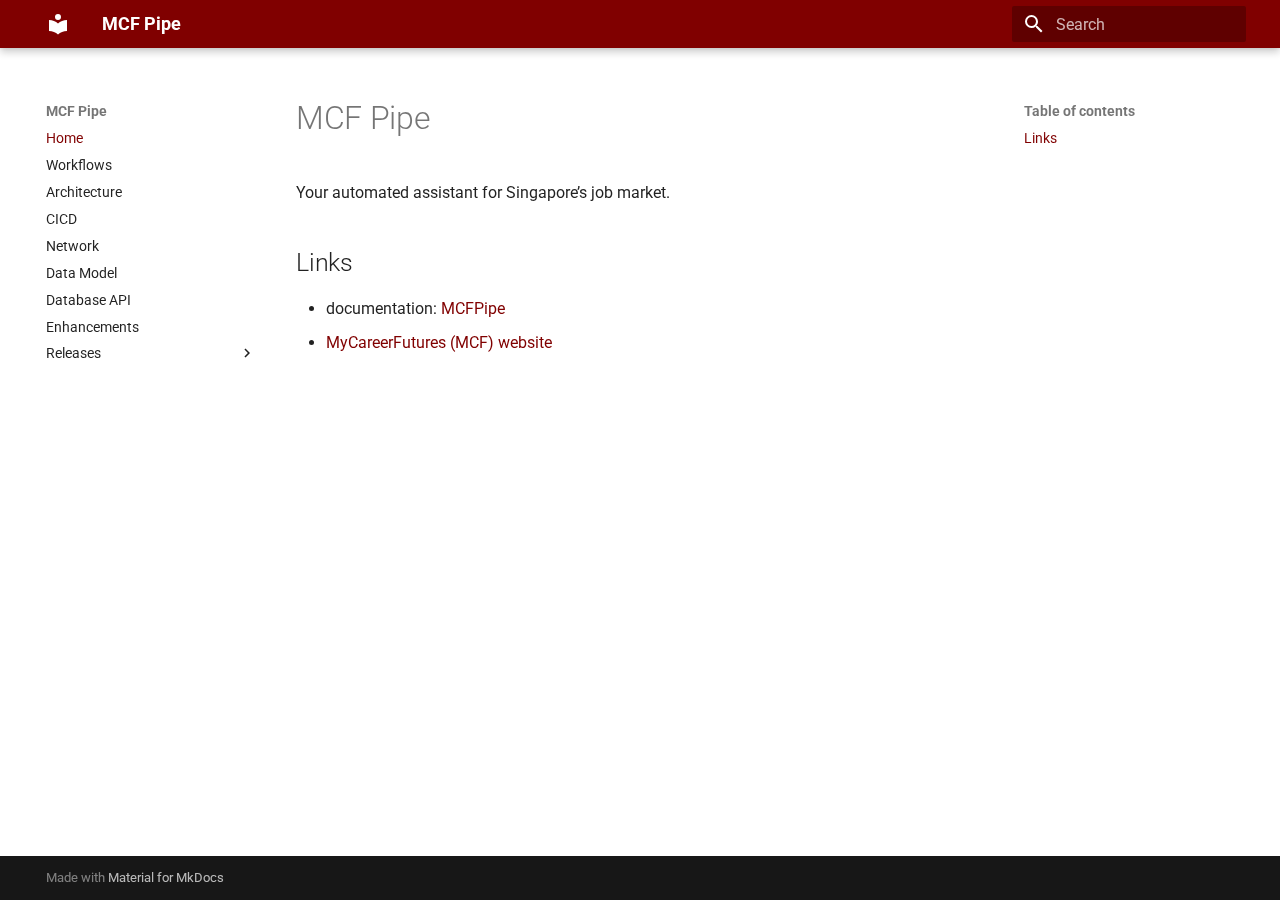
<file: index.html>
<!doctype html>
<html lang="en" class="no-js">
  <head>
    
      <meta charset="utf-8">
      <meta name="viewport" content="width=device-width,initial-scale=1">
      
      
      
      
      
        <link rel="next" href="workflows/">
      
      
      <link rel="icon" href="assets/images/favicon.png">
      <meta name="generator" content="mkdocs-1.6.1, mkdocs-material-9.6.16">
    
    
      
        <title>MCF Pipe</title>
      
    
    
      <link rel="stylesheet" href="assets/stylesheets/main.7e37652d.min.css">
      
        
        <link rel="stylesheet" href="assets/stylesheets/palette.06af60db.min.css">
      
      


    
    
      
    
    
      
        
        
        <link rel="preconnect" href="https://fonts.gstatic.com" crossorigin>
        <link rel="stylesheet" href="https://fonts.googleapis.com/css?family=Roboto:300,300i,400,400i,700,700i%7CRoboto+Mono:400,400i,700,700i&display=fallback">
        <style>:root{--md-text-font:"Roboto";--md-code-font:"Roboto Mono"}</style>
      
    
    
      <link rel="stylesheet" href="stylesheets/overrides.css">
    
    <script>__md_scope=new URL(".",location),__md_hash=e=>[...e].reduce(((e,_)=>(e<<5)-e+_.charCodeAt(0)),0),__md_get=(e,_=localStorage,t=__md_scope)=>JSON.parse(_.getItem(t.pathname+"."+e)),__md_set=(e,_,t=localStorage,a=__md_scope)=>{try{t.setItem(a.pathname+"."+e,JSON.stringify(_))}catch(e){}}</script>
    
      

    
    
    
  </head>
  
  
    
    
    
    
    
    <body dir="ltr" data-md-color-scheme="default" data-md-color-primary="custom" data-md-color-accent="custom">
  
    
    <input class="md-toggle" data-md-toggle="drawer" type="checkbox" id="__drawer" autocomplete="off">
    <input class="md-toggle" data-md-toggle="search" type="checkbox" id="__search" autocomplete="off">
    <label class="md-overlay" for="__drawer"></label>
    <div data-md-component="skip">
      
        
        <a href="#mcf-pipe" class="md-skip">
          Skip to content
        </a>
      
    </div>
    <div data-md-component="announce">
      
    </div>
    
    
      

  

<header class="md-header md-header--shadow" data-md-component="header">
  <nav class="md-header__inner md-grid" aria-label="Header">
    <a href="." title="MCF Pipe" class="md-header__button md-logo" aria-label="MCF Pipe" data-md-component="logo">
      
  
  <svg xmlns="http://www.w3.org/2000/svg" viewBox="0 0 24 24"><path d="M12 8a3 3 0 0 0 3-3 3 3 0 0 0-3-3 3 3 0 0 0-3 3 3 3 0 0 0 3 3m0 3.54C9.64 9.35 6.5 8 3 8v11c3.5 0 6.64 1.35 9 3.54 2.36-2.19 5.5-3.54 9-3.54V8c-3.5 0-6.64 1.35-9 3.54"/></svg>

    </a>
    <label class="md-header__button md-icon" for="__drawer">
      
      <svg xmlns="http://www.w3.org/2000/svg" viewBox="0 0 24 24"><path d="M3 6h18v2H3zm0 5h18v2H3zm0 5h18v2H3z"/></svg>
    </label>
    <div class="md-header__title" data-md-component="header-title">
      <div class="md-header__ellipsis">
        <div class="md-header__topic">
          <span class="md-ellipsis">
            MCF Pipe
          </span>
        </div>
        <div class="md-header__topic" data-md-component="header-topic">
          <span class="md-ellipsis">
            
              Home
            
          </span>
        </div>
      </div>
    </div>
    
      
    
    
    
    
      
      
        <label class="md-header__button md-icon" for="__search">
          
          <svg xmlns="http://www.w3.org/2000/svg" viewBox="0 0 24 24"><path d="M9.5 3A6.5 6.5 0 0 1 16 9.5c0 1.61-.59 3.09-1.56 4.23l.27.27h.79l5 5-1.5 1.5-5-5v-.79l-.27-.27A6.52 6.52 0 0 1 9.5 16 6.5 6.5 0 0 1 3 9.5 6.5 6.5 0 0 1 9.5 3m0 2C7 5 5 7 5 9.5S7 14 9.5 14 14 12 14 9.5 12 5 9.5 5"/></svg>
        </label>
        <div class="md-search" data-md-component="search" role="dialog">
  <label class="md-search__overlay" for="__search"></label>
  <div class="md-search__inner" role="search">
    <form class="md-search__form" name="search">
      <input type="text" class="md-search__input" name="query" aria-label="Search" placeholder="Search" autocapitalize="off" autocorrect="off" autocomplete="off" spellcheck="false" data-md-component="search-query" required>
      <label class="md-search__icon md-icon" for="__search">
        
        <svg xmlns="http://www.w3.org/2000/svg" viewBox="0 0 24 24"><path d="M9.5 3A6.5 6.5 0 0 1 16 9.5c0 1.61-.59 3.09-1.56 4.23l.27.27h.79l5 5-1.5 1.5-5-5v-.79l-.27-.27A6.52 6.52 0 0 1 9.5 16 6.5 6.5 0 0 1 3 9.5 6.5 6.5 0 0 1 9.5 3m0 2C7 5 5 7 5 9.5S7 14 9.5 14 14 12 14 9.5 12 5 9.5 5"/></svg>
        
        <svg xmlns="http://www.w3.org/2000/svg" viewBox="0 0 24 24"><path d="M20 11v2H8l5.5 5.5-1.42 1.42L4.16 12l7.92-7.92L13.5 5.5 8 11z"/></svg>
      </label>
      <nav class="md-search__options" aria-label="Search">
        
        <button type="reset" class="md-search__icon md-icon" title="Clear" aria-label="Clear" tabindex="-1">
          
          <svg xmlns="http://www.w3.org/2000/svg" viewBox="0 0 24 24"><path d="M19 6.41 17.59 5 12 10.59 6.41 5 5 6.41 10.59 12 5 17.59 6.41 19 12 13.41 17.59 19 19 17.59 13.41 12z"/></svg>
        </button>
      </nav>
      
    </form>
    <div class="md-search__output">
      <div class="md-search__scrollwrap" tabindex="0" data-md-scrollfix>
        <div class="md-search-result" data-md-component="search-result">
          <div class="md-search-result__meta">
            Initializing search
          </div>
          <ol class="md-search-result__list" role="presentation"></ol>
        </div>
      </div>
    </div>
  </div>
</div>
      
    
    
  </nav>
  
</header>
    
    <div class="md-container" data-md-component="container">
      
      
        
          
        
      
      <main class="md-main" data-md-component="main">
        <div class="md-main__inner md-grid">
          
            
              
              <div class="md-sidebar md-sidebar--primary" data-md-component="sidebar" data-md-type="navigation" >
                <div class="md-sidebar__scrollwrap">
                  <div class="md-sidebar__inner">
                    



<nav class="md-nav md-nav--primary" aria-label="Navigation" data-md-level="0">
  <label class="md-nav__title" for="__drawer">
    <a href="." title="MCF Pipe" class="md-nav__button md-logo" aria-label="MCF Pipe" data-md-component="logo">
      
  
  <svg xmlns="http://www.w3.org/2000/svg" viewBox="0 0 24 24"><path d="M12 8a3 3 0 0 0 3-3 3 3 0 0 0-3-3 3 3 0 0 0-3 3 3 3 0 0 0 3 3m0 3.54C9.64 9.35 6.5 8 3 8v11c3.5 0 6.64 1.35 9 3.54 2.36-2.19 5.5-3.54 9-3.54V8c-3.5 0-6.64 1.35-9 3.54"/></svg>

    </a>
    MCF Pipe
  </label>
  
  <ul class="md-nav__list" data-md-scrollfix>
    
      
      
  
  
    
  
  
  
    <li class="md-nav__item md-nav__item--active">
      
      <input class="md-nav__toggle md-toggle" type="checkbox" id="__toc">
      
      
        
      
      
        <label class="md-nav__link md-nav__link--active" for="__toc">
          
  
  
  <span class="md-ellipsis">
    Home
    
  </span>
  

          <span class="md-nav__icon md-icon"></span>
        </label>
      
      <a href="." class="md-nav__link md-nav__link--active">
        
  
  
  <span class="md-ellipsis">
    Home
    
  </span>
  

      </a>
      
        

<nav class="md-nav md-nav--secondary" aria-label="Table of contents">
  
  
  
    
  
  
    <label class="md-nav__title" for="__toc">
      <span class="md-nav__icon md-icon"></span>
      Table of contents
    </label>
    <ul class="md-nav__list" data-md-component="toc" data-md-scrollfix>
      
        <li class="md-nav__item">
  <a href="#links" class="md-nav__link">
    <span class="md-ellipsis">
      Links
    </span>
  </a>
  
</li>
      
    </ul>
  
</nav>
      
    </li>
  

    
      
      
  
  
  
  
    <li class="md-nav__item">
      <a href="workflows/" class="md-nav__link">
        
  
  
  <span class="md-ellipsis">
    Workflows
    
  </span>
  

      </a>
    </li>
  

    
      
      
  
  
  
  
    <li class="md-nav__item">
      <a href="architecture/" class="md-nav__link">
        
  
  
  <span class="md-ellipsis">
    Architecture
    
  </span>
  

      </a>
    </li>
  

    
      
      
  
  
  
  
    <li class="md-nav__item">
      <a href="cicd/" class="md-nav__link">
        
  
  
  <span class="md-ellipsis">
    CICD
    
  </span>
  

      </a>
    </li>
  

    
      
      
  
  
  
  
    <li class="md-nav__item">
      <a href="network/" class="md-nav__link">
        
  
  
  <span class="md-ellipsis">
    Network
    
  </span>
  

      </a>
    </li>
  

    
      
      
  
  
  
  
    <li class="md-nav__item">
      <a href="data_model/" class="md-nav__link">
        
  
  
  <span class="md-ellipsis">
    Data Model
    
  </span>
  

      </a>
    </li>
  

    
      
      
  
  
  
  
    <li class="md-nav__item">
      <a href="database_api/" class="md-nav__link">
        
  
  
  <span class="md-ellipsis">
    Database API
    
  </span>
  

      </a>
    </li>
  

    
      
      
  
  
  
  
    <li class="md-nav__item">
      <a href="enhancements/" class="md-nav__link">
        
  
  
  <span class="md-ellipsis">
    Enhancements
    
  </span>
  

      </a>
    </li>
  

    
      
      
  
  
  
  
    
    
    
    
    
    <li class="md-nav__item md-nav__item--nested">
      
        
        
        <input class="md-nav__toggle md-toggle " type="checkbox" id="__nav_9" >
        
          
          <label class="md-nav__link" for="__nav_9" id="__nav_9_label" tabindex="0">
            
  
  
  <span class="md-ellipsis">
    Releases
    
  </span>
  

            <span class="md-nav__icon md-icon"></span>
          </label>
        
        <nav class="md-nav" data-md-level="1" aria-labelledby="__nav_9_label" aria-expanded="false">
          <label class="md-nav__title" for="__nav_9">
            <span class="md-nav__icon md-icon"></span>
            Releases
          </label>
          <ul class="md-nav__list" data-md-scrollfix>
            
              
                
  
  
  
  
    <li class="md-nav__item">
      <a href="releases/010_cloud_infra/" class="md-nav__link">
        
  
  
  <span class="md-ellipsis">
    0.1.0
    
  </span>
  

      </a>
    </li>
  

              
            
          </ul>
        </nav>
      
    </li>
  

    
  </ul>
</nav>
                  </div>
                </div>
              </div>
            
            
              
              <div class="md-sidebar md-sidebar--secondary" data-md-component="sidebar" data-md-type="toc" >
                <div class="md-sidebar__scrollwrap">
                  <div class="md-sidebar__inner">
                    

<nav class="md-nav md-nav--secondary" aria-label="Table of contents">
  
  
  
    
  
  
    <label class="md-nav__title" for="__toc">
      <span class="md-nav__icon md-icon"></span>
      Table of contents
    </label>
    <ul class="md-nav__list" data-md-component="toc" data-md-scrollfix>
      
        <li class="md-nav__item">
  <a href="#links" class="md-nav__link">
    <span class="md-ellipsis">
      Links
    </span>
  </a>
  
</li>
      
    </ul>
  
</nav>
                  </div>
                </div>
              </div>
            
          
          
            <div class="md-content" data-md-component="content">
              <article class="md-content__inner md-typeset">
                
                  



<h1 id="mcf-pipe">MCF Pipe</h1>
<p>Your automated assistant for Singapore’s job market.</p>
<h2 id="links">Links</h2>
<ul>
<li>documentation: <a href="https://yayfalafels.github.io/mcfpipe/">MCFPipe</a></li>
<li><a href="https://www.mycareersfuture.gov.sg/">MyCareerFutures (MCF) website</a></li>
</ul>












                
              </article>
            </div>
          
          
<script>var target=document.getElementById(location.hash.slice(1));target&&target.name&&(target.checked=target.name.startsWith("__tabbed_"))</script>
        </div>
        
      </main>
      
        <footer class="md-footer">
  
  <div class="md-footer-meta md-typeset">
    <div class="md-footer-meta__inner md-grid">
      <div class="md-copyright">
  
  
    Made with
    <a href="https://squidfunk.github.io/mkdocs-material/" target="_blank" rel="noopener">
      Material for MkDocs
    </a>
  
</div>
      
    </div>
  </div>
</footer>
      
    </div>
    <div class="md-dialog" data-md-component="dialog">
      <div class="md-dialog__inner md-typeset"></div>
    </div>
    
    
    
      
      <script id="__config" type="application/json">{"base": ".", "features": [], "search": "assets/javascripts/workers/search.d50fe291.min.js", "tags": null, "translations": {"clipboard.copied": "Copied to clipboard", "clipboard.copy": "Copy to clipboard", "search.result.more.one": "1 more on this page", "search.result.more.other": "# more on this page", "search.result.none": "No matching documents", "search.result.one": "1 matching document", "search.result.other": "# matching documents", "search.result.placeholder": "Type to start searching", "search.result.term.missing": "Missing", "select.version": "Select version"}, "version": null}</script>
    
    
      <script src="assets/javascripts/bundle.50899def.min.js"></script>
      
    
  </body>
</html>
</file>
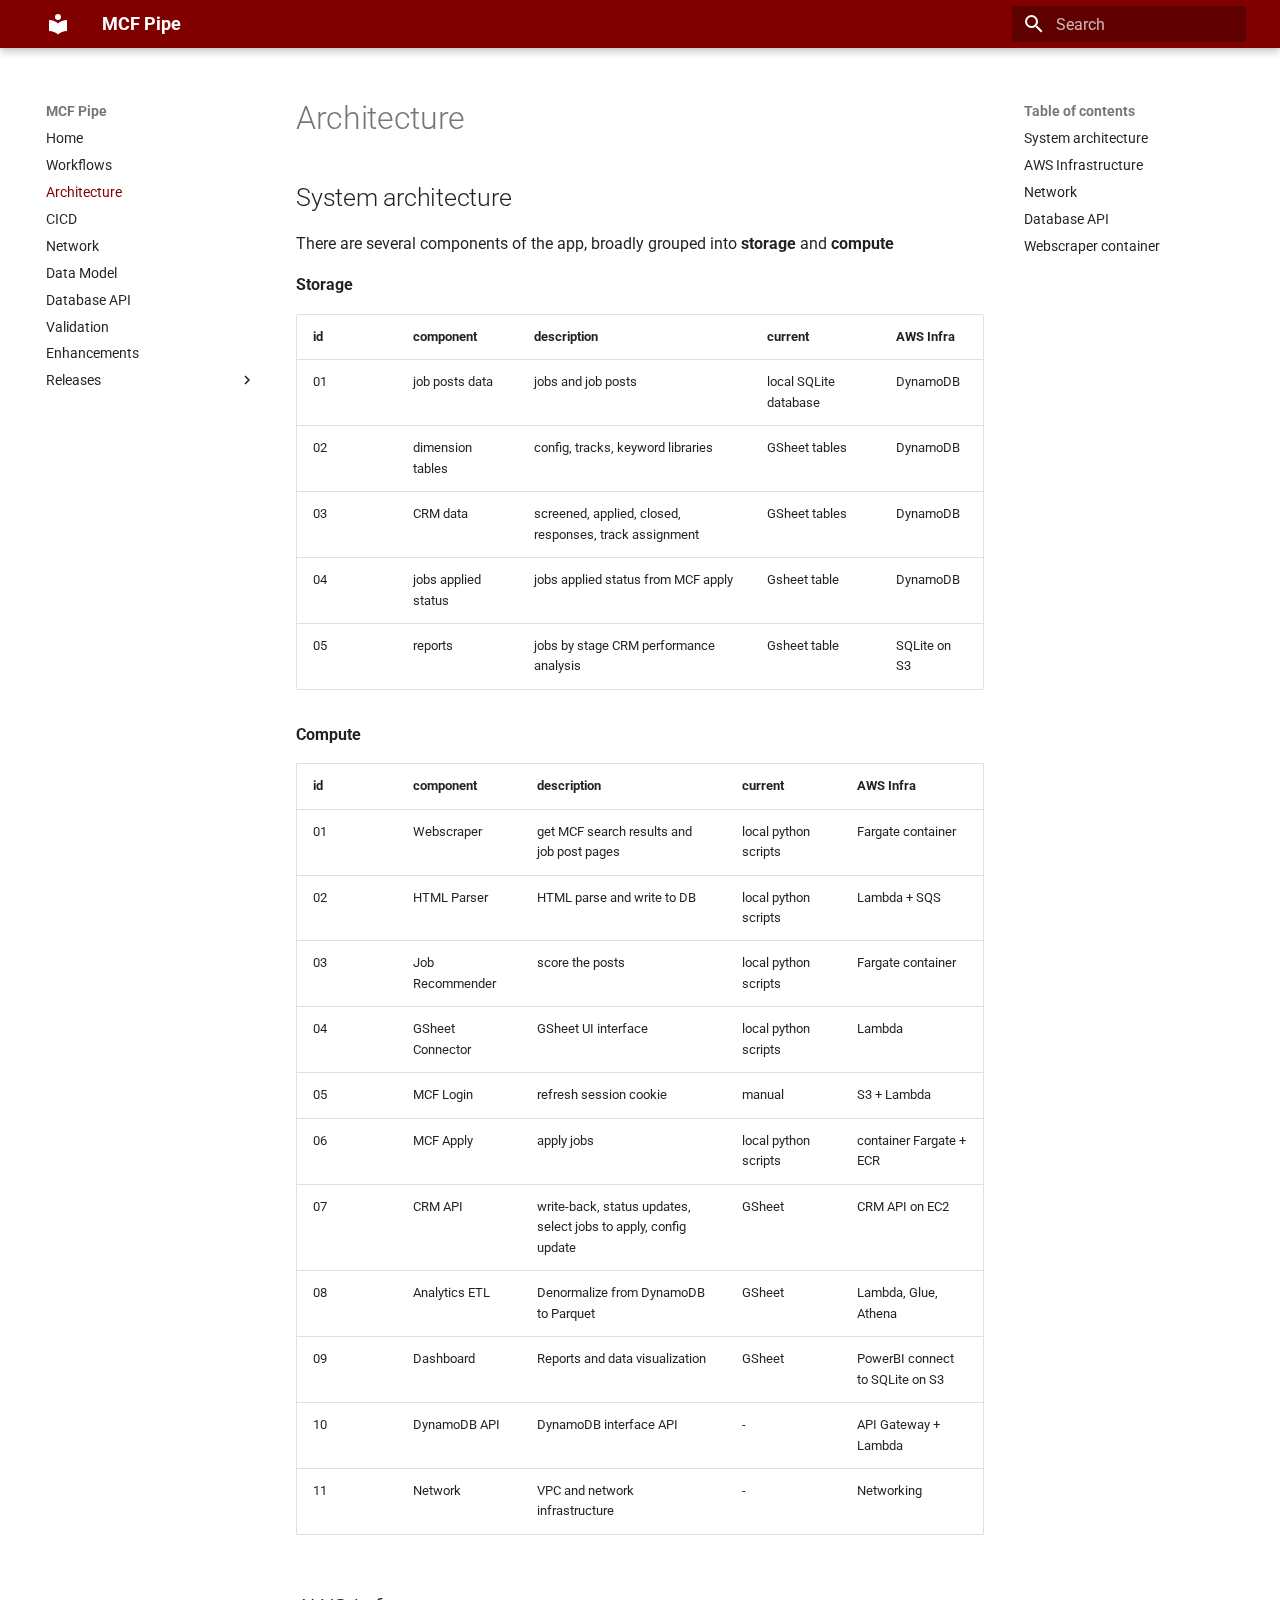
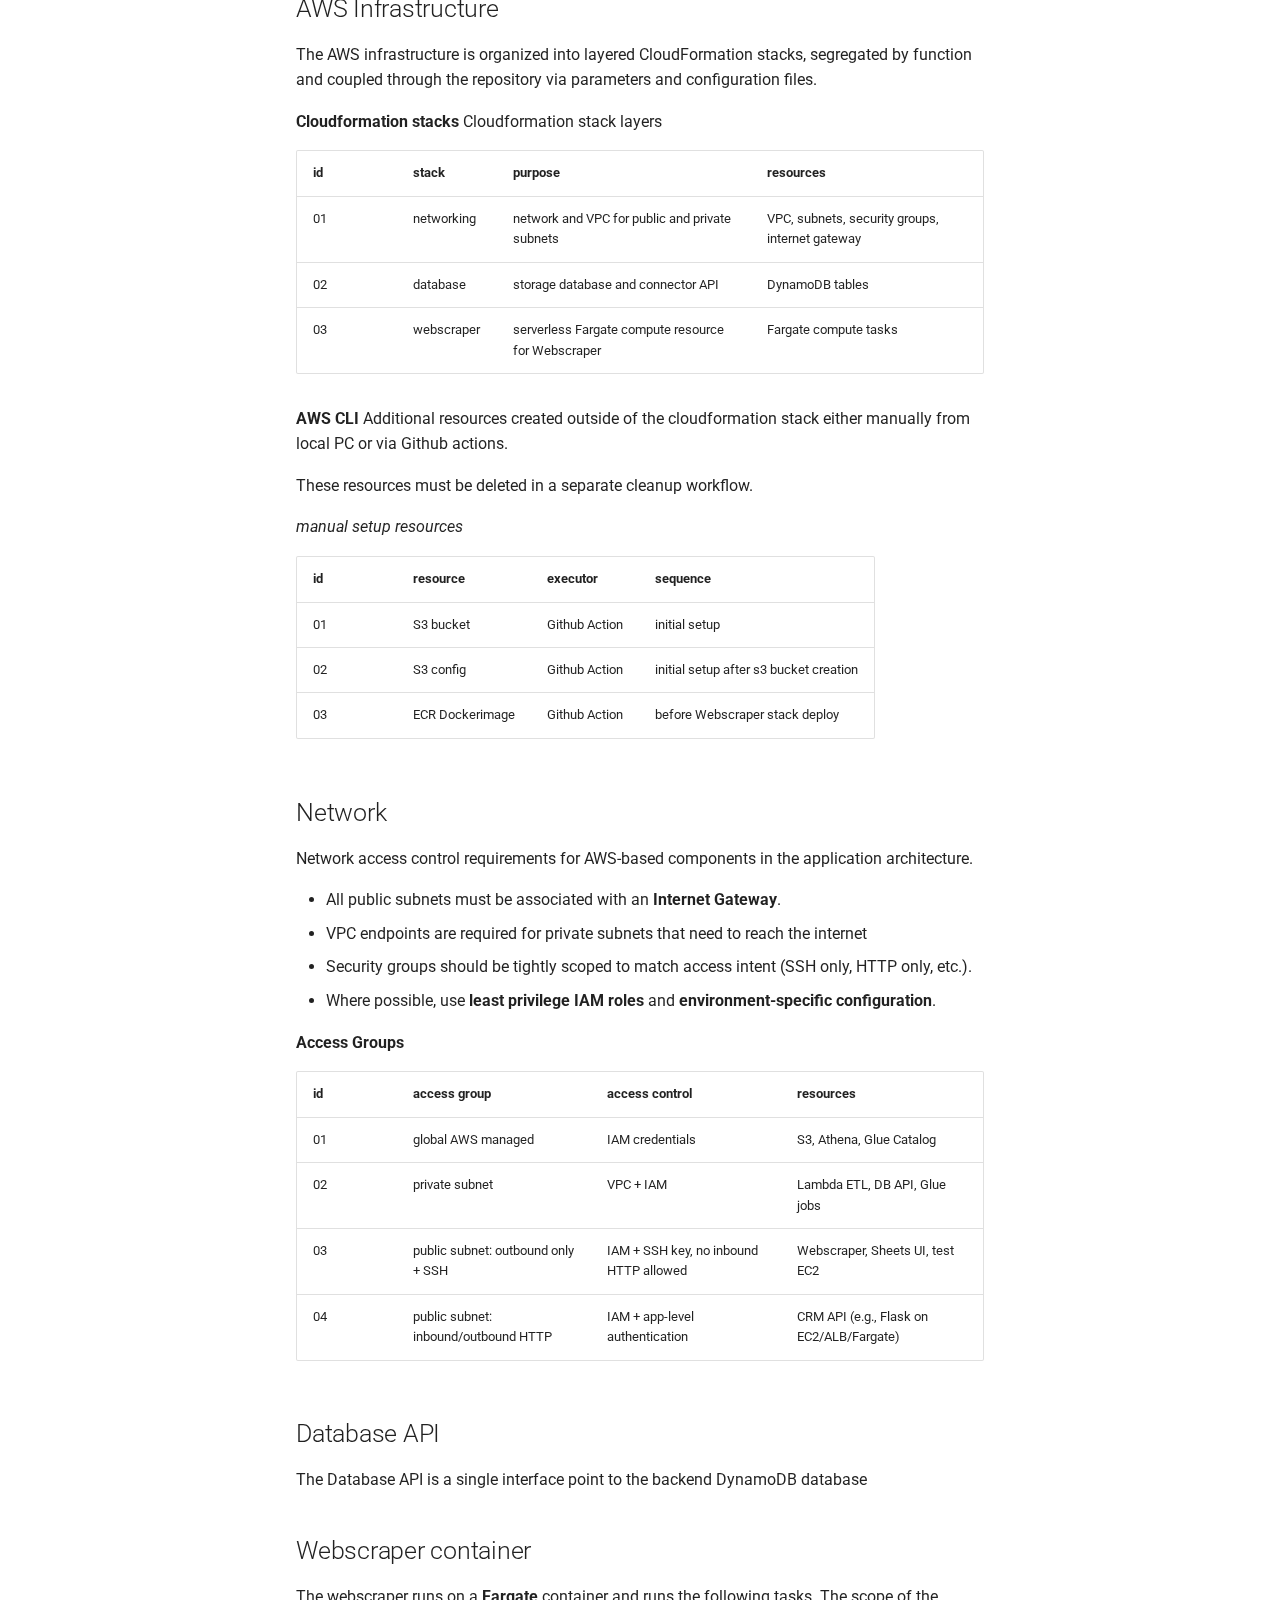
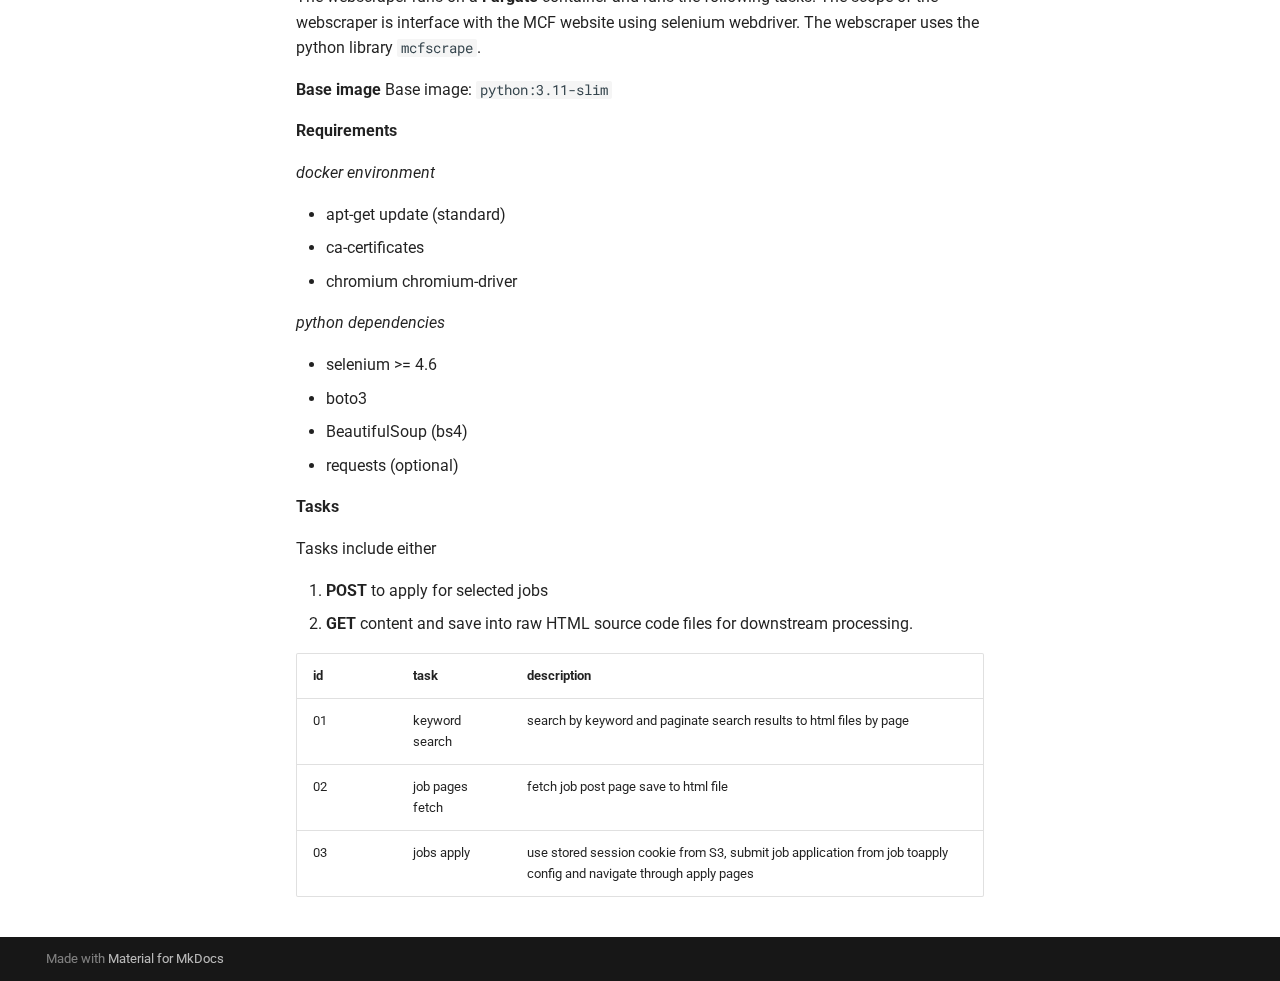
<file: architecture/index.html>
<!doctype html>
<html lang="en" class="no-js">
  <head>
    
      <meta charset="utf-8">
      <meta name="viewport" content="width=device-width,initial-scale=1">
      
      
      
      
        <link rel="prev" href="../workflows/">
      
      
        <link rel="next" href="../cicd/">
      
      
      <link rel="icon" href="../assets/images/favicon.png">
      <meta name="generator" content="mkdocs-1.6.1, mkdocs-material-9.6.16">
    
    
      
        <title>Architecture - MCF Pipe</title>
      
    
    
      <link rel="stylesheet" href="../assets/stylesheets/main.7e37652d.min.css">
      
        
        <link rel="stylesheet" href="../assets/stylesheets/palette.06af60db.min.css">
      
      


    
    
      
    
    
      
        
        
        <link rel="preconnect" href="https://fonts.gstatic.com" crossorigin>
        <link rel="stylesheet" href="https://fonts.googleapis.com/css?family=Roboto:300,300i,400,400i,700,700i%7CRoboto+Mono:400,400i,700,700i&display=fallback">
        <style>:root{--md-text-font:"Roboto";--md-code-font:"Roboto Mono"}</style>
      
    
    
      <link rel="stylesheet" href="../stylesheets/overrides.css">
    
    <script>__md_scope=new URL("..",location),__md_hash=e=>[...e].reduce(((e,_)=>(e<<5)-e+_.charCodeAt(0)),0),__md_get=(e,_=localStorage,t=__md_scope)=>JSON.parse(_.getItem(t.pathname+"."+e)),__md_set=(e,_,t=localStorage,a=__md_scope)=>{try{t.setItem(a.pathname+"."+e,JSON.stringify(_))}catch(e){}}</script>
    
      

    
    
    
  </head>
  
  
    
    
    
    
    
    <body dir="ltr" data-md-color-scheme="default" data-md-color-primary="custom" data-md-color-accent="custom">
  
    
    <input class="md-toggle" data-md-toggle="drawer" type="checkbox" id="__drawer" autocomplete="off">
    <input class="md-toggle" data-md-toggle="search" type="checkbox" id="__search" autocomplete="off">
    <label class="md-overlay" for="__drawer"></label>
    <div data-md-component="skip">
      
        
        <a href="#system-architecture" class="md-skip">
          Skip to content
        </a>
      
    </div>
    <div data-md-component="announce">
      
    </div>
    
    
      

  

<header class="md-header md-header--shadow" data-md-component="header">
  <nav class="md-header__inner md-grid" aria-label="Header">
    <a href=".." title="MCF Pipe" class="md-header__button md-logo" aria-label="MCF Pipe" data-md-component="logo">
      
  
  <svg xmlns="http://www.w3.org/2000/svg" viewBox="0 0 24 24"><path d="M12 8a3 3 0 0 0 3-3 3 3 0 0 0-3-3 3 3 0 0 0-3 3 3 3 0 0 0 3 3m0 3.54C9.64 9.35 6.5 8 3 8v11c3.5 0 6.64 1.35 9 3.54 2.36-2.19 5.5-3.54 9-3.54V8c-3.5 0-6.64 1.35-9 3.54"/></svg>

    </a>
    <label class="md-header__button md-icon" for="__drawer">
      
      <svg xmlns="http://www.w3.org/2000/svg" viewBox="0 0 24 24"><path d="M3 6h18v2H3zm0 5h18v2H3zm0 5h18v2H3z"/></svg>
    </label>
    <div class="md-header__title" data-md-component="header-title">
      <div class="md-header__ellipsis">
        <div class="md-header__topic">
          <span class="md-ellipsis">
            MCF Pipe
          </span>
        </div>
        <div class="md-header__topic" data-md-component="header-topic">
          <span class="md-ellipsis">
            
              Architecture
            
          </span>
        </div>
      </div>
    </div>
    
      
    
    
    
    
      
      
        <label class="md-header__button md-icon" for="__search">
          
          <svg xmlns="http://www.w3.org/2000/svg" viewBox="0 0 24 24"><path d="M9.5 3A6.5 6.5 0 0 1 16 9.5c0 1.61-.59 3.09-1.56 4.23l.27.27h.79l5 5-1.5 1.5-5-5v-.79l-.27-.27A6.52 6.52 0 0 1 9.5 16 6.5 6.5 0 0 1 3 9.5 6.5 6.5 0 0 1 9.5 3m0 2C7 5 5 7 5 9.5S7 14 9.5 14 14 12 14 9.5 12 5 9.5 5"/></svg>
        </label>
        <div class="md-search" data-md-component="search" role="dialog">
  <label class="md-search__overlay" for="__search"></label>
  <div class="md-search__inner" role="search">
    <form class="md-search__form" name="search">
      <input type="text" class="md-search__input" name="query" aria-label="Search" placeholder="Search" autocapitalize="off" autocorrect="off" autocomplete="off" spellcheck="false" data-md-component="search-query" required>
      <label class="md-search__icon md-icon" for="__search">
        
        <svg xmlns="http://www.w3.org/2000/svg" viewBox="0 0 24 24"><path d="M9.5 3A6.5 6.5 0 0 1 16 9.5c0 1.61-.59 3.09-1.56 4.23l.27.27h.79l5 5-1.5 1.5-5-5v-.79l-.27-.27A6.52 6.52 0 0 1 9.5 16 6.5 6.5 0 0 1 3 9.5 6.5 6.5 0 0 1 9.5 3m0 2C7 5 5 7 5 9.5S7 14 9.5 14 14 12 14 9.5 12 5 9.5 5"/></svg>
        
        <svg xmlns="http://www.w3.org/2000/svg" viewBox="0 0 24 24"><path d="M20 11v2H8l5.5 5.5-1.42 1.42L4.16 12l7.92-7.92L13.5 5.5 8 11z"/></svg>
      </label>
      <nav class="md-search__options" aria-label="Search">
        
        <button type="reset" class="md-search__icon md-icon" title="Clear" aria-label="Clear" tabindex="-1">
          
          <svg xmlns="http://www.w3.org/2000/svg" viewBox="0 0 24 24"><path d="M19 6.41 17.59 5 12 10.59 6.41 5 5 6.41 10.59 12 5 17.59 6.41 19 12 13.41 17.59 19 19 17.59 13.41 12z"/></svg>
        </button>
      </nav>
      
    </form>
    <div class="md-search__output">
      <div class="md-search__scrollwrap" tabindex="0" data-md-scrollfix>
        <div class="md-search-result" data-md-component="search-result">
          <div class="md-search-result__meta">
            Initializing search
          </div>
          <ol class="md-search-result__list" role="presentation"></ol>
        </div>
      </div>
    </div>
  </div>
</div>
      
    
    
  </nav>
  
</header>
    
    <div class="md-container" data-md-component="container">
      
      
        
          
        
      
      <main class="md-main" data-md-component="main">
        <div class="md-main__inner md-grid">
          
            
              
              <div class="md-sidebar md-sidebar--primary" data-md-component="sidebar" data-md-type="navigation" >
                <div class="md-sidebar__scrollwrap">
                  <div class="md-sidebar__inner">
                    



<nav class="md-nav md-nav--primary" aria-label="Navigation" data-md-level="0">
  <label class="md-nav__title" for="__drawer">
    <a href=".." title="MCF Pipe" class="md-nav__button md-logo" aria-label="MCF Pipe" data-md-component="logo">
      
  
  <svg xmlns="http://www.w3.org/2000/svg" viewBox="0 0 24 24"><path d="M12 8a3 3 0 0 0 3-3 3 3 0 0 0-3-3 3 3 0 0 0-3 3 3 3 0 0 0 3 3m0 3.54C9.64 9.35 6.5 8 3 8v11c3.5 0 6.64 1.35 9 3.54 2.36-2.19 5.5-3.54 9-3.54V8c-3.5 0-6.64 1.35-9 3.54"/></svg>

    </a>
    MCF Pipe
  </label>
  
  <ul class="md-nav__list" data-md-scrollfix>
    
      
      
  
  
  
  
    <li class="md-nav__item">
      <a href=".." class="md-nav__link">
        
  
  
  <span class="md-ellipsis">
    Home
    
  </span>
  

      </a>
    </li>
  

    
      
      
  
  
  
  
    <li class="md-nav__item">
      <a href="../workflows/" class="md-nav__link">
        
  
  
  <span class="md-ellipsis">
    Workflows
    
  </span>
  

      </a>
    </li>
  

    
      
      
  
  
    
  
  
  
    <li class="md-nav__item md-nav__item--active">
      
      <input class="md-nav__toggle md-toggle" type="checkbox" id="__toc">
      
      
      
        <label class="md-nav__link md-nav__link--active" for="__toc">
          
  
  
  <span class="md-ellipsis">
    Architecture
    
  </span>
  

          <span class="md-nav__icon md-icon"></span>
        </label>
      
      <a href="./" class="md-nav__link md-nav__link--active">
        
  
  
  <span class="md-ellipsis">
    Architecture
    
  </span>
  

      </a>
      
        

<nav class="md-nav md-nav--secondary" aria-label="Table of contents">
  
  
  
  
    <label class="md-nav__title" for="__toc">
      <span class="md-nav__icon md-icon"></span>
      Table of contents
    </label>
    <ul class="md-nav__list" data-md-component="toc" data-md-scrollfix>
      
        <li class="md-nav__item">
  <a href="#system-architecture" class="md-nav__link">
    <span class="md-ellipsis">
      System architecture
    </span>
  </a>
  
</li>
      
        <li class="md-nav__item">
  <a href="#aws-infrastructure" class="md-nav__link">
    <span class="md-ellipsis">
      AWS Infrastructure
    </span>
  </a>
  
</li>
      
        <li class="md-nav__item">
  <a href="#network" class="md-nav__link">
    <span class="md-ellipsis">
      Network
    </span>
  </a>
  
</li>
      
        <li class="md-nav__item">
  <a href="#database-api" class="md-nav__link">
    <span class="md-ellipsis">
      Database API
    </span>
  </a>
  
</li>
      
        <li class="md-nav__item">
  <a href="#webscraper-container" class="md-nav__link">
    <span class="md-ellipsis">
      Webscraper container
    </span>
  </a>
  
</li>
      
    </ul>
  
</nav>
      
    </li>
  

    
      
      
  
  
  
  
    <li class="md-nav__item">
      <a href="../cicd/" class="md-nav__link">
        
  
  
  <span class="md-ellipsis">
    CICD
    
  </span>
  

      </a>
    </li>
  

    
      
      
  
  
  
  
    <li class="md-nav__item">
      <a href="../network/" class="md-nav__link">
        
  
  
  <span class="md-ellipsis">
    Network
    
  </span>
  

      </a>
    </li>
  

    
      
      
  
  
  
  
    <li class="md-nav__item">
      <a href="../data_model/" class="md-nav__link">
        
  
  
  <span class="md-ellipsis">
    Data Model
    
  </span>
  

      </a>
    </li>
  

    
      
      
  
  
  
  
    <li class="md-nav__item">
      <a href="../database_api/" class="md-nav__link">
        
  
  
  <span class="md-ellipsis">
    Database API
    
  </span>
  

      </a>
    </li>
  

    
      
      
  
  
  
  
    <li class="md-nav__item">
      <a href="../validation/" class="md-nav__link">
        
  
  
  <span class="md-ellipsis">
    Validation
    
  </span>
  

      </a>
    </li>
  

    
      
      
  
  
  
  
    <li class="md-nav__item">
      <a href="../enhancements/" class="md-nav__link">
        
  
  
  <span class="md-ellipsis">
    Enhancements
    
  </span>
  

      </a>
    </li>
  

    
      
      
  
  
  
  
    
    
    
    
    
    <li class="md-nav__item md-nav__item--nested">
      
        
        
        <input class="md-nav__toggle md-toggle " type="checkbox" id="__nav_10" >
        
          
          <label class="md-nav__link" for="__nav_10" id="__nav_10_label" tabindex="0">
            
  
  
  <span class="md-ellipsis">
    Releases
    
  </span>
  

            <span class="md-nav__icon md-icon"></span>
          </label>
        
        <nav class="md-nav" data-md-level="1" aria-labelledby="__nav_10_label" aria-expanded="false">
          <label class="md-nav__title" for="__nav_10">
            <span class="md-nav__icon md-icon"></span>
            Releases
          </label>
          <ul class="md-nav__list" data-md-scrollfix>
            
              
                
  
  
  
  
    <li class="md-nav__item">
      <a href="../releases/010_cloud_infra/" class="md-nav__link">
        
  
  
  <span class="md-ellipsis">
    0.1.0
    
  </span>
  

      </a>
    </li>
  

              
            
          </ul>
        </nav>
      
    </li>
  

    
  </ul>
</nav>
                  </div>
                </div>
              </div>
            
            
              
              <div class="md-sidebar md-sidebar--secondary" data-md-component="sidebar" data-md-type="toc" >
                <div class="md-sidebar__scrollwrap">
                  <div class="md-sidebar__inner">
                    

<nav class="md-nav md-nav--secondary" aria-label="Table of contents">
  
  
  
  
    <label class="md-nav__title" for="__toc">
      <span class="md-nav__icon md-icon"></span>
      Table of contents
    </label>
    <ul class="md-nav__list" data-md-component="toc" data-md-scrollfix>
      
        <li class="md-nav__item">
  <a href="#system-architecture" class="md-nav__link">
    <span class="md-ellipsis">
      System architecture
    </span>
  </a>
  
</li>
      
        <li class="md-nav__item">
  <a href="#aws-infrastructure" class="md-nav__link">
    <span class="md-ellipsis">
      AWS Infrastructure
    </span>
  </a>
  
</li>
      
        <li class="md-nav__item">
  <a href="#network" class="md-nav__link">
    <span class="md-ellipsis">
      Network
    </span>
  </a>
  
</li>
      
        <li class="md-nav__item">
  <a href="#database-api" class="md-nav__link">
    <span class="md-ellipsis">
      Database API
    </span>
  </a>
  
</li>
      
        <li class="md-nav__item">
  <a href="#webscraper-container" class="md-nav__link">
    <span class="md-ellipsis">
      Webscraper container
    </span>
  </a>
  
</li>
      
    </ul>
  
</nav>
                  </div>
                </div>
              </div>
            
          
          
            <div class="md-content" data-md-component="content">
              <article class="md-content__inner md-typeset">
                
                  



  <h1>Architecture</h1>

<h2 id="system-architecture">System architecture</h2>
<p>There are several components of the app, broadly grouped into <strong>storage</strong> and <strong>compute</strong></p>
<p><strong>Storage</strong></p>
<table>
<thead>
<tr>
<th>id</th>
<th>component</th>
<th>description</th>
<th>current</th>
<th>AWS Infra</th>
</tr>
</thead>
<tbody>
<tr>
<td>01</td>
<td>job posts data</td>
<td>jobs and job posts</td>
<td>local SQLite database</td>
<td>DynamoDB</td>
</tr>
<tr>
<td>02</td>
<td>dimension tables</td>
<td>config, tracks, keyword libraries</td>
<td>GSheet tables</td>
<td>DynamoDB</td>
</tr>
<tr>
<td>03</td>
<td>CRM data</td>
<td>screened, applied, closed, responses, track assignment</td>
<td>GSheet tables</td>
<td>DynamoDB</td>
</tr>
<tr>
<td>04</td>
<td>jobs applied status</td>
<td>jobs applied status from MCF apply</td>
<td>Gsheet table</td>
<td>DynamoDB</td>
</tr>
<tr>
<td>05</td>
<td>reports</td>
<td>jobs by stage CRM performance analysis</td>
<td>Gsheet table</td>
<td>SQLite on S3</td>
</tr>
</tbody>
</table>
<p><strong>Compute</strong></p>
<table>
<thead>
<tr>
<th>id</th>
<th>component</th>
<th>description</th>
<th>current</th>
<th>AWS Infra</th>
</tr>
</thead>
<tbody>
<tr>
<td>01</td>
<td>Webscraper</td>
<td>get MCF search results and job post pages</td>
<td>local python scripts</td>
<td>Fargate container</td>
</tr>
<tr>
<td>02</td>
<td>HTML Parser</td>
<td>HTML parse and write to DB</td>
<td>local python scripts</td>
<td>Lambda + SQS</td>
</tr>
<tr>
<td>03</td>
<td>Job Recommender</td>
<td>score the posts</td>
<td>local python scripts</td>
<td>Fargate container</td>
</tr>
<tr>
<td>04</td>
<td>GSheet Connector</td>
<td>GSheet UI interface</td>
<td>local python scripts</td>
<td>Lambda</td>
</tr>
<tr>
<td>05</td>
<td>MCF Login</td>
<td>refresh session cookie</td>
<td>manual</td>
<td>S3 + Lambda</td>
</tr>
<tr>
<td>06</td>
<td>MCF Apply</td>
<td>apply jobs</td>
<td>local python scripts</td>
<td>container Fargate + ECR</td>
</tr>
<tr>
<td>07</td>
<td>CRM API</td>
<td>write-back, status updates, select jobs to apply, config update</td>
<td>GSheet</td>
<td>CRM API on EC2</td>
</tr>
<tr>
<td>08</td>
<td>Analytics ETL</td>
<td>Denormalize from DynamoDB to Parquet</td>
<td>GSheet</td>
<td>Lambda, Glue, Athena</td>
</tr>
<tr>
<td>09</td>
<td>Dashboard</td>
<td>Reports and data visualization</td>
<td>GSheet</td>
<td>PowerBI connect to SQLite on S3</td>
</tr>
<tr>
<td>10</td>
<td>DynamoDB API</td>
<td>DynamoDB interface API</td>
<td>-</td>
<td>API Gateway + Lambda</td>
</tr>
<tr>
<td>11</td>
<td>Network</td>
<td>VPC and network infrastructure</td>
<td>-</td>
<td>Networking</td>
</tr>
</tbody>
</table>
<h2 id="aws-infrastructure">AWS Infrastructure</h2>
<p>The AWS infrastructure is organized into layered CloudFormation stacks, segregated by function and coupled through the repository via parameters and configuration files.</p>
<p><strong>Cloudformation stacks</strong>
Cloudformation stack layers</p>
<table>
<thead>
<tr>
<th>id</th>
<th>stack</th>
<th>purpose</th>
<th>resources</th>
</tr>
</thead>
<tbody>
<tr>
<td>01</td>
<td>networking</td>
<td>network and VPC for public and private subnets</td>
<td>VPC, subnets, security groups, internet gateway</td>
</tr>
<tr>
<td>02</td>
<td>database</td>
<td>storage database and connector API</td>
<td>DynamoDB tables</td>
</tr>
<tr>
<td>03</td>
<td>webscraper</td>
<td>serverless Fargate compute resource for Webscraper</td>
<td>Fargate compute tasks</td>
</tr>
</tbody>
</table>
<p><strong>AWS CLI</strong>
Additional resources created outside of the cloudformation stack either manually from local PC or via Github actions. </p>
<p>These resources must be deleted in a separate cleanup workflow.</p>
<p><em>manual setup resources</em></p>
<table>
<thead>
<tr>
<th>id</th>
<th>resource</th>
<th>executor</th>
<th>sequence</th>
</tr>
</thead>
<tbody>
<tr>
<td>01</td>
<td>S3 bucket</td>
<td>Github Action</td>
<td>initial setup</td>
</tr>
<tr>
<td>02</td>
<td>S3 config</td>
<td>Github Action</td>
<td>initial setup after s3 bucket creation</td>
</tr>
<tr>
<td>03</td>
<td>ECR Dockerimage</td>
<td>Github Action</td>
<td>before Webscraper stack deploy</td>
</tr>
</tbody>
</table>
<h2 id="network">Network</h2>
<p>Network access control requirements for AWS-based components in the application architecture. </p>
<ul>
<li>All public subnets must be associated with an <strong>Internet Gateway</strong>.</li>
<li>VPC endpoints are required for private subnets that need to reach the internet</li>
<li>Security groups should be tightly scoped to match access intent (SSH only, HTTP only, etc.).</li>
<li>Where possible, use <strong>least privilege IAM roles</strong> and <strong>environment-specific configuration</strong>.</li>
</ul>
<p><strong>Access Groups</strong></p>
<table>
<thead>
<tr>
<th>id</th>
<th>access group</th>
<th>access control</th>
<th>resources</th>
</tr>
</thead>
<tbody>
<tr>
<td>01</td>
<td>global AWS managed</td>
<td>IAM credentials</td>
<td>S3, Athena, Glue Catalog</td>
</tr>
<tr>
<td>02</td>
<td>private subnet</td>
<td>VPC + IAM</td>
<td>Lambda ETL, DB API, Glue jobs</td>
</tr>
<tr>
<td>03</td>
<td>public subnet: outbound only + SSH</td>
<td>IAM + SSH key, no inbound HTTP allowed</td>
<td>Webscraper, Sheets UI, test EC2</td>
</tr>
<tr>
<td>04</td>
<td>public subnet: inbound/outbound HTTP</td>
<td>IAM + app-level authentication</td>
<td>CRM API (e.g., Flask on EC2/ALB/Fargate)</td>
</tr>
</tbody>
</table>
<h2 id="database-api">Database API</h2>
<p>The Database API is a single interface point to the backend DynamoDB database</p>
<h2 id="webscraper-container">Webscraper container</h2>
<p>The webscraper runs on a <strong>Fargate</strong> container and runs the following tasks.
The scope of the webscraper is interface with the MCF website using selenium webdriver.
The webscraper uses the python library <code>mcfscrape</code>.</p>
<p><strong>Base image</strong>
Base image: <code>python:3.11-slim</code></p>
<p><strong>Requirements</strong></p>
<p><em>docker environment</em></p>
<ul>
<li>apt-get update (standard)</li>
<li>ca-certificates</li>
<li>chromium chromium-driver</li>
</ul>
<p><em>python dependencies</em></p>
<ul>
<li>selenium &gt;= 4.6</li>
<li>boto3</li>
<li>BeautifulSoup (bs4)</li>
<li>requests (optional)</li>
</ul>
<p><strong>Tasks</strong></p>
<p>Tasks include either</p>
<ol>
<li><strong>POST</strong> to apply for selected jobs</li>
<li><strong>GET</strong> content and save into raw HTML source code files for downstream processing.</li>
</ol>
<table>
<thead>
<tr>
<th>id</th>
<th>task</th>
<th>description</th>
</tr>
</thead>
<tbody>
<tr>
<td>01</td>
<td>keyword search</td>
<td>search by keyword and paginate search results to html files by page</td>
</tr>
<tr>
<td>02</td>
<td>job pages fetch</td>
<td>fetch job post page save to html file</td>
</tr>
<tr>
<td>03</td>
<td>jobs apply</td>
<td>use stored session cookie from S3, submit job application from job toapply config and navigate through apply pages</td>
</tr>
</tbody>
</table>












                
              </article>
            </div>
          
          
<script>var target=document.getElementById(location.hash.slice(1));target&&target.name&&(target.checked=target.name.startsWith("__tabbed_"))</script>
        </div>
        
      </main>
      
        <footer class="md-footer">
  
  <div class="md-footer-meta md-typeset">
    <div class="md-footer-meta__inner md-grid">
      <div class="md-copyright">
  
  
    Made with
    <a href="https://squidfunk.github.io/mkdocs-material/" target="_blank" rel="noopener">
      Material for MkDocs
    </a>
  
</div>
      
    </div>
  </div>
</footer>
      
    </div>
    <div class="md-dialog" data-md-component="dialog">
      <div class="md-dialog__inner md-typeset"></div>
    </div>
    
    
    
      
      <script id="__config" type="application/json">{"base": "..", "features": [], "search": "../assets/javascripts/workers/search.d50fe291.min.js", "tags": null, "translations": {"clipboard.copied": "Copied to clipboard", "clipboard.copy": "Copy to clipboard", "search.result.more.one": "1 more on this page", "search.result.more.other": "# more on this page", "search.result.none": "No matching documents", "search.result.one": "1 matching document", "search.result.other": "# matching documents", "search.result.placeholder": "Type to start searching", "search.result.term.missing": "Missing", "select.version": "Select version"}, "version": null}</script>
    
    
      <script src="../assets/javascripts/bundle.50899def.min.js"></script>
      
    
  </body>
</html>
</file>
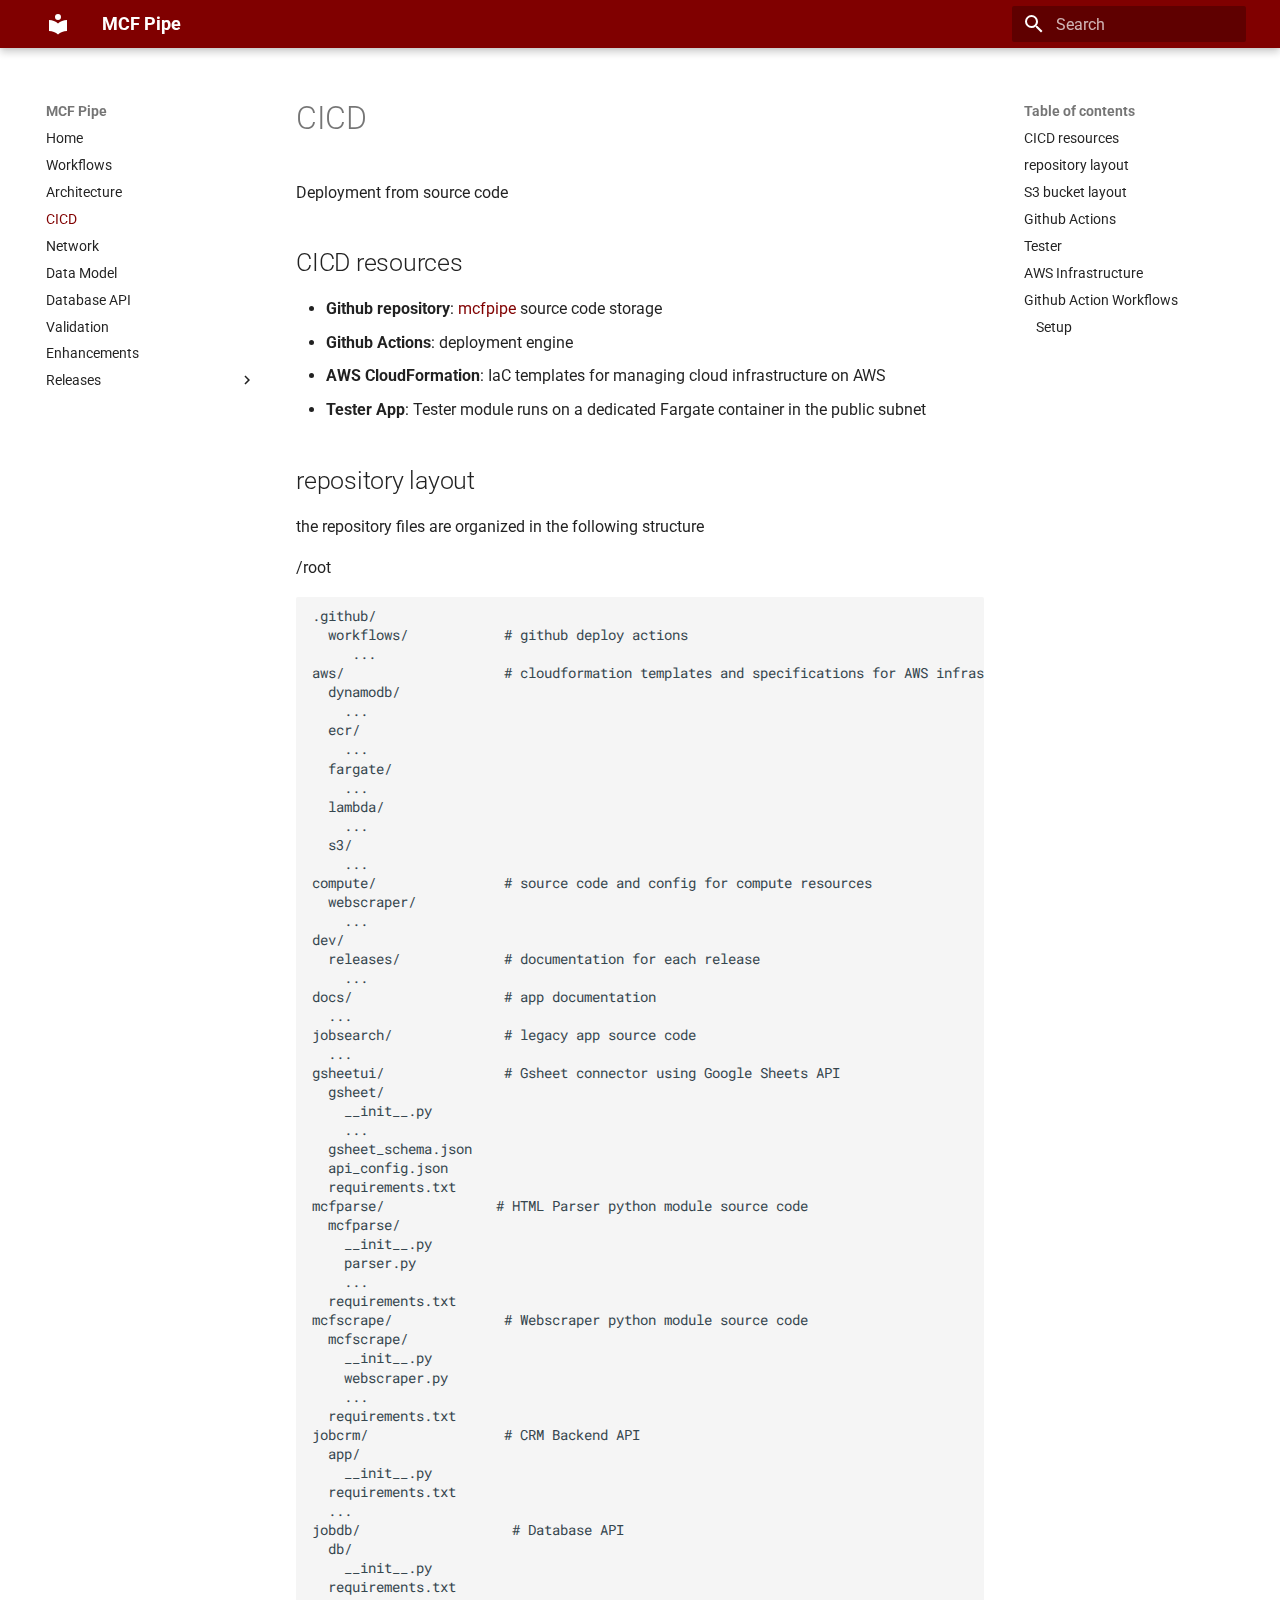
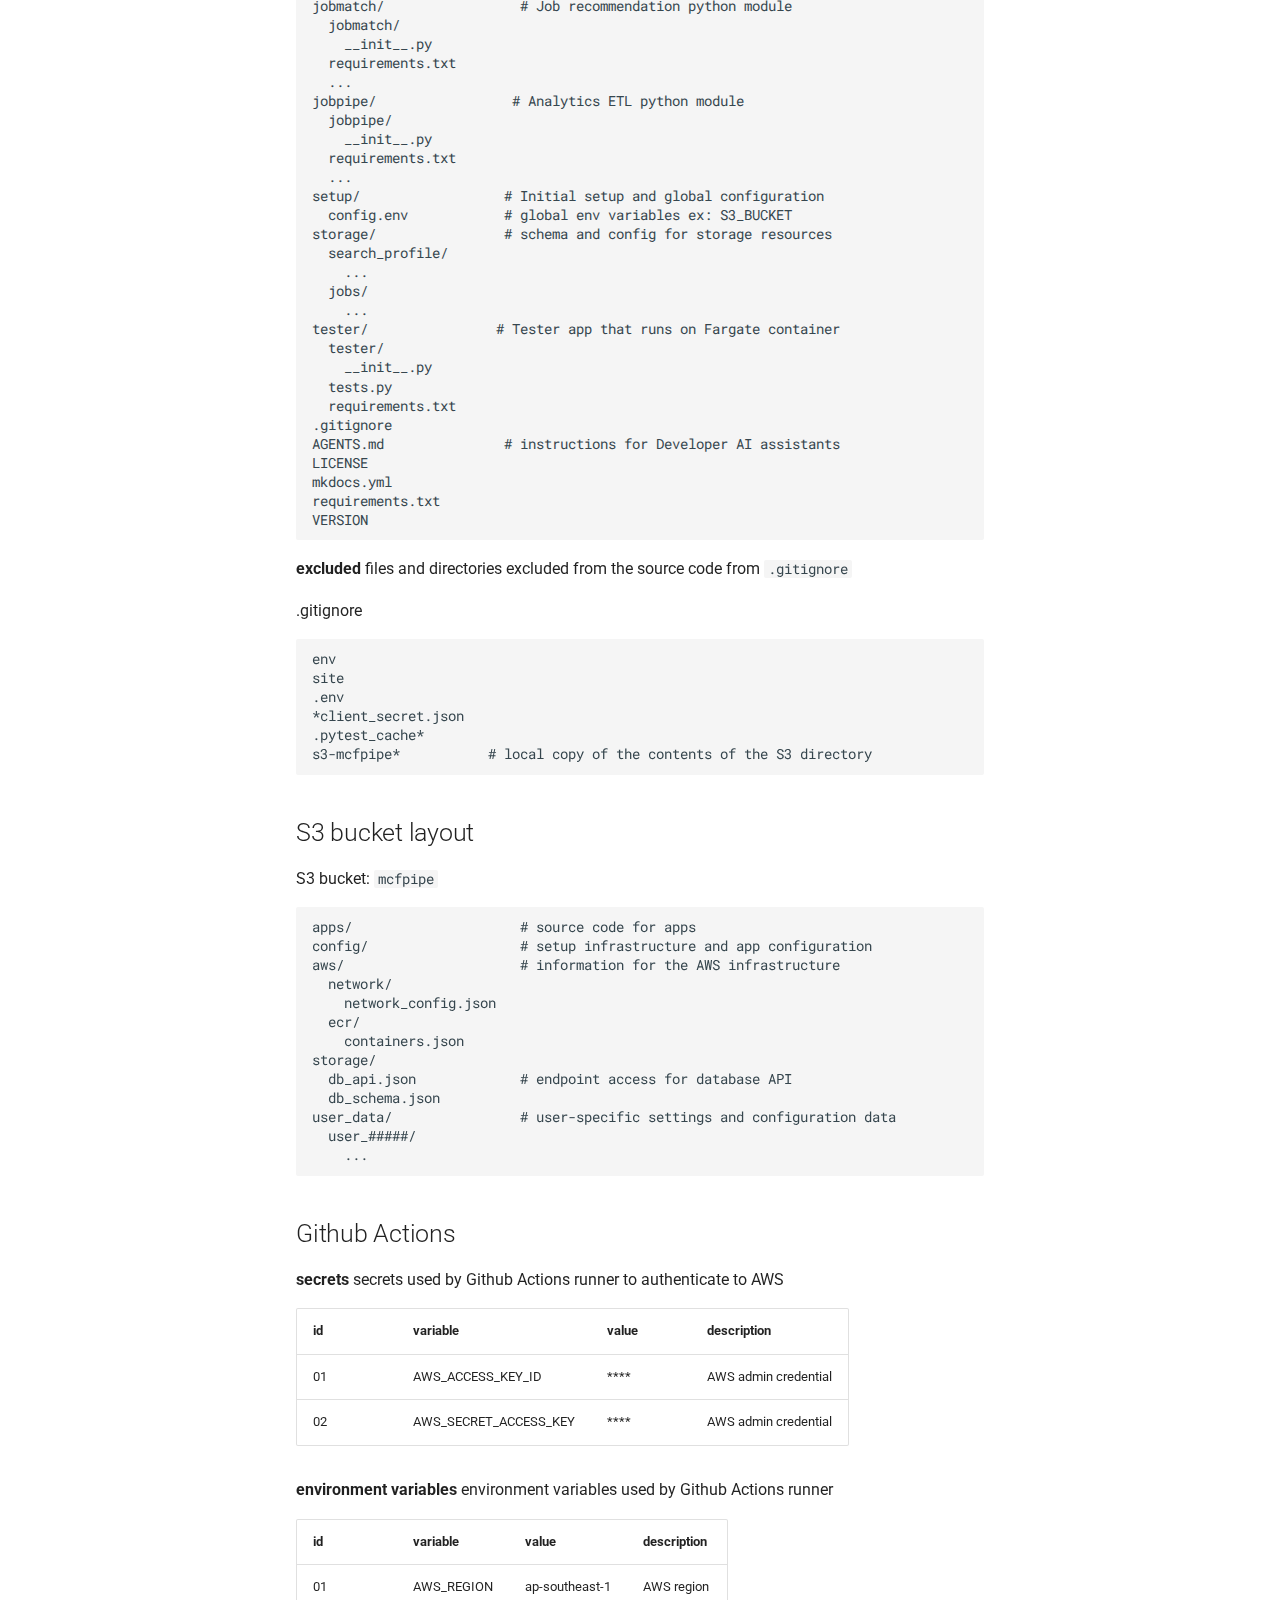
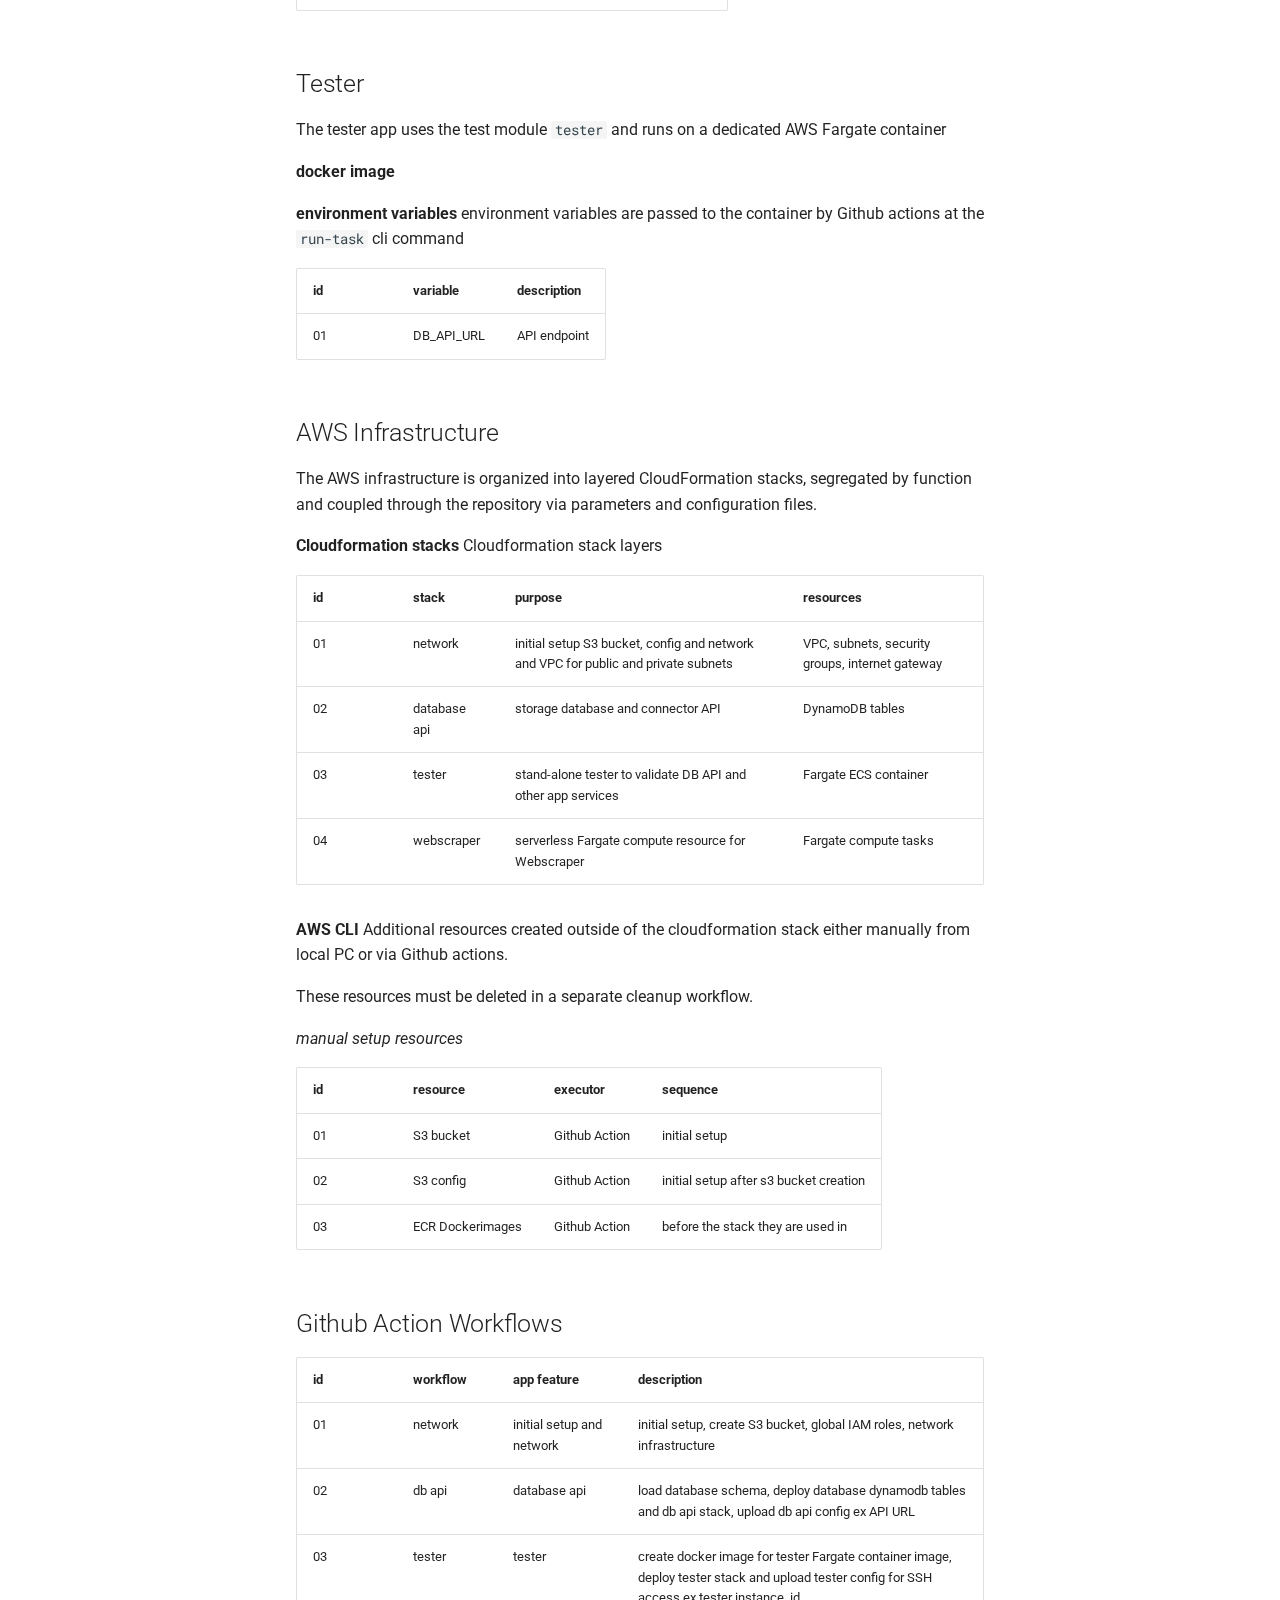
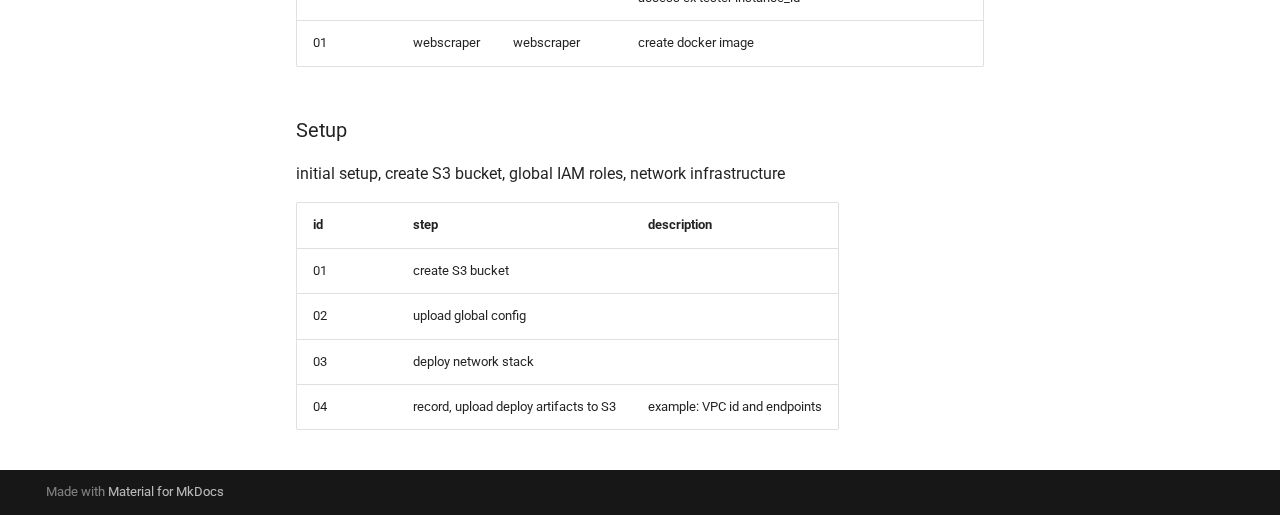
<file: cicd/index.html>
<!doctype html>
<html lang="en" class="no-js">
  <head>
    
      <meta charset="utf-8">
      <meta name="viewport" content="width=device-width,initial-scale=1">
      
      
      
      
        <link rel="prev" href="../architecture/">
      
      
        <link rel="next" href="../network/">
      
      
      <link rel="icon" href="../assets/images/favicon.png">
      <meta name="generator" content="mkdocs-1.6.1, mkdocs-material-9.6.16">
    
    
      
        <title>CICD - MCF Pipe</title>
      
    
    
      <link rel="stylesheet" href="../assets/stylesheets/main.7e37652d.min.css">
      
        
        <link rel="stylesheet" href="../assets/stylesheets/palette.06af60db.min.css">
      
      


    
    
      
    
    
      
        
        
        <link rel="preconnect" href="https://fonts.gstatic.com" crossorigin>
        <link rel="stylesheet" href="https://fonts.googleapis.com/css?family=Roboto:300,300i,400,400i,700,700i%7CRoboto+Mono:400,400i,700,700i&display=fallback">
        <style>:root{--md-text-font:"Roboto";--md-code-font:"Roboto Mono"}</style>
      
    
    
      <link rel="stylesheet" href="../stylesheets/overrides.css">
    
    <script>__md_scope=new URL("..",location),__md_hash=e=>[...e].reduce(((e,_)=>(e<<5)-e+_.charCodeAt(0)),0),__md_get=(e,_=localStorage,t=__md_scope)=>JSON.parse(_.getItem(t.pathname+"."+e)),__md_set=(e,_,t=localStorage,a=__md_scope)=>{try{t.setItem(a.pathname+"."+e,JSON.stringify(_))}catch(e){}}</script>
    
      

    
    
    
  </head>
  
  
    
    
    
    
    
    <body dir="ltr" data-md-color-scheme="default" data-md-color-primary="custom" data-md-color-accent="custom">
  
    
    <input class="md-toggle" data-md-toggle="drawer" type="checkbox" id="__drawer" autocomplete="off">
    <input class="md-toggle" data-md-toggle="search" type="checkbox" id="__search" autocomplete="off">
    <label class="md-overlay" for="__drawer"></label>
    <div data-md-component="skip">
      
        
        <a href="#cicd" class="md-skip">
          Skip to content
        </a>
      
    </div>
    <div data-md-component="announce">
      
    </div>
    
    
      

  

<header class="md-header md-header--shadow" data-md-component="header">
  <nav class="md-header__inner md-grid" aria-label="Header">
    <a href=".." title="MCF Pipe" class="md-header__button md-logo" aria-label="MCF Pipe" data-md-component="logo">
      
  
  <svg xmlns="http://www.w3.org/2000/svg" viewBox="0 0 24 24"><path d="M12 8a3 3 0 0 0 3-3 3 3 0 0 0-3-3 3 3 0 0 0-3 3 3 3 0 0 0 3 3m0 3.54C9.64 9.35 6.5 8 3 8v11c3.5 0 6.64 1.35 9 3.54 2.36-2.19 5.5-3.54 9-3.54V8c-3.5 0-6.64 1.35-9 3.54"/></svg>

    </a>
    <label class="md-header__button md-icon" for="__drawer">
      
      <svg xmlns="http://www.w3.org/2000/svg" viewBox="0 0 24 24"><path d="M3 6h18v2H3zm0 5h18v2H3zm0 5h18v2H3z"/></svg>
    </label>
    <div class="md-header__title" data-md-component="header-title">
      <div class="md-header__ellipsis">
        <div class="md-header__topic">
          <span class="md-ellipsis">
            MCF Pipe
          </span>
        </div>
        <div class="md-header__topic" data-md-component="header-topic">
          <span class="md-ellipsis">
            
              CICD
            
          </span>
        </div>
      </div>
    </div>
    
      
    
    
    
    
      
      
        <label class="md-header__button md-icon" for="__search">
          
          <svg xmlns="http://www.w3.org/2000/svg" viewBox="0 0 24 24"><path d="M9.5 3A6.5 6.5 0 0 1 16 9.5c0 1.61-.59 3.09-1.56 4.23l.27.27h.79l5 5-1.5 1.5-5-5v-.79l-.27-.27A6.52 6.52 0 0 1 9.5 16 6.5 6.5 0 0 1 3 9.5 6.5 6.5 0 0 1 9.5 3m0 2C7 5 5 7 5 9.5S7 14 9.5 14 14 12 14 9.5 12 5 9.5 5"/></svg>
        </label>
        <div class="md-search" data-md-component="search" role="dialog">
  <label class="md-search__overlay" for="__search"></label>
  <div class="md-search__inner" role="search">
    <form class="md-search__form" name="search">
      <input type="text" class="md-search__input" name="query" aria-label="Search" placeholder="Search" autocapitalize="off" autocorrect="off" autocomplete="off" spellcheck="false" data-md-component="search-query" required>
      <label class="md-search__icon md-icon" for="__search">
        
        <svg xmlns="http://www.w3.org/2000/svg" viewBox="0 0 24 24"><path d="M9.5 3A6.5 6.5 0 0 1 16 9.5c0 1.61-.59 3.09-1.56 4.23l.27.27h.79l5 5-1.5 1.5-5-5v-.79l-.27-.27A6.52 6.52 0 0 1 9.5 16 6.5 6.5 0 0 1 3 9.5 6.5 6.5 0 0 1 9.5 3m0 2C7 5 5 7 5 9.5S7 14 9.5 14 14 12 14 9.5 12 5 9.5 5"/></svg>
        
        <svg xmlns="http://www.w3.org/2000/svg" viewBox="0 0 24 24"><path d="M20 11v2H8l5.5 5.5-1.42 1.42L4.16 12l7.92-7.92L13.5 5.5 8 11z"/></svg>
      </label>
      <nav class="md-search__options" aria-label="Search">
        
        <button type="reset" class="md-search__icon md-icon" title="Clear" aria-label="Clear" tabindex="-1">
          
          <svg xmlns="http://www.w3.org/2000/svg" viewBox="0 0 24 24"><path d="M19 6.41 17.59 5 12 10.59 6.41 5 5 6.41 10.59 12 5 17.59 6.41 19 12 13.41 17.59 19 19 17.59 13.41 12z"/></svg>
        </button>
      </nav>
      
    </form>
    <div class="md-search__output">
      <div class="md-search__scrollwrap" tabindex="0" data-md-scrollfix>
        <div class="md-search-result" data-md-component="search-result">
          <div class="md-search-result__meta">
            Initializing search
          </div>
          <ol class="md-search-result__list" role="presentation"></ol>
        </div>
      </div>
    </div>
  </div>
</div>
      
    
    
  </nav>
  
</header>
    
    <div class="md-container" data-md-component="container">
      
      
        
          
        
      
      <main class="md-main" data-md-component="main">
        <div class="md-main__inner md-grid">
          
            
              
              <div class="md-sidebar md-sidebar--primary" data-md-component="sidebar" data-md-type="navigation" >
                <div class="md-sidebar__scrollwrap">
                  <div class="md-sidebar__inner">
                    



<nav class="md-nav md-nav--primary" aria-label="Navigation" data-md-level="0">
  <label class="md-nav__title" for="__drawer">
    <a href=".." title="MCF Pipe" class="md-nav__button md-logo" aria-label="MCF Pipe" data-md-component="logo">
      
  
  <svg xmlns="http://www.w3.org/2000/svg" viewBox="0 0 24 24"><path d="M12 8a3 3 0 0 0 3-3 3 3 0 0 0-3-3 3 3 0 0 0-3 3 3 3 0 0 0 3 3m0 3.54C9.64 9.35 6.5 8 3 8v11c3.5 0 6.64 1.35 9 3.54 2.36-2.19 5.5-3.54 9-3.54V8c-3.5 0-6.64 1.35-9 3.54"/></svg>

    </a>
    MCF Pipe
  </label>
  
  <ul class="md-nav__list" data-md-scrollfix>
    
      
      
  
  
  
  
    <li class="md-nav__item">
      <a href=".." class="md-nav__link">
        
  
  
  <span class="md-ellipsis">
    Home
    
  </span>
  

      </a>
    </li>
  

    
      
      
  
  
  
  
    <li class="md-nav__item">
      <a href="../workflows/" class="md-nav__link">
        
  
  
  <span class="md-ellipsis">
    Workflows
    
  </span>
  

      </a>
    </li>
  

    
      
      
  
  
  
  
    <li class="md-nav__item">
      <a href="../architecture/" class="md-nav__link">
        
  
  
  <span class="md-ellipsis">
    Architecture
    
  </span>
  

      </a>
    </li>
  

    
      
      
  
  
    
  
  
  
    <li class="md-nav__item md-nav__item--active">
      
      <input class="md-nav__toggle md-toggle" type="checkbox" id="__toc">
      
      
        
      
      
        <label class="md-nav__link md-nav__link--active" for="__toc">
          
  
  
  <span class="md-ellipsis">
    CICD
    
  </span>
  

          <span class="md-nav__icon md-icon"></span>
        </label>
      
      <a href="./" class="md-nav__link md-nav__link--active">
        
  
  
  <span class="md-ellipsis">
    CICD
    
  </span>
  

      </a>
      
        

<nav class="md-nav md-nav--secondary" aria-label="Table of contents">
  
  
  
    
  
  
    <label class="md-nav__title" for="__toc">
      <span class="md-nav__icon md-icon"></span>
      Table of contents
    </label>
    <ul class="md-nav__list" data-md-component="toc" data-md-scrollfix>
      
        <li class="md-nav__item">
  <a href="#cicd-resources" class="md-nav__link">
    <span class="md-ellipsis">
      CICD resources
    </span>
  </a>
  
</li>
      
        <li class="md-nav__item">
  <a href="#repository-layout" class="md-nav__link">
    <span class="md-ellipsis">
      repository layout
    </span>
  </a>
  
</li>
      
        <li class="md-nav__item">
  <a href="#s3-bucket-layout" class="md-nav__link">
    <span class="md-ellipsis">
      S3 bucket layout
    </span>
  </a>
  
</li>
      
        <li class="md-nav__item">
  <a href="#github-actions" class="md-nav__link">
    <span class="md-ellipsis">
      Github Actions
    </span>
  </a>
  
</li>
      
        <li class="md-nav__item">
  <a href="#tester" class="md-nav__link">
    <span class="md-ellipsis">
      Tester
    </span>
  </a>
  
</li>
      
        <li class="md-nav__item">
  <a href="#aws-infrastructure" class="md-nav__link">
    <span class="md-ellipsis">
      AWS Infrastructure
    </span>
  </a>
  
</li>
      
        <li class="md-nav__item">
  <a href="#github-action-workflows" class="md-nav__link">
    <span class="md-ellipsis">
      Github Action Workflows
    </span>
  </a>
  
    <nav class="md-nav" aria-label="Github Action Workflows">
      <ul class="md-nav__list">
        
          <li class="md-nav__item">
  <a href="#setup" class="md-nav__link">
    <span class="md-ellipsis">
      Setup
    </span>
  </a>
  
</li>
        
      </ul>
    </nav>
  
</li>
      
    </ul>
  
</nav>
      
    </li>
  

    
      
      
  
  
  
  
    <li class="md-nav__item">
      <a href="../network/" class="md-nav__link">
        
  
  
  <span class="md-ellipsis">
    Network
    
  </span>
  

      </a>
    </li>
  

    
      
      
  
  
  
  
    <li class="md-nav__item">
      <a href="../data_model/" class="md-nav__link">
        
  
  
  <span class="md-ellipsis">
    Data Model
    
  </span>
  

      </a>
    </li>
  

    
      
      
  
  
  
  
    <li class="md-nav__item">
      <a href="../database_api/" class="md-nav__link">
        
  
  
  <span class="md-ellipsis">
    Database API
    
  </span>
  

      </a>
    </li>
  

    
      
      
  
  
  
  
    <li class="md-nav__item">
      <a href="../validation/" class="md-nav__link">
        
  
  
  <span class="md-ellipsis">
    Validation
    
  </span>
  

      </a>
    </li>
  

    
      
      
  
  
  
  
    <li class="md-nav__item">
      <a href="../enhancements/" class="md-nav__link">
        
  
  
  <span class="md-ellipsis">
    Enhancements
    
  </span>
  

      </a>
    </li>
  

    
      
      
  
  
  
  
    
    
    
    
    
    <li class="md-nav__item md-nav__item--nested">
      
        
        
        <input class="md-nav__toggle md-toggle " type="checkbox" id="__nav_10" >
        
          
          <label class="md-nav__link" for="__nav_10" id="__nav_10_label" tabindex="0">
            
  
  
  <span class="md-ellipsis">
    Releases
    
  </span>
  

            <span class="md-nav__icon md-icon"></span>
          </label>
        
        <nav class="md-nav" data-md-level="1" aria-labelledby="__nav_10_label" aria-expanded="false">
          <label class="md-nav__title" for="__nav_10">
            <span class="md-nav__icon md-icon"></span>
            Releases
          </label>
          <ul class="md-nav__list" data-md-scrollfix>
            
              
                
  
  
  
  
    <li class="md-nav__item">
      <a href="../releases/010_cloud_infra/" class="md-nav__link">
        
  
  
  <span class="md-ellipsis">
    0.1.0
    
  </span>
  

      </a>
    </li>
  

              
            
          </ul>
        </nav>
      
    </li>
  

    
  </ul>
</nav>
                  </div>
                </div>
              </div>
            
            
              
              <div class="md-sidebar md-sidebar--secondary" data-md-component="sidebar" data-md-type="toc" >
                <div class="md-sidebar__scrollwrap">
                  <div class="md-sidebar__inner">
                    

<nav class="md-nav md-nav--secondary" aria-label="Table of contents">
  
  
  
    
  
  
    <label class="md-nav__title" for="__toc">
      <span class="md-nav__icon md-icon"></span>
      Table of contents
    </label>
    <ul class="md-nav__list" data-md-component="toc" data-md-scrollfix>
      
        <li class="md-nav__item">
  <a href="#cicd-resources" class="md-nav__link">
    <span class="md-ellipsis">
      CICD resources
    </span>
  </a>
  
</li>
      
        <li class="md-nav__item">
  <a href="#repository-layout" class="md-nav__link">
    <span class="md-ellipsis">
      repository layout
    </span>
  </a>
  
</li>
      
        <li class="md-nav__item">
  <a href="#s3-bucket-layout" class="md-nav__link">
    <span class="md-ellipsis">
      S3 bucket layout
    </span>
  </a>
  
</li>
      
        <li class="md-nav__item">
  <a href="#github-actions" class="md-nav__link">
    <span class="md-ellipsis">
      Github Actions
    </span>
  </a>
  
</li>
      
        <li class="md-nav__item">
  <a href="#tester" class="md-nav__link">
    <span class="md-ellipsis">
      Tester
    </span>
  </a>
  
</li>
      
        <li class="md-nav__item">
  <a href="#aws-infrastructure" class="md-nav__link">
    <span class="md-ellipsis">
      AWS Infrastructure
    </span>
  </a>
  
</li>
      
        <li class="md-nav__item">
  <a href="#github-action-workflows" class="md-nav__link">
    <span class="md-ellipsis">
      Github Action Workflows
    </span>
  </a>
  
    <nav class="md-nav" aria-label="Github Action Workflows">
      <ul class="md-nav__list">
        
          <li class="md-nav__item">
  <a href="#setup" class="md-nav__link">
    <span class="md-ellipsis">
      Setup
    </span>
  </a>
  
</li>
        
      </ul>
    </nav>
  
</li>
      
    </ul>
  
</nav>
                  </div>
                </div>
              </div>
            
          
          
            <div class="md-content" data-md-component="content">
              <article class="md-content__inner md-typeset">
                
                  



<h1 id="cicd">CICD</h1>
<p>Deployment from source code</p>
<h2 id="cicd-resources">CICD resources</h2>
<ul>
<li><strong>Github repository</strong>: <a href="https://github.com/yayfalafels/mcfpipe">mcfpipe</a> source code storage</li>
<li><strong>Github Actions</strong>: deployment engine</li>
<li><strong>AWS CloudFormation</strong>: IaC templates for managing cloud infrastructure on AWS</li>
<li><strong>Tester App</strong>: Tester module runs on a dedicated Fargate container in the public subnet</li>
</ul>
<h2 id="repository-layout">repository layout</h2>
<p>the repository files are organized in the following structure</p>
<p>/root
<div class="highlight"><pre><span></span><code>.github/
  workflows/            # github deploy actions
     ...
aws/                    # cloudformation templates and specifications for AWS infrastructure
  dynamodb/
    ...
  ecr/
    ...
  fargate/
    ...
  lambda/
    ...
  s3/
    ...
compute/                # source code and config for compute resources
  webscraper/
    ...
dev/
  releases/             # documentation for each release
    ...
docs/                   # app documentation
  ...
jobsearch/              # legacy app source code
  ...
gsheetui/               # Gsheet connector using Google Sheets API
  gsheet/
    __init__.py
    ...
  gsheet_schema.json
  api_config.json
  requirements.txt
mcfparse/              # HTML Parser python module source code
  mcfparse/
    __init__.py
    parser.py
    ...
  requirements.txt
mcfscrape/              # Webscraper python module source code
  mcfscrape/
    __init__.py
    webscraper.py
    ...
  requirements.txt
jobcrm/                 # CRM Backend API
  app/
    __init__.py
  requirements.txt
  ...
jobdb/                   # Database API
  db/
    __init__.py
  requirements.txt
jobmatch/                 # Job recommendation python module
  jobmatch/
    __init__.py
  requirements.txt
  ...
jobpipe/                 # Analytics ETL python module
  jobpipe/
    __init__.py
  requirements.txt
  ...
setup/                  # Initial setup and global configuration
  config.env            # global env variables ex: S3_BUCKET 
storage/                # schema and config for storage resources
  search_profile/
    ...
  jobs/
    ...  
tester/                # Tester app that runs on Fargate container
  tester/
    __init__.py
  tests.py
  requirements.txt
.gitignore
AGENTS.md               # instructions for Developer AI assistants
LICENSE
mkdocs.yml
requirements.txt
VERSION
</code></pre></div></p>
<p><strong>excluded</strong>
files and directories excluded from the source code from <code>.gitignore</code></p>
<p>.gitignore
<div class="highlight"><pre><span></span><code>env
site
.env
*client_secret.json
.pytest_cache*
s3-mcfpipe*           # local copy of the contents of the S3 directory
</code></pre></div></p>
<h2 id="s3-bucket-layout">S3 bucket layout</h2>
<p>S3 bucket: <code>mcfpipe</code>
<div class="highlight"><pre><span></span><code>apps/                     # source code for apps
config/                   # setup infrastructure and app configuration
aws/                      # information for the AWS infrastructure
  network/
    network_config.json
  ecr/
    containers.json
storage/
  db_api.json             # endpoint access for database API
  db_schema.json
user_data/                # user-specific settings and configuration data
  user_#####/
    ...
</code></pre></div></p>
<h2 id="github-actions">Github Actions</h2>
<p><strong>secrets</strong>
secrets used by Github Actions runner to authenticate to AWS</p>
<table>
<thead>
<tr>
<th>id</th>
<th>variable</th>
<th>value</th>
<th>description</th>
</tr>
</thead>
<tbody>
<tr>
<td>01</td>
<td>AWS_ACCESS_KEY_ID</td>
<td>****</td>
<td>AWS admin credential</td>
</tr>
<tr>
<td>02</td>
<td>AWS_SECRET_ACCESS_KEY</td>
<td>****</td>
<td>AWS admin credential</td>
</tr>
</tbody>
</table>
<p><strong>environment variables</strong>
environment variables used by Github Actions runner</p>
<table>
<thead>
<tr>
<th>id</th>
<th>variable</th>
<th>value</th>
<th>description</th>
</tr>
</thead>
<tbody>
<tr>
<td>01</td>
<td>AWS_REGION</td>
<td>ap-southeast-1</td>
<td>AWS region</td>
</tr>
</tbody>
</table>
<h2 id="tester">Tester</h2>
<p>The tester app uses the test module <code>tester</code> and runs on a dedicated AWS Fargate container</p>
<p><strong>docker image</strong></p>
<p><strong>environment variables</strong>
environment variables are passed to the container by Github actions at the <code>run-task</code> cli command</p>
<table>
<thead>
<tr>
<th>id</th>
<th>variable</th>
<th>description</th>
</tr>
</thead>
<tbody>
<tr>
<td>01</td>
<td>DB_API_URL</td>
<td>API endpoint</td>
</tr>
</tbody>
</table>
<h2 id="aws-infrastructure">AWS Infrastructure</h2>
<p>The AWS infrastructure is organized into layered CloudFormation stacks, segregated by function and coupled through the repository via parameters and configuration files.</p>
<p><strong>Cloudformation stacks</strong>
Cloudformation stack layers</p>
<table>
<thead>
<tr>
<th>id</th>
<th>stack</th>
<th>purpose</th>
<th>resources</th>
</tr>
</thead>
<tbody>
<tr>
<td>01</td>
<td>network</td>
<td>initial setup S3 bucket, config and network and VPC for public and private subnets</td>
<td>VPC, subnets, security groups, internet gateway</td>
</tr>
<tr>
<td>02</td>
<td>database api</td>
<td>storage database and connector API</td>
<td>DynamoDB tables</td>
</tr>
<tr>
<td>03</td>
<td>tester</td>
<td>stand-alone tester to validate DB API and other app services</td>
<td>Fargate ECS container</td>
</tr>
<tr>
<td>04</td>
<td>webscraper</td>
<td>serverless Fargate compute resource for Webscraper</td>
<td>Fargate compute tasks</td>
</tr>
</tbody>
</table>
<p><strong>AWS CLI</strong>
Additional resources created outside of the cloudformation stack either manually from local PC or via Github actions. </p>
<p>These resources must be deleted in a separate cleanup workflow.</p>
<p><em>manual setup resources</em></p>
<table>
<thead>
<tr>
<th>id</th>
<th>resource</th>
<th>executor</th>
<th>sequence</th>
</tr>
</thead>
<tbody>
<tr>
<td>01</td>
<td>S3 bucket</td>
<td>Github Action</td>
<td>initial setup</td>
</tr>
<tr>
<td>02</td>
<td>S3 config</td>
<td>Github Action</td>
<td>initial setup after s3 bucket creation</td>
</tr>
<tr>
<td>03</td>
<td>ECR Dockerimages</td>
<td>Github Action</td>
<td>before the stack they are used in</td>
</tr>
</tbody>
</table>
<h2 id="github-action-workflows">Github Action Workflows</h2>
<table>
<thead>
<tr>
<th>id</th>
<th>workflow</th>
<th>app feature</th>
<th>description</th>
</tr>
</thead>
<tbody>
<tr>
<td>01</td>
<td>network</td>
<td>initial setup and network</td>
<td>initial setup, create S3 bucket, global IAM roles, network infrastructure</td>
</tr>
<tr>
<td>02</td>
<td>db api</td>
<td>database api</td>
<td>load database schema, deploy database dynamodb tables and db api stack, upload db api config ex API URL</td>
</tr>
<tr>
<td>03</td>
<td>tester</td>
<td>tester</td>
<td>create docker image for tester Fargate container image, deploy tester stack and upload tester config for SSH access ex tester instance_id</td>
</tr>
<tr>
<td>01</td>
<td>webscraper</td>
<td>webscraper</td>
<td>create docker image</td>
</tr>
</tbody>
</table>
<h3 id="setup">Setup</h3>
<p>initial setup, create S3 bucket, global IAM roles, network infrastructure</p>
<table>
<thead>
<tr>
<th>id</th>
<th>step</th>
<th>description</th>
</tr>
</thead>
<tbody>
<tr>
<td>01</td>
<td>create S3 bucket</td>
<td></td>
</tr>
<tr>
<td>02</td>
<td>upload global config</td>
<td></td>
</tr>
<tr>
<td>03</td>
<td>deploy network stack</td>
<td></td>
</tr>
<tr>
<td>04</td>
<td>record, upload deploy artifacts to S3</td>
<td>example: VPC id and endpoints</td>
</tr>
</tbody>
</table>












                
              </article>
            </div>
          
          
<script>var target=document.getElementById(location.hash.slice(1));target&&target.name&&(target.checked=target.name.startsWith("__tabbed_"))</script>
        </div>
        
      </main>
      
        <footer class="md-footer">
  
  <div class="md-footer-meta md-typeset">
    <div class="md-footer-meta__inner md-grid">
      <div class="md-copyright">
  
  
    Made with
    <a href="https://squidfunk.github.io/mkdocs-material/" target="_blank" rel="noopener">
      Material for MkDocs
    </a>
  
</div>
      
    </div>
  </div>
</footer>
      
    </div>
    <div class="md-dialog" data-md-component="dialog">
      <div class="md-dialog__inner md-typeset"></div>
    </div>
    
    
    
      
      <script id="__config" type="application/json">{"base": "..", "features": [], "search": "../assets/javascripts/workers/search.d50fe291.min.js", "tags": null, "translations": {"clipboard.copied": "Copied to clipboard", "clipboard.copy": "Copy to clipboard", "search.result.more.one": "1 more on this page", "search.result.more.other": "# more on this page", "search.result.none": "No matching documents", "search.result.one": "1 matching document", "search.result.other": "# matching documents", "search.result.placeholder": "Type to start searching", "search.result.term.missing": "Missing", "select.version": "Select version"}, "version": null}</script>
    
    
      <script src="../assets/javascripts/bundle.50899def.min.js"></script>
      
    
  </body>
</html>
</file>
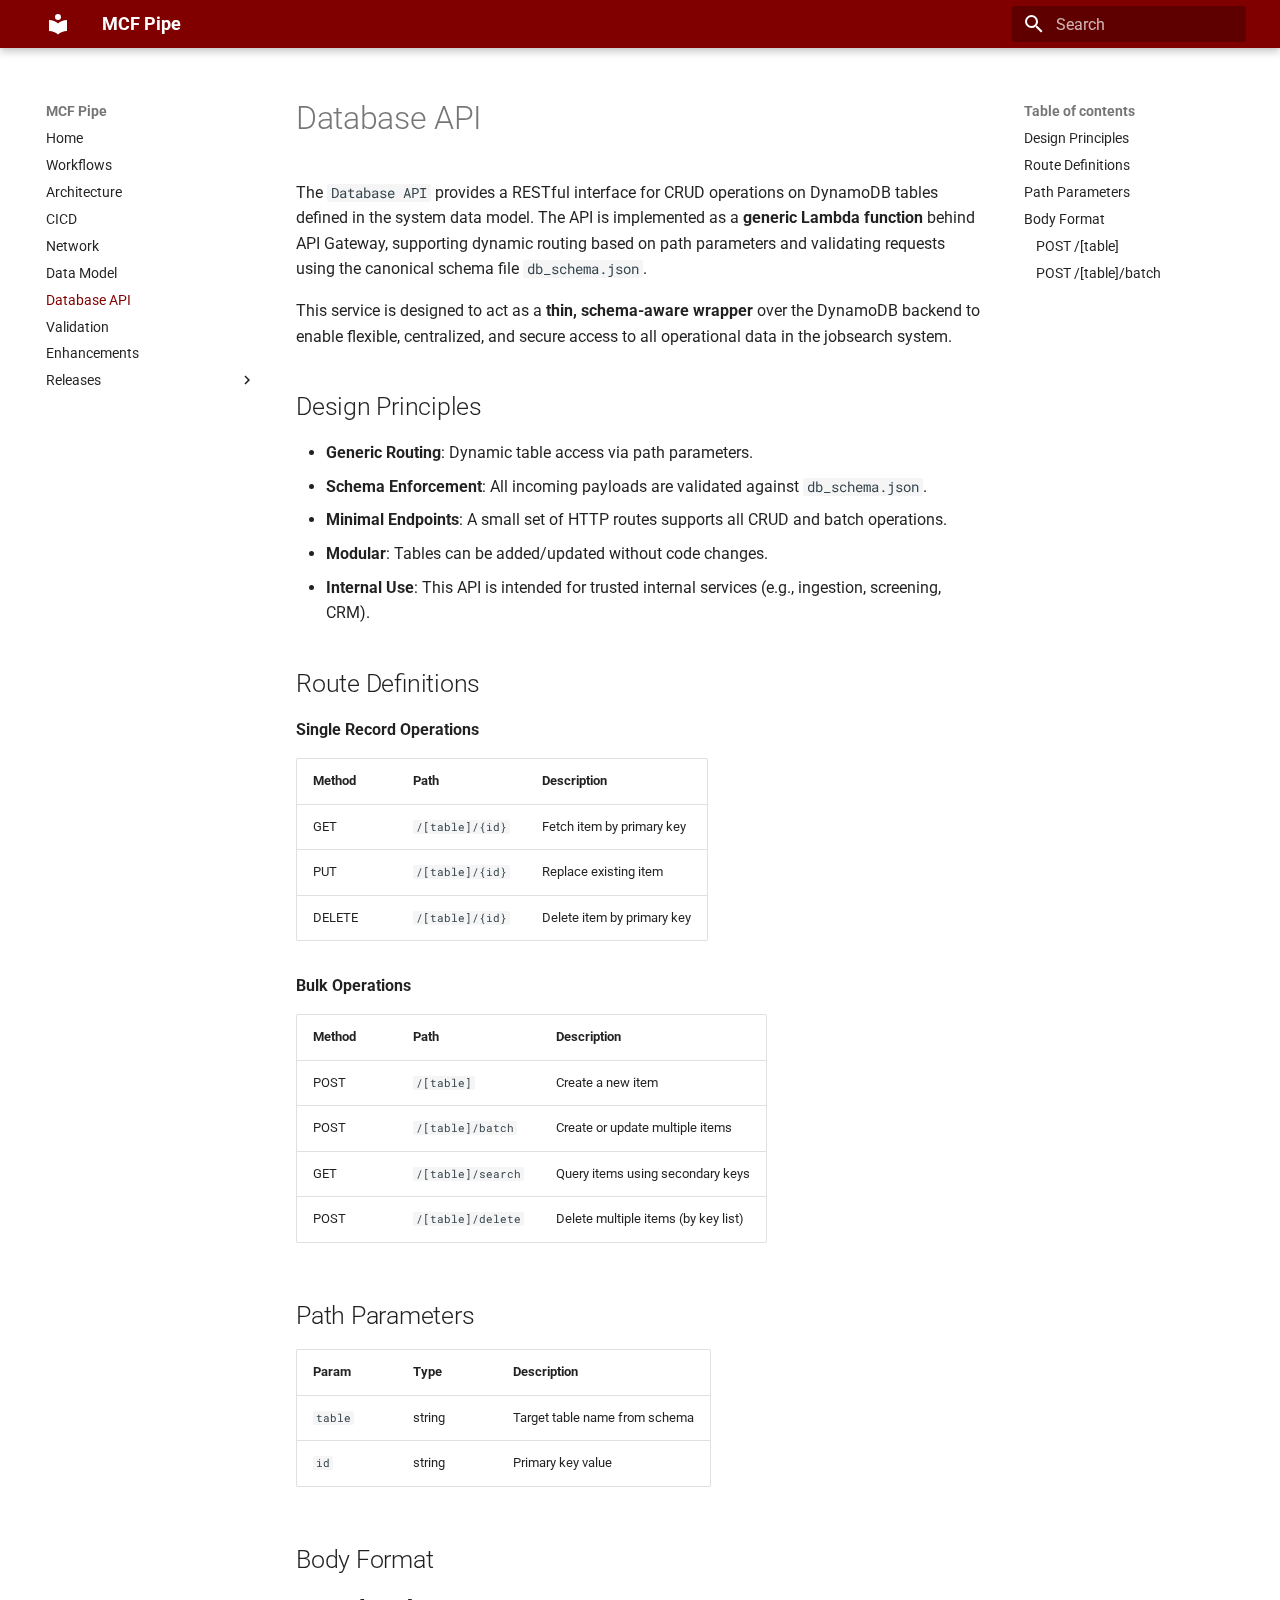
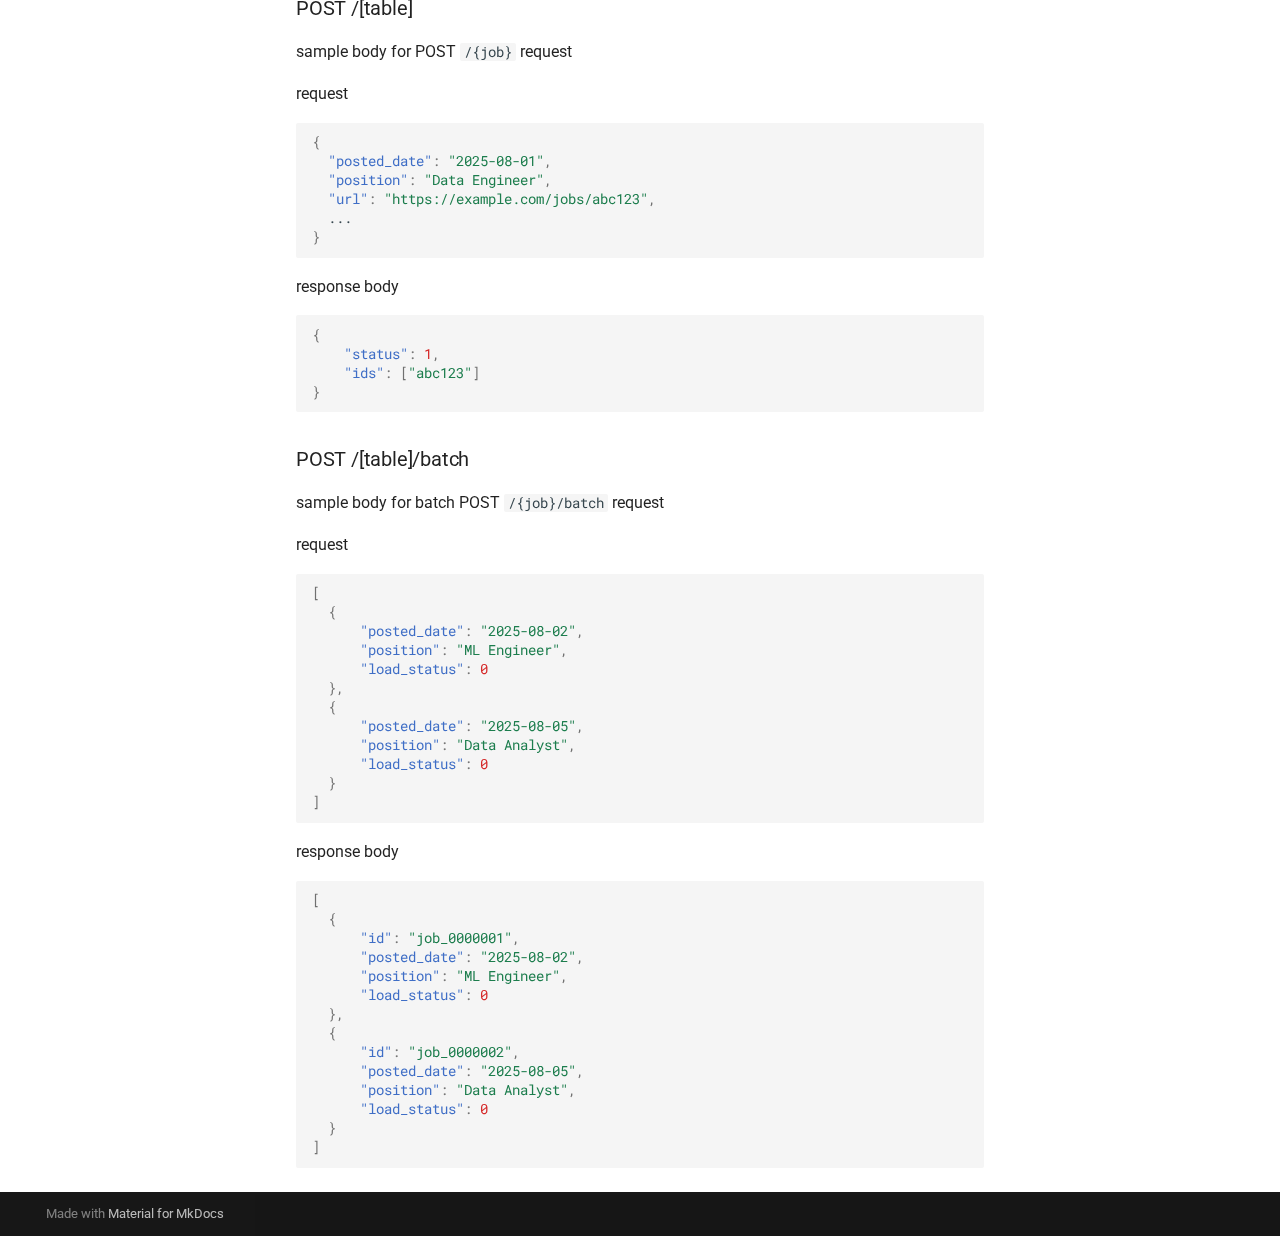
<file: database_api/index.html>
<!doctype html>
<html lang="en" class="no-js">
  <head>
    
      <meta charset="utf-8">
      <meta name="viewport" content="width=device-width,initial-scale=1">
      
      
      
      
        <link rel="prev" href="../data_model/">
      
      
        <link rel="next" href="../validation/">
      
      
      <link rel="icon" href="../assets/images/favicon.png">
      <meta name="generator" content="mkdocs-1.6.1, mkdocs-material-9.6.16">
    
    
      
        <title>Database API - MCF Pipe</title>
      
    
    
      <link rel="stylesheet" href="../assets/stylesheets/main.7e37652d.min.css">
      
        
        <link rel="stylesheet" href="../assets/stylesheets/palette.06af60db.min.css">
      
      


    
    
      
    
    
      
        
        
        <link rel="preconnect" href="https://fonts.gstatic.com" crossorigin>
        <link rel="stylesheet" href="https://fonts.googleapis.com/css?family=Roboto:300,300i,400,400i,700,700i%7CRoboto+Mono:400,400i,700,700i&display=fallback">
        <style>:root{--md-text-font:"Roboto";--md-code-font:"Roboto Mono"}</style>
      
    
    
      <link rel="stylesheet" href="../stylesheets/overrides.css">
    
    <script>__md_scope=new URL("..",location),__md_hash=e=>[...e].reduce(((e,_)=>(e<<5)-e+_.charCodeAt(0)),0),__md_get=(e,_=localStorage,t=__md_scope)=>JSON.parse(_.getItem(t.pathname+"."+e)),__md_set=(e,_,t=localStorage,a=__md_scope)=>{try{t.setItem(a.pathname+"."+e,JSON.stringify(_))}catch(e){}}</script>
    
      

    
    
    
  </head>
  
  
    
    
    
    
    
    <body dir="ltr" data-md-color-scheme="default" data-md-color-primary="custom" data-md-color-accent="custom">
  
    
    <input class="md-toggle" data-md-toggle="drawer" type="checkbox" id="__drawer" autocomplete="off">
    <input class="md-toggle" data-md-toggle="search" type="checkbox" id="__search" autocomplete="off">
    <label class="md-overlay" for="__drawer"></label>
    <div data-md-component="skip">
      
        
        <a href="#database-api" class="md-skip">
          Skip to content
        </a>
      
    </div>
    <div data-md-component="announce">
      
    </div>
    
    
      

  

<header class="md-header md-header--shadow" data-md-component="header">
  <nav class="md-header__inner md-grid" aria-label="Header">
    <a href=".." title="MCF Pipe" class="md-header__button md-logo" aria-label="MCF Pipe" data-md-component="logo">
      
  
  <svg xmlns="http://www.w3.org/2000/svg" viewBox="0 0 24 24"><path d="M12 8a3 3 0 0 0 3-3 3 3 0 0 0-3-3 3 3 0 0 0-3 3 3 3 0 0 0 3 3m0 3.54C9.64 9.35 6.5 8 3 8v11c3.5 0 6.64 1.35 9 3.54 2.36-2.19 5.5-3.54 9-3.54V8c-3.5 0-6.64 1.35-9 3.54"/></svg>

    </a>
    <label class="md-header__button md-icon" for="__drawer">
      
      <svg xmlns="http://www.w3.org/2000/svg" viewBox="0 0 24 24"><path d="M3 6h18v2H3zm0 5h18v2H3zm0 5h18v2H3z"/></svg>
    </label>
    <div class="md-header__title" data-md-component="header-title">
      <div class="md-header__ellipsis">
        <div class="md-header__topic">
          <span class="md-ellipsis">
            MCF Pipe
          </span>
        </div>
        <div class="md-header__topic" data-md-component="header-topic">
          <span class="md-ellipsis">
            
              Database API
            
          </span>
        </div>
      </div>
    </div>
    
      
    
    
    
    
      
      
        <label class="md-header__button md-icon" for="__search">
          
          <svg xmlns="http://www.w3.org/2000/svg" viewBox="0 0 24 24"><path d="M9.5 3A6.5 6.5 0 0 1 16 9.5c0 1.61-.59 3.09-1.56 4.23l.27.27h.79l5 5-1.5 1.5-5-5v-.79l-.27-.27A6.52 6.52 0 0 1 9.5 16 6.5 6.5 0 0 1 3 9.5 6.5 6.5 0 0 1 9.5 3m0 2C7 5 5 7 5 9.5S7 14 9.5 14 14 12 14 9.5 12 5 9.5 5"/></svg>
        </label>
        <div class="md-search" data-md-component="search" role="dialog">
  <label class="md-search__overlay" for="__search"></label>
  <div class="md-search__inner" role="search">
    <form class="md-search__form" name="search">
      <input type="text" class="md-search__input" name="query" aria-label="Search" placeholder="Search" autocapitalize="off" autocorrect="off" autocomplete="off" spellcheck="false" data-md-component="search-query" required>
      <label class="md-search__icon md-icon" for="__search">
        
        <svg xmlns="http://www.w3.org/2000/svg" viewBox="0 0 24 24"><path d="M9.5 3A6.5 6.5 0 0 1 16 9.5c0 1.61-.59 3.09-1.56 4.23l.27.27h.79l5 5-1.5 1.5-5-5v-.79l-.27-.27A6.52 6.52 0 0 1 9.5 16 6.5 6.5 0 0 1 3 9.5 6.5 6.5 0 0 1 9.5 3m0 2C7 5 5 7 5 9.5S7 14 9.5 14 14 12 14 9.5 12 5 9.5 5"/></svg>
        
        <svg xmlns="http://www.w3.org/2000/svg" viewBox="0 0 24 24"><path d="M20 11v2H8l5.5 5.5-1.42 1.42L4.16 12l7.92-7.92L13.5 5.5 8 11z"/></svg>
      </label>
      <nav class="md-search__options" aria-label="Search">
        
        <button type="reset" class="md-search__icon md-icon" title="Clear" aria-label="Clear" tabindex="-1">
          
          <svg xmlns="http://www.w3.org/2000/svg" viewBox="0 0 24 24"><path d="M19 6.41 17.59 5 12 10.59 6.41 5 5 6.41 10.59 12 5 17.59 6.41 19 12 13.41 17.59 19 19 17.59 13.41 12z"/></svg>
        </button>
      </nav>
      
    </form>
    <div class="md-search__output">
      <div class="md-search__scrollwrap" tabindex="0" data-md-scrollfix>
        <div class="md-search-result" data-md-component="search-result">
          <div class="md-search-result__meta">
            Initializing search
          </div>
          <ol class="md-search-result__list" role="presentation"></ol>
        </div>
      </div>
    </div>
  </div>
</div>
      
    
    
  </nav>
  
</header>
    
    <div class="md-container" data-md-component="container">
      
      
        
          
        
      
      <main class="md-main" data-md-component="main">
        <div class="md-main__inner md-grid">
          
            
              
              <div class="md-sidebar md-sidebar--primary" data-md-component="sidebar" data-md-type="navigation" >
                <div class="md-sidebar__scrollwrap">
                  <div class="md-sidebar__inner">
                    



<nav class="md-nav md-nav--primary" aria-label="Navigation" data-md-level="0">
  <label class="md-nav__title" for="__drawer">
    <a href=".." title="MCF Pipe" class="md-nav__button md-logo" aria-label="MCF Pipe" data-md-component="logo">
      
  
  <svg xmlns="http://www.w3.org/2000/svg" viewBox="0 0 24 24"><path d="M12 8a3 3 0 0 0 3-3 3 3 0 0 0-3-3 3 3 0 0 0-3 3 3 3 0 0 0 3 3m0 3.54C9.64 9.35 6.5 8 3 8v11c3.5 0 6.64 1.35 9 3.54 2.36-2.19 5.5-3.54 9-3.54V8c-3.5 0-6.64 1.35-9 3.54"/></svg>

    </a>
    MCF Pipe
  </label>
  
  <ul class="md-nav__list" data-md-scrollfix>
    
      
      
  
  
  
  
    <li class="md-nav__item">
      <a href=".." class="md-nav__link">
        
  
  
  <span class="md-ellipsis">
    Home
    
  </span>
  

      </a>
    </li>
  

    
      
      
  
  
  
  
    <li class="md-nav__item">
      <a href="../workflows/" class="md-nav__link">
        
  
  
  <span class="md-ellipsis">
    Workflows
    
  </span>
  

      </a>
    </li>
  

    
      
      
  
  
  
  
    <li class="md-nav__item">
      <a href="../architecture/" class="md-nav__link">
        
  
  
  <span class="md-ellipsis">
    Architecture
    
  </span>
  

      </a>
    </li>
  

    
      
      
  
  
  
  
    <li class="md-nav__item">
      <a href="../cicd/" class="md-nav__link">
        
  
  
  <span class="md-ellipsis">
    CICD
    
  </span>
  

      </a>
    </li>
  

    
      
      
  
  
  
  
    <li class="md-nav__item">
      <a href="../network/" class="md-nav__link">
        
  
  
  <span class="md-ellipsis">
    Network
    
  </span>
  

      </a>
    </li>
  

    
      
      
  
  
  
  
    <li class="md-nav__item">
      <a href="../data_model/" class="md-nav__link">
        
  
  
  <span class="md-ellipsis">
    Data Model
    
  </span>
  

      </a>
    </li>
  

    
      
      
  
  
    
  
  
  
    <li class="md-nav__item md-nav__item--active">
      
      <input class="md-nav__toggle md-toggle" type="checkbox" id="__toc">
      
      
        
      
      
        <label class="md-nav__link md-nav__link--active" for="__toc">
          
  
  
  <span class="md-ellipsis">
    Database API
    
  </span>
  

          <span class="md-nav__icon md-icon"></span>
        </label>
      
      <a href="./" class="md-nav__link md-nav__link--active">
        
  
  
  <span class="md-ellipsis">
    Database API
    
  </span>
  

      </a>
      
        

<nav class="md-nav md-nav--secondary" aria-label="Table of contents">
  
  
  
    
  
  
    <label class="md-nav__title" for="__toc">
      <span class="md-nav__icon md-icon"></span>
      Table of contents
    </label>
    <ul class="md-nav__list" data-md-component="toc" data-md-scrollfix>
      
        <li class="md-nav__item">
  <a href="#design-principles" class="md-nav__link">
    <span class="md-ellipsis">
      Design Principles
    </span>
  </a>
  
</li>
      
        <li class="md-nav__item">
  <a href="#route-definitions" class="md-nav__link">
    <span class="md-ellipsis">
      Route Definitions
    </span>
  </a>
  
</li>
      
        <li class="md-nav__item">
  <a href="#path-parameters" class="md-nav__link">
    <span class="md-ellipsis">
      Path Parameters
    </span>
  </a>
  
</li>
      
        <li class="md-nav__item">
  <a href="#body-format" class="md-nav__link">
    <span class="md-ellipsis">
      Body Format
    </span>
  </a>
  
    <nav class="md-nav" aria-label="Body Format">
      <ul class="md-nav__list">
        
          <li class="md-nav__item">
  <a href="#post-table" class="md-nav__link">
    <span class="md-ellipsis">
      POST /[table]
    </span>
  </a>
  
</li>
        
          <li class="md-nav__item">
  <a href="#post-tablebatch" class="md-nav__link">
    <span class="md-ellipsis">
      POST /[table]/batch
    </span>
  </a>
  
</li>
        
      </ul>
    </nav>
  
</li>
      
    </ul>
  
</nav>
      
    </li>
  

    
      
      
  
  
  
  
    <li class="md-nav__item">
      <a href="../validation/" class="md-nav__link">
        
  
  
  <span class="md-ellipsis">
    Validation
    
  </span>
  

      </a>
    </li>
  

    
      
      
  
  
  
  
    <li class="md-nav__item">
      <a href="../enhancements/" class="md-nav__link">
        
  
  
  <span class="md-ellipsis">
    Enhancements
    
  </span>
  

      </a>
    </li>
  

    
      
      
  
  
  
  
    
    
    
    
    
    <li class="md-nav__item md-nav__item--nested">
      
        
        
        <input class="md-nav__toggle md-toggle " type="checkbox" id="__nav_10" >
        
          
          <label class="md-nav__link" for="__nav_10" id="__nav_10_label" tabindex="0">
            
  
  
  <span class="md-ellipsis">
    Releases
    
  </span>
  

            <span class="md-nav__icon md-icon"></span>
          </label>
        
        <nav class="md-nav" data-md-level="1" aria-labelledby="__nav_10_label" aria-expanded="false">
          <label class="md-nav__title" for="__nav_10">
            <span class="md-nav__icon md-icon"></span>
            Releases
          </label>
          <ul class="md-nav__list" data-md-scrollfix>
            
              
                
  
  
  
  
    <li class="md-nav__item">
      <a href="../releases/010_cloud_infra/" class="md-nav__link">
        
  
  
  <span class="md-ellipsis">
    0.1.0
    
  </span>
  

      </a>
    </li>
  

              
            
          </ul>
        </nav>
      
    </li>
  

    
  </ul>
</nav>
                  </div>
                </div>
              </div>
            
            
              
              <div class="md-sidebar md-sidebar--secondary" data-md-component="sidebar" data-md-type="toc" >
                <div class="md-sidebar__scrollwrap">
                  <div class="md-sidebar__inner">
                    

<nav class="md-nav md-nav--secondary" aria-label="Table of contents">
  
  
  
    
  
  
    <label class="md-nav__title" for="__toc">
      <span class="md-nav__icon md-icon"></span>
      Table of contents
    </label>
    <ul class="md-nav__list" data-md-component="toc" data-md-scrollfix>
      
        <li class="md-nav__item">
  <a href="#design-principles" class="md-nav__link">
    <span class="md-ellipsis">
      Design Principles
    </span>
  </a>
  
</li>
      
        <li class="md-nav__item">
  <a href="#route-definitions" class="md-nav__link">
    <span class="md-ellipsis">
      Route Definitions
    </span>
  </a>
  
</li>
      
        <li class="md-nav__item">
  <a href="#path-parameters" class="md-nav__link">
    <span class="md-ellipsis">
      Path Parameters
    </span>
  </a>
  
</li>
      
        <li class="md-nav__item">
  <a href="#body-format" class="md-nav__link">
    <span class="md-ellipsis">
      Body Format
    </span>
  </a>
  
    <nav class="md-nav" aria-label="Body Format">
      <ul class="md-nav__list">
        
          <li class="md-nav__item">
  <a href="#post-table" class="md-nav__link">
    <span class="md-ellipsis">
      POST /[table]
    </span>
  </a>
  
</li>
        
          <li class="md-nav__item">
  <a href="#post-tablebatch" class="md-nav__link">
    <span class="md-ellipsis">
      POST /[table]/batch
    </span>
  </a>
  
</li>
        
      </ul>
    </nav>
  
</li>
      
    </ul>
  
</nav>
                  </div>
                </div>
              </div>
            
          
          
            <div class="md-content" data-md-component="content">
              <article class="md-content__inner md-typeset">
                
                  



<h1 id="database-api">Database API</h1>
<p>The <code>Database API</code> provides a RESTful interface for CRUD operations on DynamoDB tables defined in the system data model. The API is implemented as a <strong>generic Lambda function</strong> behind API Gateway, supporting dynamic routing based on path parameters and validating requests using the canonical schema file <code>db_schema.json</code>.</p>
<p>This service is designed to act as a <strong>thin, schema-aware wrapper</strong> over the DynamoDB backend to enable flexible, centralized, and secure access to all operational data in the jobsearch system.</p>
<h2 id="design-principles">Design Principles</h2>
<ul>
<li><strong>Generic Routing</strong>: Dynamic table access via path parameters.</li>
<li><strong>Schema Enforcement</strong>: All incoming payloads are validated against <code>db_schema.json</code>.</li>
<li><strong>Minimal Endpoints</strong>: A small set of HTTP routes supports all CRUD and batch operations.</li>
<li><strong>Modular</strong>: Tables can be added/updated without code changes.</li>
<li><strong>Internal Use</strong>: This API is intended for trusted internal services (e.g., ingestion, screening, CRM).</li>
</ul>
<h2 id="route-definitions">Route Definitions</h2>
<p><strong>Single Record Operations</strong></p>
<table>
<thead>
<tr>
<th>Method</th>
<th>Path</th>
<th>Description</th>
</tr>
</thead>
<tbody>
<tr>
<td>GET</td>
<td><code>/[table]/{id}</code></td>
<td>Fetch item by primary key</td>
</tr>
<tr>
<td>PUT</td>
<td><code>/[table]/{id}</code></td>
<td>Replace existing item</td>
</tr>
<tr>
<td>DELETE</td>
<td><code>/[table]/{id}</code></td>
<td>Delete item by primary key</td>
</tr>
</tbody>
</table>
<p><strong>Bulk Operations</strong></p>
<table>
<thead>
<tr>
<th>Method</th>
<th>Path</th>
<th>Description</th>
</tr>
</thead>
<tbody>
<tr>
<td>POST</td>
<td><code>/[table]</code></td>
<td>Create a new item</td>
</tr>
<tr>
<td>POST</td>
<td><code>/[table]/batch</code></td>
<td>Create or update multiple items</td>
</tr>
<tr>
<td>GET</td>
<td><code>/[table]/search</code></td>
<td>Query items using secondary keys</td>
</tr>
<tr>
<td>POST</td>
<td><code>/[table]/delete</code></td>
<td>Delete multiple items (by key list)</td>
</tr>
</tbody>
</table>
<h2 id="path-parameters">Path Parameters</h2>
<table>
<thead>
<tr>
<th>Param</th>
<th>Type</th>
<th>Description</th>
</tr>
</thead>
<tbody>
<tr>
<td><code>table</code></td>
<td>string</td>
<td>Target table name from schema</td>
</tr>
<tr>
<td><code>id</code></td>
<td>string</td>
<td>Primary key value</td>
</tr>
</tbody>
</table>
<h2 id="body-format">Body Format</h2>
<h3 id="post-table">POST /[table]</h3>
<p>sample body for POST <code>/{job}</code> request</p>
<p>request
<div class="highlight"><pre><span></span><code><span class="p">{</span>
<span class="w">  </span><span class="nt">&quot;posted_date&quot;</span><span class="p">:</span><span class="w"> </span><span class="s2">&quot;2025-08-01&quot;</span><span class="p">,</span>
<span class="w">  </span><span class="nt">&quot;position&quot;</span><span class="p">:</span><span class="w"> </span><span class="s2">&quot;Data Engineer&quot;</span><span class="p">,</span>
<span class="w">  </span><span class="nt">&quot;url&quot;</span><span class="p">:</span><span class="w"> </span><span class="s2">&quot;https://example.com/jobs/abc123&quot;</span><span class="p">,</span>
<span class="w">  </span><span class="err">...</span>
<span class="p">}</span>
</code></pre></div></p>
<p>response body
<div class="highlight"><pre><span></span><code><span class="p">{</span>
<span class="w">    </span><span class="nt">&quot;status&quot;</span><span class="p">:</span><span class="w"> </span><span class="mi">1</span><span class="p">,</span>
<span class="w">    </span><span class="nt">&quot;ids&quot;</span><span class="p">:</span><span class="w"> </span><span class="p">[</span><span class="s2">&quot;abc123&quot;</span><span class="p">]</span>
<span class="p">}</span>
</code></pre></div></p>
<h3 id="post-tablebatch">POST /[table]/batch</h3>
<p>sample body for batch POST <code>/{job}/batch</code> request</p>
<p>request
<div class="highlight"><pre><span></span><code><span class="p">[</span>
<span class="w">  </span><span class="p">{</span>
<span class="w">      </span><span class="nt">&quot;posted_date&quot;</span><span class="p">:</span><span class="w"> </span><span class="s2">&quot;2025-08-02&quot;</span><span class="p">,</span>
<span class="w">      </span><span class="nt">&quot;position&quot;</span><span class="p">:</span><span class="w"> </span><span class="s2">&quot;ML Engineer&quot;</span><span class="p">,</span>
<span class="w">      </span><span class="nt">&quot;load_status&quot;</span><span class="p">:</span><span class="w"> </span><span class="mi">0</span>
<span class="w">  </span><span class="p">},</span>
<span class="w">  </span><span class="p">{</span>
<span class="w">      </span><span class="nt">&quot;posted_date&quot;</span><span class="p">:</span><span class="w"> </span><span class="s2">&quot;2025-08-05&quot;</span><span class="p">,</span>
<span class="w">      </span><span class="nt">&quot;position&quot;</span><span class="p">:</span><span class="w"> </span><span class="s2">&quot;Data Analyst&quot;</span><span class="p">,</span>
<span class="w">      </span><span class="nt">&quot;load_status&quot;</span><span class="p">:</span><span class="w"> </span><span class="mi">0</span>
<span class="w">  </span><span class="p">}</span>
<span class="p">]</span>
</code></pre></div></p>
<p>response body
<div class="highlight"><pre><span></span><code><span class="p">[</span>
<span class="w">  </span><span class="p">{</span>
<span class="w">      </span><span class="nt">&quot;id&quot;</span><span class="p">:</span><span class="w"> </span><span class="s2">&quot;job_0000001&quot;</span><span class="p">,</span>
<span class="w">      </span><span class="nt">&quot;posted_date&quot;</span><span class="p">:</span><span class="w"> </span><span class="s2">&quot;2025-08-02&quot;</span><span class="p">,</span>
<span class="w">      </span><span class="nt">&quot;position&quot;</span><span class="p">:</span><span class="w"> </span><span class="s2">&quot;ML Engineer&quot;</span><span class="p">,</span>
<span class="w">      </span><span class="nt">&quot;load_status&quot;</span><span class="p">:</span><span class="w"> </span><span class="mi">0</span>
<span class="w">  </span><span class="p">},</span>
<span class="w">  </span><span class="p">{</span>
<span class="w">      </span><span class="nt">&quot;id&quot;</span><span class="p">:</span><span class="w"> </span><span class="s2">&quot;job_0000002&quot;</span><span class="p">,</span>
<span class="w">      </span><span class="nt">&quot;posted_date&quot;</span><span class="p">:</span><span class="w"> </span><span class="s2">&quot;2025-08-05&quot;</span><span class="p">,</span>
<span class="w">      </span><span class="nt">&quot;position&quot;</span><span class="p">:</span><span class="w"> </span><span class="s2">&quot;Data Analyst&quot;</span><span class="p">,</span>
<span class="w">      </span><span class="nt">&quot;load_status&quot;</span><span class="p">:</span><span class="w"> </span><span class="mi">0</span>
<span class="w">  </span><span class="p">}</span>
<span class="p">]</span>
</code></pre></div></p>












                
              </article>
            </div>
          
          
<script>var target=document.getElementById(location.hash.slice(1));target&&target.name&&(target.checked=target.name.startsWith("__tabbed_"))</script>
        </div>
        
      </main>
      
        <footer class="md-footer">
  
  <div class="md-footer-meta md-typeset">
    <div class="md-footer-meta__inner md-grid">
      <div class="md-copyright">
  
  
    Made with
    <a href="https://squidfunk.github.io/mkdocs-material/" target="_blank" rel="noopener">
      Material for MkDocs
    </a>
  
</div>
      
    </div>
  </div>
</footer>
      
    </div>
    <div class="md-dialog" data-md-component="dialog">
      <div class="md-dialog__inner md-typeset"></div>
    </div>
    
    
    
      
      <script id="__config" type="application/json">{"base": "..", "features": [], "search": "../assets/javascripts/workers/search.d50fe291.min.js", "tags": null, "translations": {"clipboard.copied": "Copied to clipboard", "clipboard.copy": "Copy to clipboard", "search.result.more.one": "1 more on this page", "search.result.more.other": "# more on this page", "search.result.none": "No matching documents", "search.result.one": "1 matching document", "search.result.other": "# matching documents", "search.result.placeholder": "Type to start searching", "search.result.term.missing": "Missing", "select.version": "Select version"}, "version": null}</script>
    
    
      <script src="../assets/javascripts/bundle.50899def.min.js"></script>
      
    
  </body>
</html>
</file>
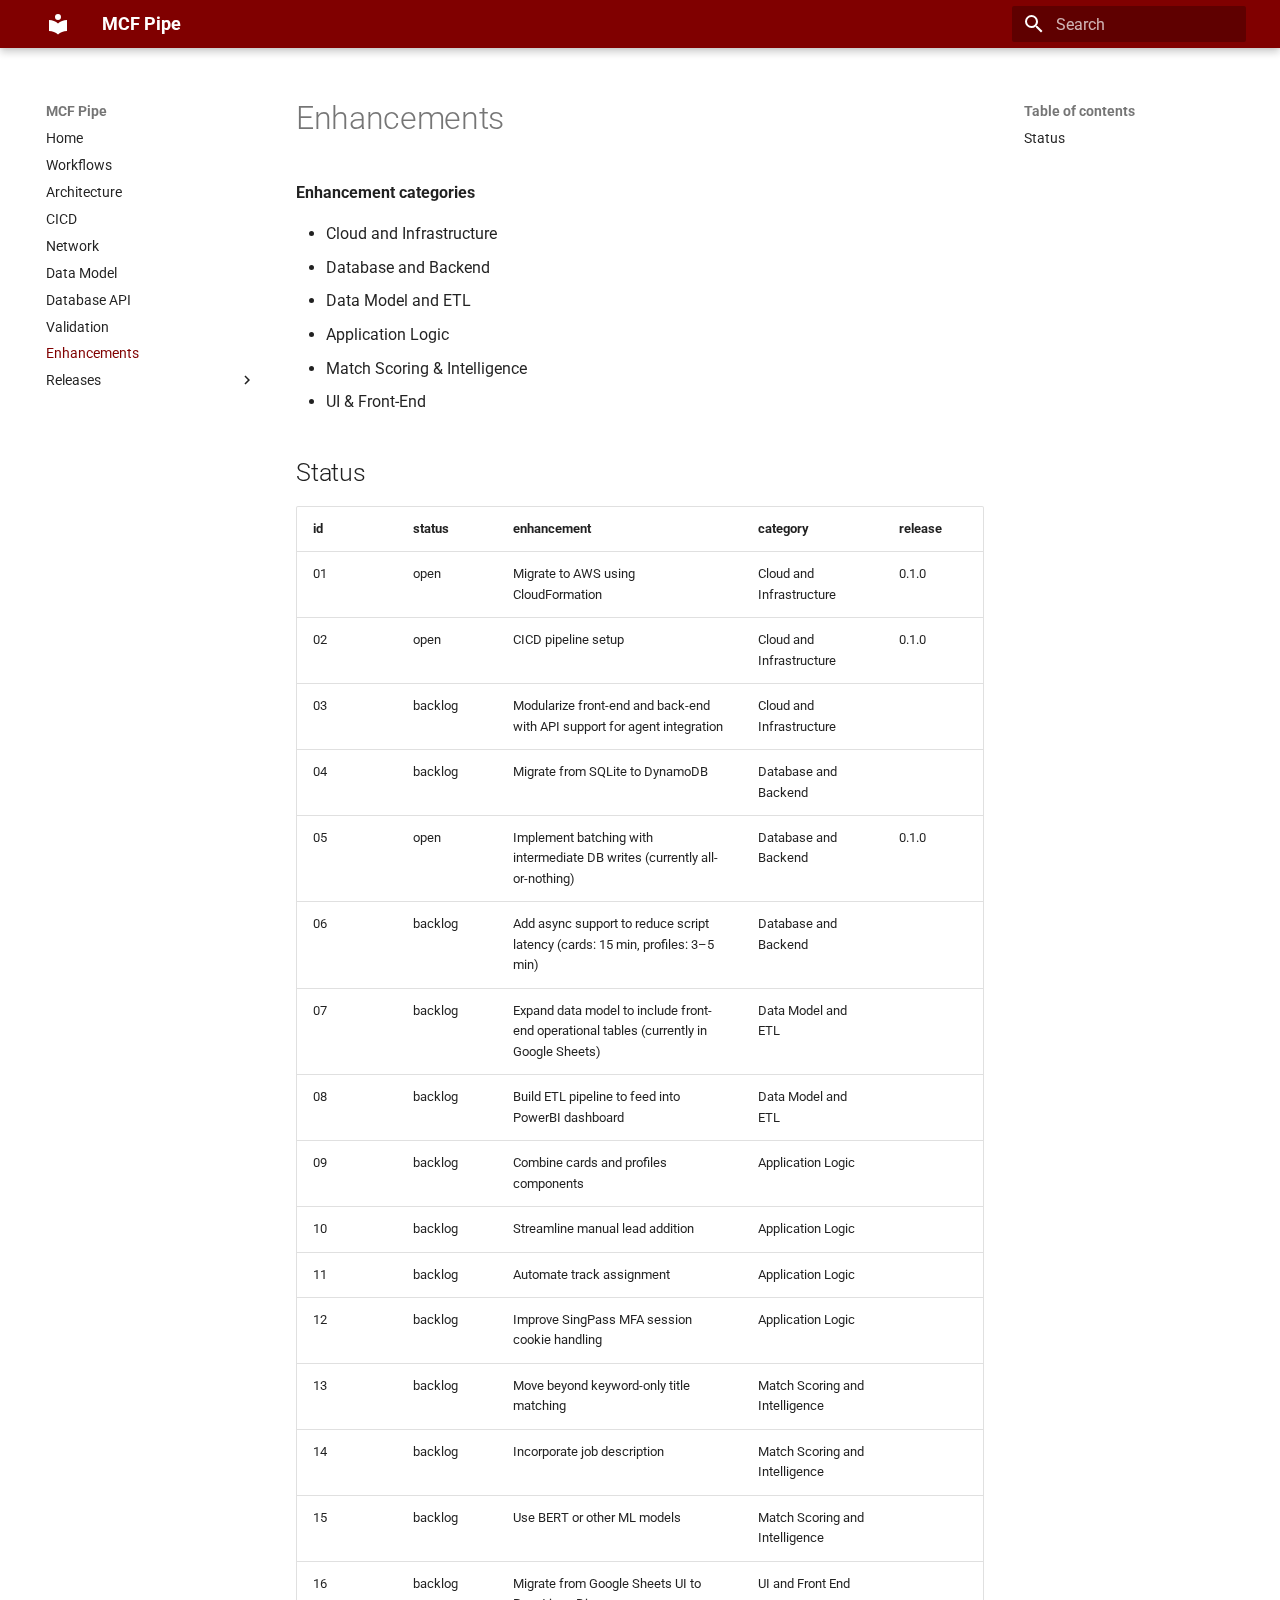
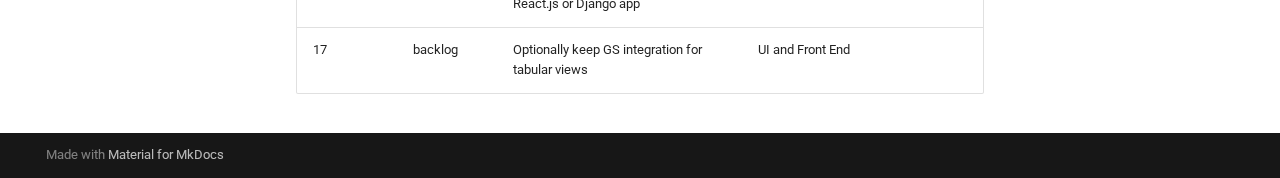
<file: enhancements/index.html>
<!doctype html>
<html lang="en" class="no-js">
  <head>
    
      <meta charset="utf-8">
      <meta name="viewport" content="width=device-width,initial-scale=1">
      
      
      
      
        <link rel="prev" href="../validation/">
      
      
        <link rel="next" href="../releases/010_cloud_infra/">
      
      
      <link rel="icon" href="../assets/images/favicon.png">
      <meta name="generator" content="mkdocs-1.6.1, mkdocs-material-9.6.16">
    
    
      
        <title>Enhancements - MCF Pipe</title>
      
    
    
      <link rel="stylesheet" href="../assets/stylesheets/main.7e37652d.min.css">
      
        
        <link rel="stylesheet" href="../assets/stylesheets/palette.06af60db.min.css">
      
      


    
    
      
    
    
      
        
        
        <link rel="preconnect" href="https://fonts.gstatic.com" crossorigin>
        <link rel="stylesheet" href="https://fonts.googleapis.com/css?family=Roboto:300,300i,400,400i,700,700i%7CRoboto+Mono:400,400i,700,700i&display=fallback">
        <style>:root{--md-text-font:"Roboto";--md-code-font:"Roboto Mono"}</style>
      
    
    
      <link rel="stylesheet" href="../stylesheets/overrides.css">
    
    <script>__md_scope=new URL("..",location),__md_hash=e=>[...e].reduce(((e,_)=>(e<<5)-e+_.charCodeAt(0)),0),__md_get=(e,_=localStorage,t=__md_scope)=>JSON.parse(_.getItem(t.pathname+"."+e)),__md_set=(e,_,t=localStorage,a=__md_scope)=>{try{t.setItem(a.pathname+"."+e,JSON.stringify(_))}catch(e){}}</script>
    
      

    
    
    
  </head>
  
  
    
    
    
    
    
    <body dir="ltr" data-md-color-scheme="default" data-md-color-primary="custom" data-md-color-accent="custom">
  
    
    <input class="md-toggle" data-md-toggle="drawer" type="checkbox" id="__drawer" autocomplete="off">
    <input class="md-toggle" data-md-toggle="search" type="checkbox" id="__search" autocomplete="off">
    <label class="md-overlay" for="__drawer"></label>
    <div data-md-component="skip">
      
        
        <a href="#enhancements" class="md-skip">
          Skip to content
        </a>
      
    </div>
    <div data-md-component="announce">
      
    </div>
    
    
      

  

<header class="md-header md-header--shadow" data-md-component="header">
  <nav class="md-header__inner md-grid" aria-label="Header">
    <a href=".." title="MCF Pipe" class="md-header__button md-logo" aria-label="MCF Pipe" data-md-component="logo">
      
  
  <svg xmlns="http://www.w3.org/2000/svg" viewBox="0 0 24 24"><path d="M12 8a3 3 0 0 0 3-3 3 3 0 0 0-3-3 3 3 0 0 0-3 3 3 3 0 0 0 3 3m0 3.54C9.64 9.35 6.5 8 3 8v11c3.5 0 6.64 1.35 9 3.54 2.36-2.19 5.5-3.54 9-3.54V8c-3.5 0-6.64 1.35-9 3.54"/></svg>

    </a>
    <label class="md-header__button md-icon" for="__drawer">
      
      <svg xmlns="http://www.w3.org/2000/svg" viewBox="0 0 24 24"><path d="M3 6h18v2H3zm0 5h18v2H3zm0 5h18v2H3z"/></svg>
    </label>
    <div class="md-header__title" data-md-component="header-title">
      <div class="md-header__ellipsis">
        <div class="md-header__topic">
          <span class="md-ellipsis">
            MCF Pipe
          </span>
        </div>
        <div class="md-header__topic" data-md-component="header-topic">
          <span class="md-ellipsis">
            
              Enhancements
            
          </span>
        </div>
      </div>
    </div>
    
      
    
    
    
    
      
      
        <label class="md-header__button md-icon" for="__search">
          
          <svg xmlns="http://www.w3.org/2000/svg" viewBox="0 0 24 24"><path d="M9.5 3A6.5 6.5 0 0 1 16 9.5c0 1.61-.59 3.09-1.56 4.23l.27.27h.79l5 5-1.5 1.5-5-5v-.79l-.27-.27A6.52 6.52 0 0 1 9.5 16 6.5 6.5 0 0 1 3 9.5 6.5 6.5 0 0 1 9.5 3m0 2C7 5 5 7 5 9.5S7 14 9.5 14 14 12 14 9.5 12 5 9.5 5"/></svg>
        </label>
        <div class="md-search" data-md-component="search" role="dialog">
  <label class="md-search__overlay" for="__search"></label>
  <div class="md-search__inner" role="search">
    <form class="md-search__form" name="search">
      <input type="text" class="md-search__input" name="query" aria-label="Search" placeholder="Search" autocapitalize="off" autocorrect="off" autocomplete="off" spellcheck="false" data-md-component="search-query" required>
      <label class="md-search__icon md-icon" for="__search">
        
        <svg xmlns="http://www.w3.org/2000/svg" viewBox="0 0 24 24"><path d="M9.5 3A6.5 6.5 0 0 1 16 9.5c0 1.61-.59 3.09-1.56 4.23l.27.27h.79l5 5-1.5 1.5-5-5v-.79l-.27-.27A6.52 6.52 0 0 1 9.5 16 6.5 6.5 0 0 1 3 9.5 6.5 6.5 0 0 1 9.5 3m0 2C7 5 5 7 5 9.5S7 14 9.5 14 14 12 14 9.5 12 5 9.5 5"/></svg>
        
        <svg xmlns="http://www.w3.org/2000/svg" viewBox="0 0 24 24"><path d="M20 11v2H8l5.5 5.5-1.42 1.42L4.16 12l7.92-7.92L13.5 5.5 8 11z"/></svg>
      </label>
      <nav class="md-search__options" aria-label="Search">
        
        <button type="reset" class="md-search__icon md-icon" title="Clear" aria-label="Clear" tabindex="-1">
          
          <svg xmlns="http://www.w3.org/2000/svg" viewBox="0 0 24 24"><path d="M19 6.41 17.59 5 12 10.59 6.41 5 5 6.41 10.59 12 5 17.59 6.41 19 12 13.41 17.59 19 19 17.59 13.41 12z"/></svg>
        </button>
      </nav>
      
    </form>
    <div class="md-search__output">
      <div class="md-search__scrollwrap" tabindex="0" data-md-scrollfix>
        <div class="md-search-result" data-md-component="search-result">
          <div class="md-search-result__meta">
            Initializing search
          </div>
          <ol class="md-search-result__list" role="presentation"></ol>
        </div>
      </div>
    </div>
  </div>
</div>
      
    
    
  </nav>
  
</header>
    
    <div class="md-container" data-md-component="container">
      
      
        
          
        
      
      <main class="md-main" data-md-component="main">
        <div class="md-main__inner md-grid">
          
            
              
              <div class="md-sidebar md-sidebar--primary" data-md-component="sidebar" data-md-type="navigation" >
                <div class="md-sidebar__scrollwrap">
                  <div class="md-sidebar__inner">
                    



<nav class="md-nav md-nav--primary" aria-label="Navigation" data-md-level="0">
  <label class="md-nav__title" for="__drawer">
    <a href=".." title="MCF Pipe" class="md-nav__button md-logo" aria-label="MCF Pipe" data-md-component="logo">
      
  
  <svg xmlns="http://www.w3.org/2000/svg" viewBox="0 0 24 24"><path d="M12 8a3 3 0 0 0 3-3 3 3 0 0 0-3-3 3 3 0 0 0-3 3 3 3 0 0 0 3 3m0 3.54C9.64 9.35 6.5 8 3 8v11c3.5 0 6.64 1.35 9 3.54 2.36-2.19 5.5-3.54 9-3.54V8c-3.5 0-6.64 1.35-9 3.54"/></svg>

    </a>
    MCF Pipe
  </label>
  
  <ul class="md-nav__list" data-md-scrollfix>
    
      
      
  
  
  
  
    <li class="md-nav__item">
      <a href=".." class="md-nav__link">
        
  
  
  <span class="md-ellipsis">
    Home
    
  </span>
  

      </a>
    </li>
  

    
      
      
  
  
  
  
    <li class="md-nav__item">
      <a href="../workflows/" class="md-nav__link">
        
  
  
  <span class="md-ellipsis">
    Workflows
    
  </span>
  

      </a>
    </li>
  

    
      
      
  
  
  
  
    <li class="md-nav__item">
      <a href="../architecture/" class="md-nav__link">
        
  
  
  <span class="md-ellipsis">
    Architecture
    
  </span>
  

      </a>
    </li>
  

    
      
      
  
  
  
  
    <li class="md-nav__item">
      <a href="../cicd/" class="md-nav__link">
        
  
  
  <span class="md-ellipsis">
    CICD
    
  </span>
  

      </a>
    </li>
  

    
      
      
  
  
  
  
    <li class="md-nav__item">
      <a href="../network/" class="md-nav__link">
        
  
  
  <span class="md-ellipsis">
    Network
    
  </span>
  

      </a>
    </li>
  

    
      
      
  
  
  
  
    <li class="md-nav__item">
      <a href="../data_model/" class="md-nav__link">
        
  
  
  <span class="md-ellipsis">
    Data Model
    
  </span>
  

      </a>
    </li>
  

    
      
      
  
  
  
  
    <li class="md-nav__item">
      <a href="../database_api/" class="md-nav__link">
        
  
  
  <span class="md-ellipsis">
    Database API
    
  </span>
  

      </a>
    </li>
  

    
      
      
  
  
  
  
    <li class="md-nav__item">
      <a href="../validation/" class="md-nav__link">
        
  
  
  <span class="md-ellipsis">
    Validation
    
  </span>
  

      </a>
    </li>
  

    
      
      
  
  
    
  
  
  
    <li class="md-nav__item md-nav__item--active">
      
      <input class="md-nav__toggle md-toggle" type="checkbox" id="__toc">
      
      
        
      
      
        <label class="md-nav__link md-nav__link--active" for="__toc">
          
  
  
  <span class="md-ellipsis">
    Enhancements
    
  </span>
  

          <span class="md-nav__icon md-icon"></span>
        </label>
      
      <a href="./" class="md-nav__link md-nav__link--active">
        
  
  
  <span class="md-ellipsis">
    Enhancements
    
  </span>
  

      </a>
      
        

<nav class="md-nav md-nav--secondary" aria-label="Table of contents">
  
  
  
    
  
  
    <label class="md-nav__title" for="__toc">
      <span class="md-nav__icon md-icon"></span>
      Table of contents
    </label>
    <ul class="md-nav__list" data-md-component="toc" data-md-scrollfix>
      
        <li class="md-nav__item">
  <a href="#status" class="md-nav__link">
    <span class="md-ellipsis">
      Status
    </span>
  </a>
  
</li>
      
    </ul>
  
</nav>
      
    </li>
  

    
      
      
  
  
  
  
    
    
    
    
    
    <li class="md-nav__item md-nav__item--nested">
      
        
        
        <input class="md-nav__toggle md-toggle " type="checkbox" id="__nav_10" >
        
          
          <label class="md-nav__link" for="__nav_10" id="__nav_10_label" tabindex="0">
            
  
  
  <span class="md-ellipsis">
    Releases
    
  </span>
  

            <span class="md-nav__icon md-icon"></span>
          </label>
        
        <nav class="md-nav" data-md-level="1" aria-labelledby="__nav_10_label" aria-expanded="false">
          <label class="md-nav__title" for="__nav_10">
            <span class="md-nav__icon md-icon"></span>
            Releases
          </label>
          <ul class="md-nav__list" data-md-scrollfix>
            
              
                
  
  
  
  
    <li class="md-nav__item">
      <a href="../releases/010_cloud_infra/" class="md-nav__link">
        
  
  
  <span class="md-ellipsis">
    0.1.0
    
  </span>
  

      </a>
    </li>
  

              
            
          </ul>
        </nav>
      
    </li>
  

    
  </ul>
</nav>
                  </div>
                </div>
              </div>
            
            
              
              <div class="md-sidebar md-sidebar--secondary" data-md-component="sidebar" data-md-type="toc" >
                <div class="md-sidebar__scrollwrap">
                  <div class="md-sidebar__inner">
                    

<nav class="md-nav md-nav--secondary" aria-label="Table of contents">
  
  
  
    
  
  
    <label class="md-nav__title" for="__toc">
      <span class="md-nav__icon md-icon"></span>
      Table of contents
    </label>
    <ul class="md-nav__list" data-md-component="toc" data-md-scrollfix>
      
        <li class="md-nav__item">
  <a href="#status" class="md-nav__link">
    <span class="md-ellipsis">
      Status
    </span>
  </a>
  
</li>
      
    </ul>
  
</nav>
                  </div>
                </div>
              </div>
            
          
          
            <div class="md-content" data-md-component="content">
              <article class="md-content__inner md-typeset">
                
                  



<h1 id="enhancements">Enhancements</h1>
<p><strong>Enhancement categories</strong></p>
<ul>
<li>Cloud and Infrastructure</li>
<li>Database and Backend</li>
<li>Data Model and ETL</li>
<li>Application Logic </li>
<li>Match Scoring &amp; Intelligence</li>
<li>UI &amp; Front-End</li>
</ul>
<h2 id="status">Status</h2>
<table>
<thead>
<tr>
<th>id</th>
<th>status</th>
<th>enhancement</th>
<th>category</th>
<th>release</th>
</tr>
</thead>
<tbody>
<tr>
<td>01</td>
<td>open</td>
<td>Migrate to AWS using CloudFormation</td>
<td>Cloud and Infrastructure</td>
<td>0.1.0</td>
</tr>
<tr>
<td>02</td>
<td>open</td>
<td>CICD pipeline setup</td>
<td>Cloud and Infrastructure</td>
<td>0.1.0</td>
</tr>
<tr>
<td>03</td>
<td>backlog</td>
<td>Modularize front-end and back-end with API support for agent integration</td>
<td>Cloud and Infrastructure</td>
<td></td>
</tr>
<tr>
<td>04</td>
<td>backlog</td>
<td>Migrate from SQLite to DynamoDB</td>
<td>Database and Backend</td>
<td></td>
</tr>
<tr>
<td>05</td>
<td>open</td>
<td>Implement batching with intermediate DB writes (currently all-or-nothing)</td>
<td>Database and Backend</td>
<td>0.1.0</td>
</tr>
<tr>
<td>06</td>
<td>backlog</td>
<td>Add async support to reduce script latency (cards: 15 min, profiles: 3–5 min)</td>
<td>Database and Backend</td>
<td></td>
</tr>
<tr>
<td>07</td>
<td>backlog</td>
<td>Expand data model to include front-end operational tables (currently in Google Sheets)</td>
<td>Data Model and ETL</td>
<td></td>
</tr>
<tr>
<td>08</td>
<td>backlog</td>
<td>Build ETL pipeline to feed into PowerBI dashboard</td>
<td>Data Model and ETL</td>
<td></td>
</tr>
<tr>
<td>09</td>
<td>backlog</td>
<td>Combine cards and profiles components</td>
<td>Application Logic</td>
<td></td>
</tr>
<tr>
<td>10</td>
<td>backlog</td>
<td>Streamline manual lead addition</td>
<td>Application Logic</td>
<td></td>
</tr>
<tr>
<td>11</td>
<td>backlog</td>
<td>Automate track assignment</td>
<td>Application Logic</td>
<td></td>
</tr>
<tr>
<td>12</td>
<td>backlog</td>
<td>Improve SingPass MFA session cookie handling</td>
<td>Application Logic</td>
<td></td>
</tr>
<tr>
<td>13</td>
<td>backlog</td>
<td>Move beyond keyword-only title matching</td>
<td>Match Scoring and Intelligence</td>
<td></td>
</tr>
<tr>
<td>14</td>
<td>backlog</td>
<td>Incorporate job description</td>
<td>Match Scoring and Intelligence</td>
<td></td>
</tr>
<tr>
<td>15</td>
<td>backlog</td>
<td>Use BERT or other ML models</td>
<td>Match Scoring and Intelligence</td>
<td></td>
</tr>
<tr>
<td>16</td>
<td>backlog</td>
<td>Migrate from Google Sheets UI to React.js or Django app</td>
<td>UI and Front End</td>
<td></td>
</tr>
<tr>
<td>17</td>
<td>backlog</td>
<td>Optionally keep GS integration for tabular views</td>
<td>UI and Front End</td>
<td></td>
</tr>
</tbody>
</table>












                
              </article>
            </div>
          
          
<script>var target=document.getElementById(location.hash.slice(1));target&&target.name&&(target.checked=target.name.startsWith("__tabbed_"))</script>
        </div>
        
      </main>
      
        <footer class="md-footer">
  
  <div class="md-footer-meta md-typeset">
    <div class="md-footer-meta__inner md-grid">
      <div class="md-copyright">
  
  
    Made with
    <a href="https://squidfunk.github.io/mkdocs-material/" target="_blank" rel="noopener">
      Material for MkDocs
    </a>
  
</div>
      
    </div>
  </div>
</footer>
      
    </div>
    <div class="md-dialog" data-md-component="dialog">
      <div class="md-dialog__inner md-typeset"></div>
    </div>
    
    
    
      
      <script id="__config" type="application/json">{"base": "..", "features": [], "search": "../assets/javascripts/workers/search.d50fe291.min.js", "tags": null, "translations": {"clipboard.copied": "Copied to clipboard", "clipboard.copy": "Copy to clipboard", "search.result.more.one": "1 more on this page", "search.result.more.other": "# more on this page", "search.result.none": "No matching documents", "search.result.one": "1 matching document", "search.result.other": "# matching documents", "search.result.placeholder": "Type to start searching", "search.result.term.missing": "Missing", "select.version": "Select version"}, "version": null}</script>
    
    
      <script src="../assets/javascripts/bundle.50899def.min.js"></script>
      
    
  </body>
</html>
</file>
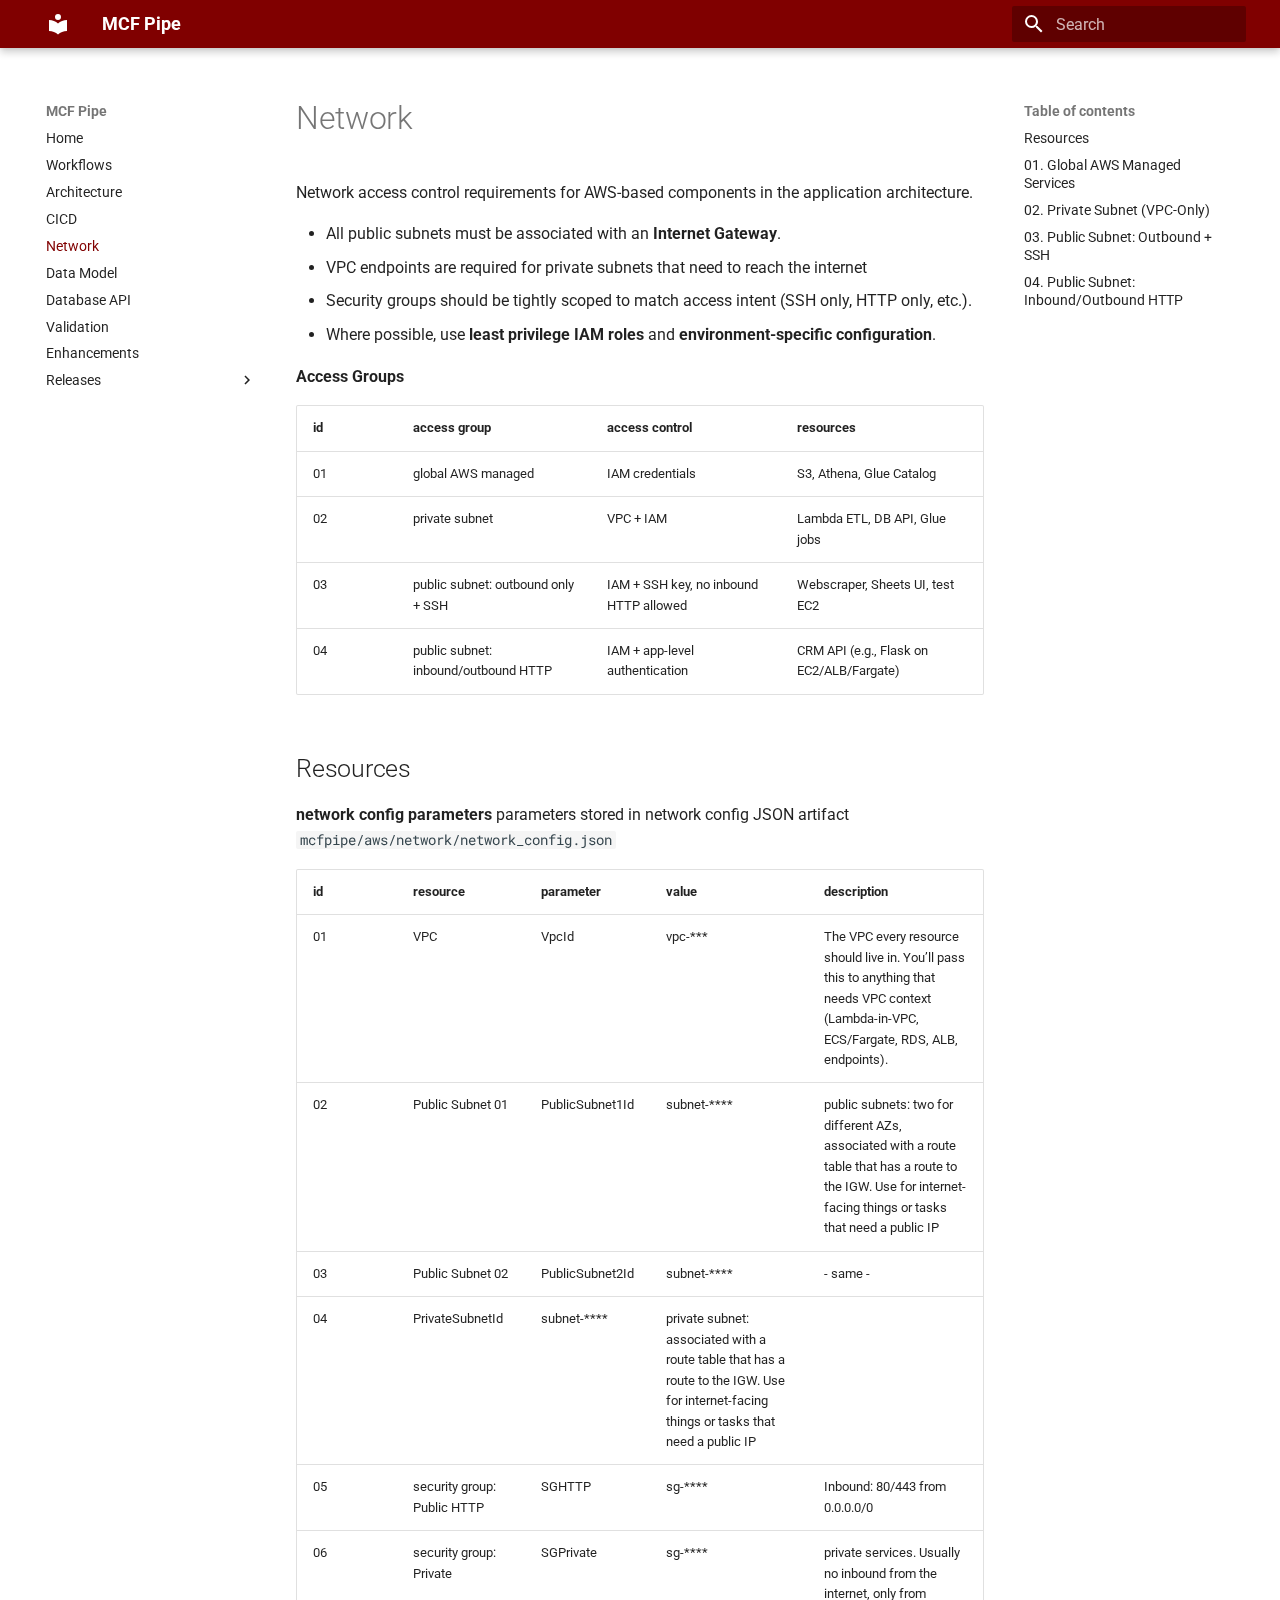
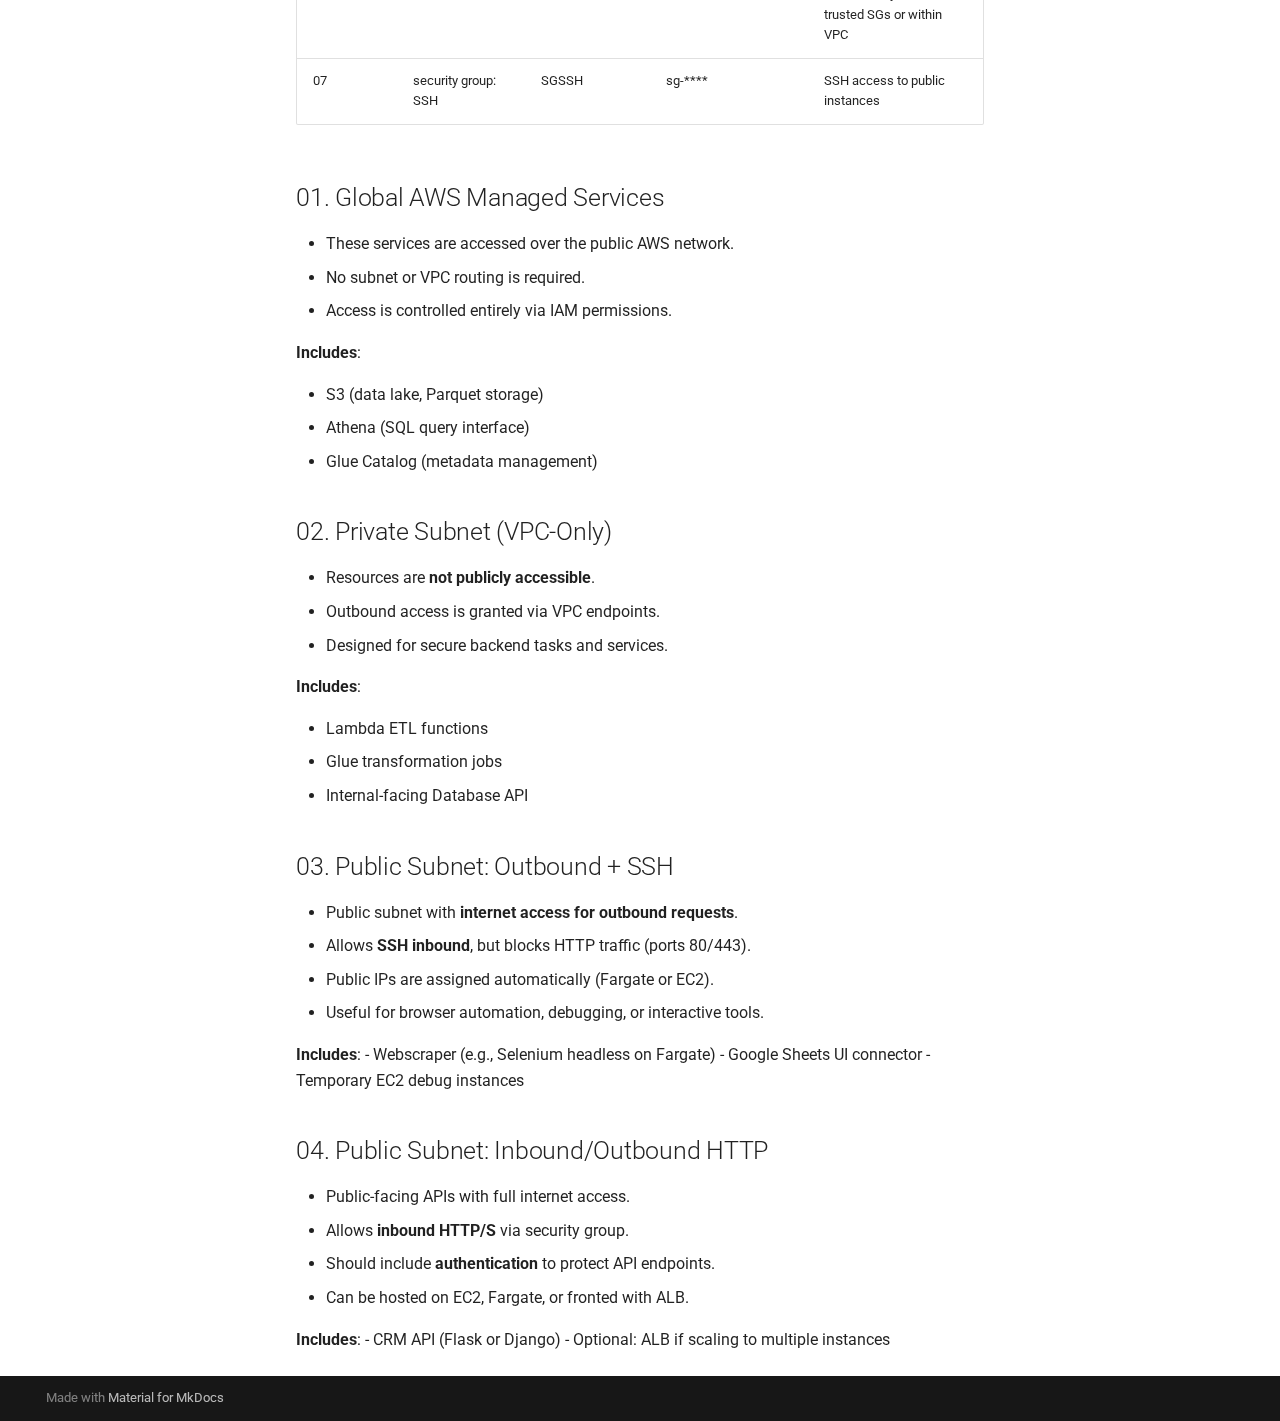
<file: network/index.html>
<!doctype html>
<html lang="en" class="no-js">
  <head>
    
      <meta charset="utf-8">
      <meta name="viewport" content="width=device-width,initial-scale=1">
      
      
      
      
        <link rel="prev" href="../cicd/">
      
      
        <link rel="next" href="../data_model/">
      
      
      <link rel="icon" href="../assets/images/favicon.png">
      <meta name="generator" content="mkdocs-1.6.1, mkdocs-material-9.6.16">
    
    
      
        <title>Network - MCF Pipe</title>
      
    
    
      <link rel="stylesheet" href="../assets/stylesheets/main.7e37652d.min.css">
      
        
        <link rel="stylesheet" href="../assets/stylesheets/palette.06af60db.min.css">
      
      


    
    
      
    
    
      
        
        
        <link rel="preconnect" href="https://fonts.gstatic.com" crossorigin>
        <link rel="stylesheet" href="https://fonts.googleapis.com/css?family=Roboto:300,300i,400,400i,700,700i%7CRoboto+Mono:400,400i,700,700i&display=fallback">
        <style>:root{--md-text-font:"Roboto";--md-code-font:"Roboto Mono"}</style>
      
    
    
      <link rel="stylesheet" href="../stylesheets/overrides.css">
    
    <script>__md_scope=new URL("..",location),__md_hash=e=>[...e].reduce(((e,_)=>(e<<5)-e+_.charCodeAt(0)),0),__md_get=(e,_=localStorage,t=__md_scope)=>JSON.parse(_.getItem(t.pathname+"."+e)),__md_set=(e,_,t=localStorage,a=__md_scope)=>{try{t.setItem(a.pathname+"."+e,JSON.stringify(_))}catch(e){}}</script>
    
      

    
    
    
  </head>
  
  
    
    
    
    
    
    <body dir="ltr" data-md-color-scheme="default" data-md-color-primary="custom" data-md-color-accent="custom">
  
    
    <input class="md-toggle" data-md-toggle="drawer" type="checkbox" id="__drawer" autocomplete="off">
    <input class="md-toggle" data-md-toggle="search" type="checkbox" id="__search" autocomplete="off">
    <label class="md-overlay" for="__drawer"></label>
    <div data-md-component="skip">
      
        
        <a href="#network" class="md-skip">
          Skip to content
        </a>
      
    </div>
    <div data-md-component="announce">
      
    </div>
    
    
      

  

<header class="md-header md-header--shadow" data-md-component="header">
  <nav class="md-header__inner md-grid" aria-label="Header">
    <a href=".." title="MCF Pipe" class="md-header__button md-logo" aria-label="MCF Pipe" data-md-component="logo">
      
  
  <svg xmlns="http://www.w3.org/2000/svg" viewBox="0 0 24 24"><path d="M12 8a3 3 0 0 0 3-3 3 3 0 0 0-3-3 3 3 0 0 0-3 3 3 3 0 0 0 3 3m0 3.54C9.64 9.35 6.5 8 3 8v11c3.5 0 6.64 1.35 9 3.54 2.36-2.19 5.5-3.54 9-3.54V8c-3.5 0-6.64 1.35-9 3.54"/></svg>

    </a>
    <label class="md-header__button md-icon" for="__drawer">
      
      <svg xmlns="http://www.w3.org/2000/svg" viewBox="0 0 24 24"><path d="M3 6h18v2H3zm0 5h18v2H3zm0 5h18v2H3z"/></svg>
    </label>
    <div class="md-header__title" data-md-component="header-title">
      <div class="md-header__ellipsis">
        <div class="md-header__topic">
          <span class="md-ellipsis">
            MCF Pipe
          </span>
        </div>
        <div class="md-header__topic" data-md-component="header-topic">
          <span class="md-ellipsis">
            
              Network
            
          </span>
        </div>
      </div>
    </div>
    
      
    
    
    
    
      
      
        <label class="md-header__button md-icon" for="__search">
          
          <svg xmlns="http://www.w3.org/2000/svg" viewBox="0 0 24 24"><path d="M9.5 3A6.5 6.5 0 0 1 16 9.5c0 1.61-.59 3.09-1.56 4.23l.27.27h.79l5 5-1.5 1.5-5-5v-.79l-.27-.27A6.52 6.52 0 0 1 9.5 16 6.5 6.5 0 0 1 3 9.5 6.5 6.5 0 0 1 9.5 3m0 2C7 5 5 7 5 9.5S7 14 9.5 14 14 12 14 9.5 12 5 9.5 5"/></svg>
        </label>
        <div class="md-search" data-md-component="search" role="dialog">
  <label class="md-search__overlay" for="__search"></label>
  <div class="md-search__inner" role="search">
    <form class="md-search__form" name="search">
      <input type="text" class="md-search__input" name="query" aria-label="Search" placeholder="Search" autocapitalize="off" autocorrect="off" autocomplete="off" spellcheck="false" data-md-component="search-query" required>
      <label class="md-search__icon md-icon" for="__search">
        
        <svg xmlns="http://www.w3.org/2000/svg" viewBox="0 0 24 24"><path d="M9.5 3A6.5 6.5 0 0 1 16 9.5c0 1.61-.59 3.09-1.56 4.23l.27.27h.79l5 5-1.5 1.5-5-5v-.79l-.27-.27A6.52 6.52 0 0 1 9.5 16 6.5 6.5 0 0 1 3 9.5 6.5 6.5 0 0 1 9.5 3m0 2C7 5 5 7 5 9.5S7 14 9.5 14 14 12 14 9.5 12 5 9.5 5"/></svg>
        
        <svg xmlns="http://www.w3.org/2000/svg" viewBox="0 0 24 24"><path d="M20 11v2H8l5.5 5.5-1.42 1.42L4.16 12l7.92-7.92L13.5 5.5 8 11z"/></svg>
      </label>
      <nav class="md-search__options" aria-label="Search">
        
        <button type="reset" class="md-search__icon md-icon" title="Clear" aria-label="Clear" tabindex="-1">
          
          <svg xmlns="http://www.w3.org/2000/svg" viewBox="0 0 24 24"><path d="M19 6.41 17.59 5 12 10.59 6.41 5 5 6.41 10.59 12 5 17.59 6.41 19 12 13.41 17.59 19 19 17.59 13.41 12z"/></svg>
        </button>
      </nav>
      
    </form>
    <div class="md-search__output">
      <div class="md-search__scrollwrap" tabindex="0" data-md-scrollfix>
        <div class="md-search-result" data-md-component="search-result">
          <div class="md-search-result__meta">
            Initializing search
          </div>
          <ol class="md-search-result__list" role="presentation"></ol>
        </div>
      </div>
    </div>
  </div>
</div>
      
    
    
  </nav>
  
</header>
    
    <div class="md-container" data-md-component="container">
      
      
        
          
        
      
      <main class="md-main" data-md-component="main">
        <div class="md-main__inner md-grid">
          
            
              
              <div class="md-sidebar md-sidebar--primary" data-md-component="sidebar" data-md-type="navigation" >
                <div class="md-sidebar__scrollwrap">
                  <div class="md-sidebar__inner">
                    



<nav class="md-nav md-nav--primary" aria-label="Navigation" data-md-level="0">
  <label class="md-nav__title" for="__drawer">
    <a href=".." title="MCF Pipe" class="md-nav__button md-logo" aria-label="MCF Pipe" data-md-component="logo">
      
  
  <svg xmlns="http://www.w3.org/2000/svg" viewBox="0 0 24 24"><path d="M12 8a3 3 0 0 0 3-3 3 3 0 0 0-3-3 3 3 0 0 0-3 3 3 3 0 0 0 3 3m0 3.54C9.64 9.35 6.5 8 3 8v11c3.5 0 6.64 1.35 9 3.54 2.36-2.19 5.5-3.54 9-3.54V8c-3.5 0-6.64 1.35-9 3.54"/></svg>

    </a>
    MCF Pipe
  </label>
  
  <ul class="md-nav__list" data-md-scrollfix>
    
      
      
  
  
  
  
    <li class="md-nav__item">
      <a href=".." class="md-nav__link">
        
  
  
  <span class="md-ellipsis">
    Home
    
  </span>
  

      </a>
    </li>
  

    
      
      
  
  
  
  
    <li class="md-nav__item">
      <a href="../workflows/" class="md-nav__link">
        
  
  
  <span class="md-ellipsis">
    Workflows
    
  </span>
  

      </a>
    </li>
  

    
      
      
  
  
  
  
    <li class="md-nav__item">
      <a href="../architecture/" class="md-nav__link">
        
  
  
  <span class="md-ellipsis">
    Architecture
    
  </span>
  

      </a>
    </li>
  

    
      
      
  
  
  
  
    <li class="md-nav__item">
      <a href="../cicd/" class="md-nav__link">
        
  
  
  <span class="md-ellipsis">
    CICD
    
  </span>
  

      </a>
    </li>
  

    
      
      
  
  
    
  
  
  
    <li class="md-nav__item md-nav__item--active">
      
      <input class="md-nav__toggle md-toggle" type="checkbox" id="__toc">
      
      
        
      
      
        <label class="md-nav__link md-nav__link--active" for="__toc">
          
  
  
  <span class="md-ellipsis">
    Network
    
  </span>
  

          <span class="md-nav__icon md-icon"></span>
        </label>
      
      <a href="./" class="md-nav__link md-nav__link--active">
        
  
  
  <span class="md-ellipsis">
    Network
    
  </span>
  

      </a>
      
        

<nav class="md-nav md-nav--secondary" aria-label="Table of contents">
  
  
  
    
  
  
    <label class="md-nav__title" for="__toc">
      <span class="md-nav__icon md-icon"></span>
      Table of contents
    </label>
    <ul class="md-nav__list" data-md-component="toc" data-md-scrollfix>
      
        <li class="md-nav__item">
  <a href="#resources" class="md-nav__link">
    <span class="md-ellipsis">
      Resources
    </span>
  </a>
  
</li>
      
        <li class="md-nav__item">
  <a href="#01-global-aws-managed-services" class="md-nav__link">
    <span class="md-ellipsis">
      01. Global AWS Managed Services
    </span>
  </a>
  
</li>
      
        <li class="md-nav__item">
  <a href="#02-private-subnet-vpc-only" class="md-nav__link">
    <span class="md-ellipsis">
      02. Private Subnet (VPC-Only)
    </span>
  </a>
  
</li>
      
        <li class="md-nav__item">
  <a href="#03-public-subnet-outbound-ssh" class="md-nav__link">
    <span class="md-ellipsis">
      03. Public Subnet: Outbound + SSH
    </span>
  </a>
  
</li>
      
        <li class="md-nav__item">
  <a href="#04-public-subnet-inboundoutbound-http" class="md-nav__link">
    <span class="md-ellipsis">
      04. Public Subnet: Inbound/Outbound HTTP
    </span>
  </a>
  
</li>
      
    </ul>
  
</nav>
      
    </li>
  

    
      
      
  
  
  
  
    <li class="md-nav__item">
      <a href="../data_model/" class="md-nav__link">
        
  
  
  <span class="md-ellipsis">
    Data Model
    
  </span>
  

      </a>
    </li>
  

    
      
      
  
  
  
  
    <li class="md-nav__item">
      <a href="../database_api/" class="md-nav__link">
        
  
  
  <span class="md-ellipsis">
    Database API
    
  </span>
  

      </a>
    </li>
  

    
      
      
  
  
  
  
    <li class="md-nav__item">
      <a href="../validation/" class="md-nav__link">
        
  
  
  <span class="md-ellipsis">
    Validation
    
  </span>
  

      </a>
    </li>
  

    
      
      
  
  
  
  
    <li class="md-nav__item">
      <a href="../enhancements/" class="md-nav__link">
        
  
  
  <span class="md-ellipsis">
    Enhancements
    
  </span>
  

      </a>
    </li>
  

    
      
      
  
  
  
  
    
    
    
    
    
    <li class="md-nav__item md-nav__item--nested">
      
        
        
        <input class="md-nav__toggle md-toggle " type="checkbox" id="__nav_10" >
        
          
          <label class="md-nav__link" for="__nav_10" id="__nav_10_label" tabindex="0">
            
  
  
  <span class="md-ellipsis">
    Releases
    
  </span>
  

            <span class="md-nav__icon md-icon"></span>
          </label>
        
        <nav class="md-nav" data-md-level="1" aria-labelledby="__nav_10_label" aria-expanded="false">
          <label class="md-nav__title" for="__nav_10">
            <span class="md-nav__icon md-icon"></span>
            Releases
          </label>
          <ul class="md-nav__list" data-md-scrollfix>
            
              
                
  
  
  
  
    <li class="md-nav__item">
      <a href="../releases/010_cloud_infra/" class="md-nav__link">
        
  
  
  <span class="md-ellipsis">
    0.1.0
    
  </span>
  

      </a>
    </li>
  

              
            
          </ul>
        </nav>
      
    </li>
  

    
  </ul>
</nav>
                  </div>
                </div>
              </div>
            
            
              
              <div class="md-sidebar md-sidebar--secondary" data-md-component="sidebar" data-md-type="toc" >
                <div class="md-sidebar__scrollwrap">
                  <div class="md-sidebar__inner">
                    

<nav class="md-nav md-nav--secondary" aria-label="Table of contents">
  
  
  
    
  
  
    <label class="md-nav__title" for="__toc">
      <span class="md-nav__icon md-icon"></span>
      Table of contents
    </label>
    <ul class="md-nav__list" data-md-component="toc" data-md-scrollfix>
      
        <li class="md-nav__item">
  <a href="#resources" class="md-nav__link">
    <span class="md-ellipsis">
      Resources
    </span>
  </a>
  
</li>
      
        <li class="md-nav__item">
  <a href="#01-global-aws-managed-services" class="md-nav__link">
    <span class="md-ellipsis">
      01. Global AWS Managed Services
    </span>
  </a>
  
</li>
      
        <li class="md-nav__item">
  <a href="#02-private-subnet-vpc-only" class="md-nav__link">
    <span class="md-ellipsis">
      02. Private Subnet (VPC-Only)
    </span>
  </a>
  
</li>
      
        <li class="md-nav__item">
  <a href="#03-public-subnet-outbound-ssh" class="md-nav__link">
    <span class="md-ellipsis">
      03. Public Subnet: Outbound + SSH
    </span>
  </a>
  
</li>
      
        <li class="md-nav__item">
  <a href="#04-public-subnet-inboundoutbound-http" class="md-nav__link">
    <span class="md-ellipsis">
      04. Public Subnet: Inbound/Outbound HTTP
    </span>
  </a>
  
</li>
      
    </ul>
  
</nav>
                  </div>
                </div>
              </div>
            
          
          
            <div class="md-content" data-md-component="content">
              <article class="md-content__inner md-typeset">
                
                  



<h1 id="network">Network</h1>
<p>Network access control requirements for AWS-based components in the application architecture. </p>
<ul>
<li>All public subnets must be associated with an <strong>Internet Gateway</strong>.</li>
<li>VPC endpoints are required for private subnets that need to reach the internet</li>
<li>Security groups should be tightly scoped to match access intent (SSH only, HTTP only, etc.).</li>
<li>Where possible, use <strong>least privilege IAM roles</strong> and <strong>environment-specific configuration</strong>.</li>
</ul>
<p><strong>Access Groups</strong></p>
<table>
<thead>
<tr>
<th>id</th>
<th>access group</th>
<th>access control</th>
<th>resources</th>
</tr>
</thead>
<tbody>
<tr>
<td>01</td>
<td>global AWS managed</td>
<td>IAM credentials</td>
<td>S3, Athena, Glue Catalog</td>
</tr>
<tr>
<td>02</td>
<td>private subnet</td>
<td>VPC + IAM</td>
<td>Lambda ETL, DB API, Glue jobs</td>
</tr>
<tr>
<td>03</td>
<td>public subnet: outbound only + SSH</td>
<td>IAM + SSH key, no inbound HTTP allowed</td>
<td>Webscraper, Sheets UI, test EC2</td>
</tr>
<tr>
<td>04</td>
<td>public subnet: inbound/outbound HTTP</td>
<td>IAM + app-level authentication</td>
<td>CRM API (e.g., Flask on EC2/ALB/Fargate)</td>
</tr>
</tbody>
</table>
<h2 id="resources">Resources</h2>
<p><strong>network config parameters</strong>
parameters stored in network config JSON artifact <code>mcfpipe/aws/network/network_config.json</code></p>
<table>
<thead>
<tr>
<th>id</th>
<th>resource</th>
<th>parameter</th>
<th>value</th>
<th>description</th>
</tr>
</thead>
<tbody>
<tr>
<td>01</td>
<td>VPC</td>
<td>VpcId</td>
<td>vpc-***</td>
<td>The VPC every resource should live in. You’ll pass this to anything that needs VPC context (Lambda-in-VPC, ECS/Fargate, RDS, ALB, endpoints).</td>
</tr>
<tr>
<td>02</td>
<td>Public Subnet 01</td>
<td>PublicSubnet1Id</td>
<td>subnet-****</td>
<td>public subnets: two for different AZs, associated with a route table that has a route to the IGW. Use for internet-facing things or tasks that need a public IP</td>
</tr>
<tr>
<td>03</td>
<td>Public Subnet 02</td>
<td>PublicSubnet2Id</td>
<td>subnet-****</td>
<td>- same -</td>
</tr>
<tr>
<td>04</td>
<td>PrivateSubnetId</td>
<td>subnet-****</td>
<td>private subnet: associated with a route table that has a route to the IGW. Use for internet-facing things or tasks that need a public IP</td>
<td></td>
</tr>
<tr>
<td>05</td>
<td>security group: Public HTTP</td>
<td>SGHTTP</td>
<td>sg-****</td>
<td>Inbound: 80/443 from 0.0.0.0/0</td>
</tr>
<tr>
<td>06</td>
<td>security group: Private</td>
<td>SGPrivate</td>
<td>sg-****</td>
<td>private services. Usually no inbound from the internet, only from trusted SGs or within VPC</td>
</tr>
<tr>
<td>07</td>
<td>security group: SSH</td>
<td>SGSSH</td>
<td>sg-****</td>
<td>SSH access to public instances</td>
</tr>
</tbody>
</table>
<h2 id="01-global-aws-managed-services">01. Global AWS Managed Services</h2>
<ul>
<li>These services are accessed over the public AWS network.</li>
<li>No subnet or VPC routing is required.</li>
<li>Access is controlled entirely via IAM permissions.</li>
</ul>
<p><strong>Includes</strong>:</p>
<ul>
<li>S3 (data lake, Parquet storage)</li>
<li>Athena (SQL query interface)</li>
<li>Glue Catalog (metadata management)</li>
</ul>
<h2 id="02-private-subnet-vpc-only">02. Private Subnet (VPC-Only)</h2>
<ul>
<li>Resources are <strong>not publicly accessible</strong>.</li>
<li>Outbound access is granted via VPC endpoints.</li>
<li>Designed for secure backend tasks and services.</li>
</ul>
<p><strong>Includes</strong>:</p>
<ul>
<li>Lambda ETL functions</li>
<li>Glue transformation jobs</li>
<li>Internal-facing Database API</li>
</ul>
<h2 id="03-public-subnet-outbound-ssh">03. Public Subnet: Outbound + SSH</h2>
<ul>
<li>Public subnet with <strong>internet access for outbound requests</strong>.</li>
<li>Allows <strong>SSH inbound</strong>, but blocks HTTP traffic (ports 80/443).</li>
<li>Public IPs are assigned automatically (Fargate or EC2).</li>
<li>Useful for browser automation, debugging, or interactive tools.</li>
</ul>
<p><strong>Includes</strong>:
- Webscraper (e.g., Selenium headless on Fargate)
- Google Sheets UI connector
- Temporary EC2 debug instances</p>
<h2 id="04-public-subnet-inboundoutbound-http">04. Public Subnet: Inbound/Outbound HTTP</h2>
<ul>
<li>Public-facing APIs with full internet access.</li>
<li>Allows <strong>inbound HTTP/S</strong> via security group.</li>
<li>Should include <strong>authentication</strong> to protect API endpoints.</li>
<li>Can be hosted on EC2, Fargate, or fronted with ALB.</li>
</ul>
<p><strong>Includes</strong>:
- CRM API (Flask or Django)
- Optional: ALB if scaling to multiple instances</p>












                
              </article>
            </div>
          
          
<script>var target=document.getElementById(location.hash.slice(1));target&&target.name&&(target.checked=target.name.startsWith("__tabbed_"))</script>
        </div>
        
      </main>
      
        <footer class="md-footer">
  
  <div class="md-footer-meta md-typeset">
    <div class="md-footer-meta__inner md-grid">
      <div class="md-copyright">
  
  
    Made with
    <a href="https://squidfunk.github.io/mkdocs-material/" target="_blank" rel="noopener">
      Material for MkDocs
    </a>
  
</div>
      
    </div>
  </div>
</footer>
      
    </div>
    <div class="md-dialog" data-md-component="dialog">
      <div class="md-dialog__inner md-typeset"></div>
    </div>
    
    
    
      
      <script id="__config" type="application/json">{"base": "..", "features": [], "search": "../assets/javascripts/workers/search.d50fe291.min.js", "tags": null, "translations": {"clipboard.copied": "Copied to clipboard", "clipboard.copy": "Copy to clipboard", "search.result.more.one": "1 more on this page", "search.result.more.other": "# more on this page", "search.result.none": "No matching documents", "search.result.one": "1 matching document", "search.result.other": "# matching documents", "search.result.placeholder": "Type to start searching", "search.result.term.missing": "Missing", "select.version": "Select version"}, "version": null}</script>
    
    
      <script src="../assets/javascripts/bundle.50899def.min.js"></script>
      
    
  </body>
</html>
</file>
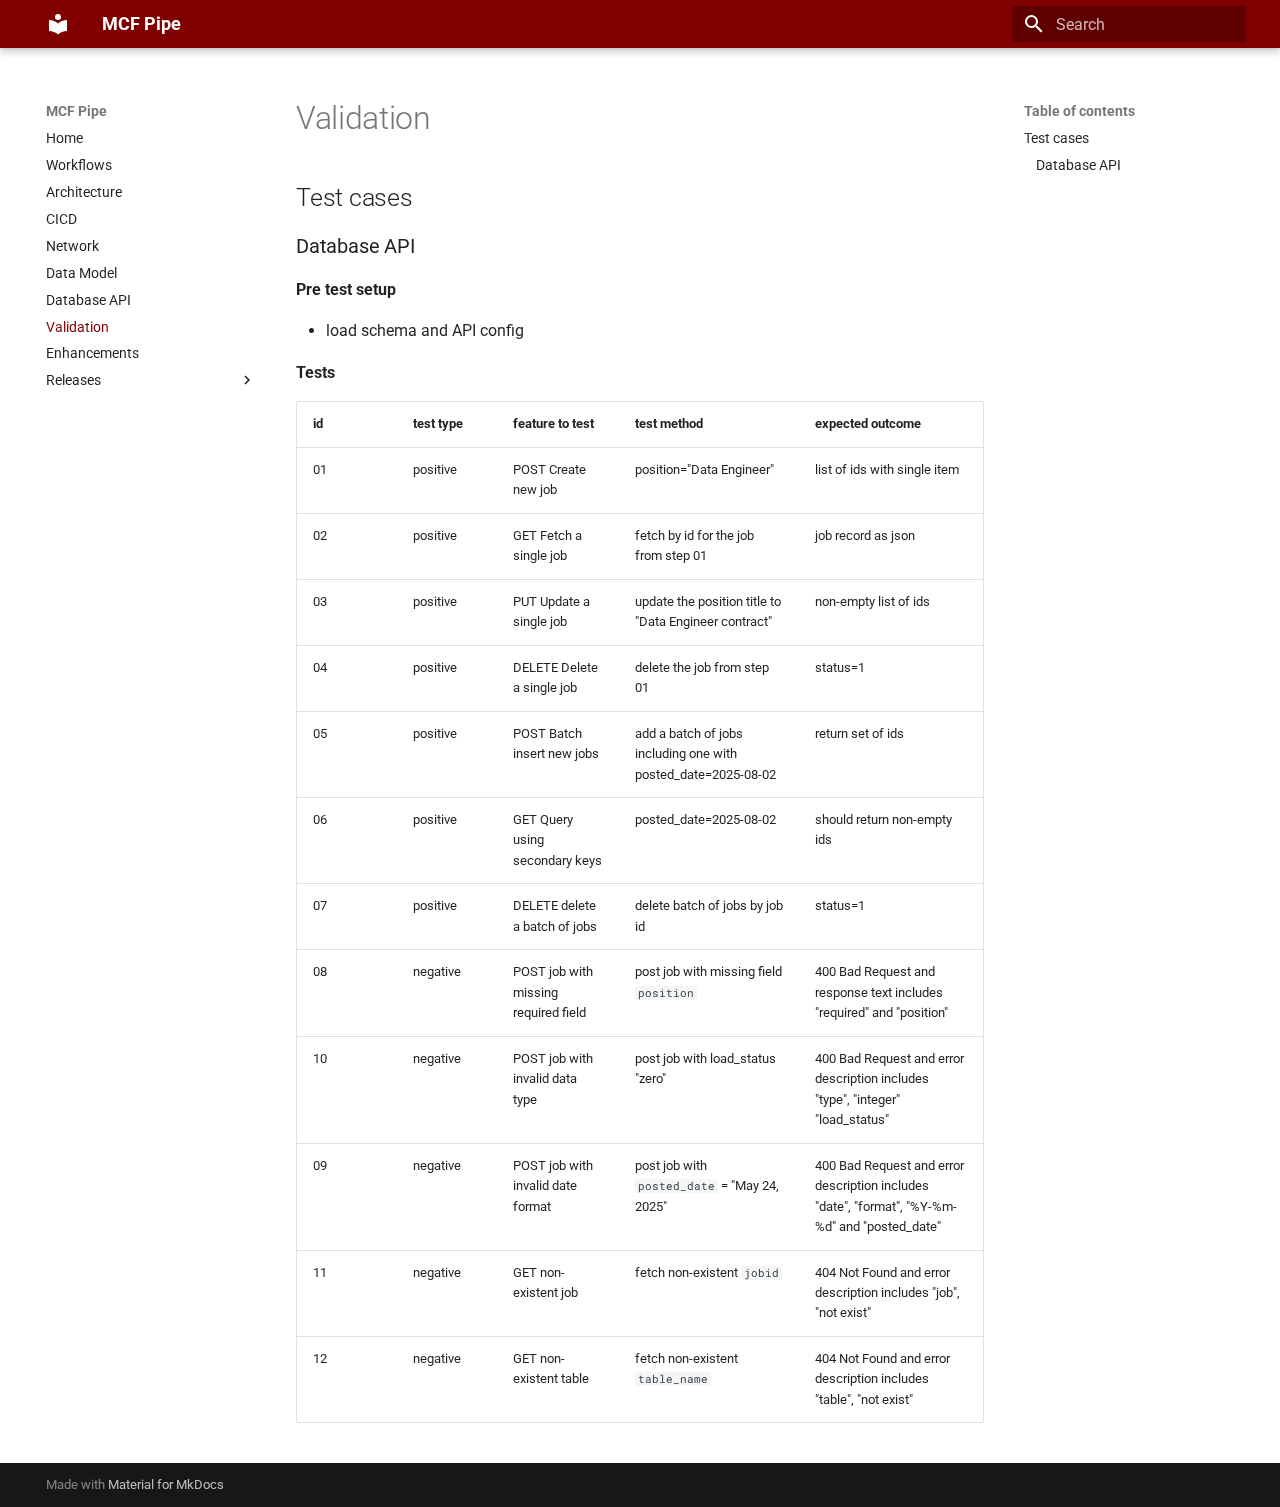
<file: validation/index.html>
<!doctype html>
<html lang="en" class="no-js">
  <head>
    
      <meta charset="utf-8">
      <meta name="viewport" content="width=device-width,initial-scale=1">
      
      
      
      
        <link rel="prev" href="../database_api/">
      
      
        <link rel="next" href="../enhancements/">
      
      
      <link rel="icon" href="../assets/images/favicon.png">
      <meta name="generator" content="mkdocs-1.6.1, mkdocs-material-9.6.16">
    
    
      
        <title>Validation - MCF Pipe</title>
      
    
    
      <link rel="stylesheet" href="../assets/stylesheets/main.7e37652d.min.css">
      
        
        <link rel="stylesheet" href="../assets/stylesheets/palette.06af60db.min.css">
      
      


    
    
      
    
    
      
        
        
        <link rel="preconnect" href="https://fonts.gstatic.com" crossorigin>
        <link rel="stylesheet" href="https://fonts.googleapis.com/css?family=Roboto:300,300i,400,400i,700,700i%7CRoboto+Mono:400,400i,700,700i&display=fallback">
        <style>:root{--md-text-font:"Roboto";--md-code-font:"Roboto Mono"}</style>
      
    
    
      <link rel="stylesheet" href="../stylesheets/overrides.css">
    
    <script>__md_scope=new URL("..",location),__md_hash=e=>[...e].reduce(((e,_)=>(e<<5)-e+_.charCodeAt(0)),0),__md_get=(e,_=localStorage,t=__md_scope)=>JSON.parse(_.getItem(t.pathname+"."+e)),__md_set=(e,_,t=localStorage,a=__md_scope)=>{try{t.setItem(a.pathname+"."+e,JSON.stringify(_))}catch(e){}}</script>
    
      

    
    
    
  </head>
  
  
    
    
    
    
    
    <body dir="ltr" data-md-color-scheme="default" data-md-color-primary="custom" data-md-color-accent="custom">
  
    
    <input class="md-toggle" data-md-toggle="drawer" type="checkbox" id="__drawer" autocomplete="off">
    <input class="md-toggle" data-md-toggle="search" type="checkbox" id="__search" autocomplete="off">
    <label class="md-overlay" for="__drawer"></label>
    <div data-md-component="skip">
      
        
        <a href="#validation" class="md-skip">
          Skip to content
        </a>
      
    </div>
    <div data-md-component="announce">
      
    </div>
    
    
      

  

<header class="md-header md-header--shadow" data-md-component="header">
  <nav class="md-header__inner md-grid" aria-label="Header">
    <a href=".." title="MCF Pipe" class="md-header__button md-logo" aria-label="MCF Pipe" data-md-component="logo">
      
  
  <svg xmlns="http://www.w3.org/2000/svg" viewBox="0 0 24 24"><path d="M12 8a3 3 0 0 0 3-3 3 3 0 0 0-3-3 3 3 0 0 0-3 3 3 3 0 0 0 3 3m0 3.54C9.64 9.35 6.5 8 3 8v11c3.5 0 6.64 1.35 9 3.54 2.36-2.19 5.5-3.54 9-3.54V8c-3.5 0-6.64 1.35-9 3.54"/></svg>

    </a>
    <label class="md-header__button md-icon" for="__drawer">
      
      <svg xmlns="http://www.w3.org/2000/svg" viewBox="0 0 24 24"><path d="M3 6h18v2H3zm0 5h18v2H3zm0 5h18v2H3z"/></svg>
    </label>
    <div class="md-header__title" data-md-component="header-title">
      <div class="md-header__ellipsis">
        <div class="md-header__topic">
          <span class="md-ellipsis">
            MCF Pipe
          </span>
        </div>
        <div class="md-header__topic" data-md-component="header-topic">
          <span class="md-ellipsis">
            
              Validation
            
          </span>
        </div>
      </div>
    </div>
    
      
    
    
    
    
      
      
        <label class="md-header__button md-icon" for="__search">
          
          <svg xmlns="http://www.w3.org/2000/svg" viewBox="0 0 24 24"><path d="M9.5 3A6.5 6.5 0 0 1 16 9.5c0 1.61-.59 3.09-1.56 4.23l.27.27h.79l5 5-1.5 1.5-5-5v-.79l-.27-.27A6.52 6.52 0 0 1 9.5 16 6.5 6.5 0 0 1 3 9.5 6.5 6.5 0 0 1 9.5 3m0 2C7 5 5 7 5 9.5S7 14 9.5 14 14 12 14 9.5 12 5 9.5 5"/></svg>
        </label>
        <div class="md-search" data-md-component="search" role="dialog">
  <label class="md-search__overlay" for="__search"></label>
  <div class="md-search__inner" role="search">
    <form class="md-search__form" name="search">
      <input type="text" class="md-search__input" name="query" aria-label="Search" placeholder="Search" autocapitalize="off" autocorrect="off" autocomplete="off" spellcheck="false" data-md-component="search-query" required>
      <label class="md-search__icon md-icon" for="__search">
        
        <svg xmlns="http://www.w3.org/2000/svg" viewBox="0 0 24 24"><path d="M9.5 3A6.5 6.5 0 0 1 16 9.5c0 1.61-.59 3.09-1.56 4.23l.27.27h.79l5 5-1.5 1.5-5-5v-.79l-.27-.27A6.52 6.52 0 0 1 9.5 16 6.5 6.5 0 0 1 3 9.5 6.5 6.5 0 0 1 9.5 3m0 2C7 5 5 7 5 9.5S7 14 9.5 14 14 12 14 9.5 12 5 9.5 5"/></svg>
        
        <svg xmlns="http://www.w3.org/2000/svg" viewBox="0 0 24 24"><path d="M20 11v2H8l5.5 5.5-1.42 1.42L4.16 12l7.92-7.92L13.5 5.5 8 11z"/></svg>
      </label>
      <nav class="md-search__options" aria-label="Search">
        
        <button type="reset" class="md-search__icon md-icon" title="Clear" aria-label="Clear" tabindex="-1">
          
          <svg xmlns="http://www.w3.org/2000/svg" viewBox="0 0 24 24"><path d="M19 6.41 17.59 5 12 10.59 6.41 5 5 6.41 10.59 12 5 17.59 6.41 19 12 13.41 17.59 19 19 17.59 13.41 12z"/></svg>
        </button>
      </nav>
      
    </form>
    <div class="md-search__output">
      <div class="md-search__scrollwrap" tabindex="0" data-md-scrollfix>
        <div class="md-search-result" data-md-component="search-result">
          <div class="md-search-result__meta">
            Initializing search
          </div>
          <ol class="md-search-result__list" role="presentation"></ol>
        </div>
      </div>
    </div>
  </div>
</div>
      
    
    
  </nav>
  
</header>
    
    <div class="md-container" data-md-component="container">
      
      
        
          
        
      
      <main class="md-main" data-md-component="main">
        <div class="md-main__inner md-grid">
          
            
              
              <div class="md-sidebar md-sidebar--primary" data-md-component="sidebar" data-md-type="navigation" >
                <div class="md-sidebar__scrollwrap">
                  <div class="md-sidebar__inner">
                    



<nav class="md-nav md-nav--primary" aria-label="Navigation" data-md-level="0">
  <label class="md-nav__title" for="__drawer">
    <a href=".." title="MCF Pipe" class="md-nav__button md-logo" aria-label="MCF Pipe" data-md-component="logo">
      
  
  <svg xmlns="http://www.w3.org/2000/svg" viewBox="0 0 24 24"><path d="M12 8a3 3 0 0 0 3-3 3 3 0 0 0-3-3 3 3 0 0 0-3 3 3 3 0 0 0 3 3m0 3.54C9.64 9.35 6.5 8 3 8v11c3.5 0 6.64 1.35 9 3.54 2.36-2.19 5.5-3.54 9-3.54V8c-3.5 0-6.64 1.35-9 3.54"/></svg>

    </a>
    MCF Pipe
  </label>
  
  <ul class="md-nav__list" data-md-scrollfix>
    
      
      
  
  
  
  
    <li class="md-nav__item">
      <a href=".." class="md-nav__link">
        
  
  
  <span class="md-ellipsis">
    Home
    
  </span>
  

      </a>
    </li>
  

    
      
      
  
  
  
  
    <li class="md-nav__item">
      <a href="../workflows/" class="md-nav__link">
        
  
  
  <span class="md-ellipsis">
    Workflows
    
  </span>
  

      </a>
    </li>
  

    
      
      
  
  
  
  
    <li class="md-nav__item">
      <a href="../architecture/" class="md-nav__link">
        
  
  
  <span class="md-ellipsis">
    Architecture
    
  </span>
  

      </a>
    </li>
  

    
      
      
  
  
  
  
    <li class="md-nav__item">
      <a href="../cicd/" class="md-nav__link">
        
  
  
  <span class="md-ellipsis">
    CICD
    
  </span>
  

      </a>
    </li>
  

    
      
      
  
  
  
  
    <li class="md-nav__item">
      <a href="../network/" class="md-nav__link">
        
  
  
  <span class="md-ellipsis">
    Network
    
  </span>
  

      </a>
    </li>
  

    
      
      
  
  
  
  
    <li class="md-nav__item">
      <a href="../data_model/" class="md-nav__link">
        
  
  
  <span class="md-ellipsis">
    Data Model
    
  </span>
  

      </a>
    </li>
  

    
      
      
  
  
  
  
    <li class="md-nav__item">
      <a href="../database_api/" class="md-nav__link">
        
  
  
  <span class="md-ellipsis">
    Database API
    
  </span>
  

      </a>
    </li>
  

    
      
      
  
  
    
  
  
  
    <li class="md-nav__item md-nav__item--active">
      
      <input class="md-nav__toggle md-toggle" type="checkbox" id="__toc">
      
      
        
      
      
        <label class="md-nav__link md-nav__link--active" for="__toc">
          
  
  
  <span class="md-ellipsis">
    Validation
    
  </span>
  

          <span class="md-nav__icon md-icon"></span>
        </label>
      
      <a href="./" class="md-nav__link md-nav__link--active">
        
  
  
  <span class="md-ellipsis">
    Validation
    
  </span>
  

      </a>
      
        

<nav class="md-nav md-nav--secondary" aria-label="Table of contents">
  
  
  
    
  
  
    <label class="md-nav__title" for="__toc">
      <span class="md-nav__icon md-icon"></span>
      Table of contents
    </label>
    <ul class="md-nav__list" data-md-component="toc" data-md-scrollfix>
      
        <li class="md-nav__item">
  <a href="#test-cases" class="md-nav__link">
    <span class="md-ellipsis">
      Test cases
    </span>
  </a>
  
    <nav class="md-nav" aria-label="Test cases">
      <ul class="md-nav__list">
        
          <li class="md-nav__item">
  <a href="#database-api" class="md-nav__link">
    <span class="md-ellipsis">
      Database API
    </span>
  </a>
  
</li>
        
      </ul>
    </nav>
  
</li>
      
    </ul>
  
</nav>
      
    </li>
  

    
      
      
  
  
  
  
    <li class="md-nav__item">
      <a href="../enhancements/" class="md-nav__link">
        
  
  
  <span class="md-ellipsis">
    Enhancements
    
  </span>
  

      </a>
    </li>
  

    
      
      
  
  
  
  
    
    
    
    
    
    <li class="md-nav__item md-nav__item--nested">
      
        
        
        <input class="md-nav__toggle md-toggle " type="checkbox" id="__nav_10" >
        
          
          <label class="md-nav__link" for="__nav_10" id="__nav_10_label" tabindex="0">
            
  
  
  <span class="md-ellipsis">
    Releases
    
  </span>
  

            <span class="md-nav__icon md-icon"></span>
          </label>
        
        <nav class="md-nav" data-md-level="1" aria-labelledby="__nav_10_label" aria-expanded="false">
          <label class="md-nav__title" for="__nav_10">
            <span class="md-nav__icon md-icon"></span>
            Releases
          </label>
          <ul class="md-nav__list" data-md-scrollfix>
            
              
                
  
  
  
  
    <li class="md-nav__item">
      <a href="../releases/010_cloud_infra/" class="md-nav__link">
        
  
  
  <span class="md-ellipsis">
    0.1.0
    
  </span>
  

      </a>
    </li>
  

              
            
          </ul>
        </nav>
      
    </li>
  

    
  </ul>
</nav>
                  </div>
                </div>
              </div>
            
            
              
              <div class="md-sidebar md-sidebar--secondary" data-md-component="sidebar" data-md-type="toc" >
                <div class="md-sidebar__scrollwrap">
                  <div class="md-sidebar__inner">
                    

<nav class="md-nav md-nav--secondary" aria-label="Table of contents">
  
  
  
    
  
  
    <label class="md-nav__title" for="__toc">
      <span class="md-nav__icon md-icon"></span>
      Table of contents
    </label>
    <ul class="md-nav__list" data-md-component="toc" data-md-scrollfix>
      
        <li class="md-nav__item">
  <a href="#test-cases" class="md-nav__link">
    <span class="md-ellipsis">
      Test cases
    </span>
  </a>
  
    <nav class="md-nav" aria-label="Test cases">
      <ul class="md-nav__list">
        
          <li class="md-nav__item">
  <a href="#database-api" class="md-nav__link">
    <span class="md-ellipsis">
      Database API
    </span>
  </a>
  
</li>
        
      </ul>
    </nav>
  
</li>
      
    </ul>
  
</nav>
                  </div>
                </div>
              </div>
            
          
          
            <div class="md-content" data-md-component="content">
              <article class="md-content__inner md-typeset">
                
                  



<h1 id="validation">Validation</h1>
<h2 id="test-cases">Test cases</h2>
<h3 id="database-api">Database API</h3>
<p><strong>Pre test setup</strong></p>
<ul>
<li>load schema and API config </li>
</ul>
<p><strong>Tests</strong></p>
<table>
<thead>
<tr>
<th>id</th>
<th>test type</th>
<th>feature to test</th>
<th>test method</th>
<th>expected outcome</th>
</tr>
</thead>
<tbody>
<tr>
<td>01</td>
<td>positive</td>
<td>POST Create new job</td>
<td>position="Data Engineer"</td>
<td>list of ids with single item</td>
</tr>
<tr>
<td>02</td>
<td>positive</td>
<td>GET Fetch a single job</td>
<td>fetch by id for the job from step 01</td>
<td>job record as json</td>
</tr>
<tr>
<td>03</td>
<td>positive</td>
<td>PUT Update a single job</td>
<td>update the position title to "Data Engineer contract"</td>
<td>non-empty list of ids</td>
</tr>
<tr>
<td>04</td>
<td>positive</td>
<td>DELETE Delete a single job</td>
<td>delete the job from step 01</td>
<td>status=1</td>
</tr>
<tr>
<td>05</td>
<td>positive</td>
<td>POST Batch insert new jobs</td>
<td>add a batch of jobs including one with posted_date=2025-08-02</td>
<td>return set of ids</td>
</tr>
<tr>
<td>06</td>
<td>positive</td>
<td>GET Query using secondary keys</td>
<td>posted_date=2025-08-02</td>
<td>should return non-empty ids</td>
</tr>
<tr>
<td>07</td>
<td>positive</td>
<td>DELETE delete a batch of jobs</td>
<td>delete batch of jobs by job id</td>
<td>status=1</td>
</tr>
<tr>
<td>08</td>
<td>negative</td>
<td>POST job with missing required field</td>
<td>post job with missing field <code>position</code></td>
<td>400 Bad Request and response text includes "required" and "position"</td>
</tr>
<tr>
<td>10</td>
<td>negative</td>
<td>POST job with invalid data type</td>
<td>post job with load_status "zero"</td>
<td>400 Bad Request and error description includes "type", "integer"  "load_status"</td>
</tr>
<tr>
<td>09</td>
<td>negative</td>
<td>POST job with invalid date format</td>
<td>post job with <code>posted_date</code> = "May 24, 2025"</td>
<td>400 Bad Request and error description includes  "date", "format", "%Y-%m-%d" and "posted_date"</td>
</tr>
<tr>
<td>11</td>
<td>negative</td>
<td>GET non-existent job</td>
<td>fetch non-existent <code>jobid</code></td>
<td>404 Not Found and error description includes "job", "not exist"</td>
</tr>
<tr>
<td>12</td>
<td>negative</td>
<td>GET non-existent table</td>
<td>fetch non-existent <code>table_name</code></td>
<td>404 Not Found and error description includes "table", "not exist"</td>
</tr>
</tbody>
</table>












                
              </article>
            </div>
          
          
<script>var target=document.getElementById(location.hash.slice(1));target&&target.name&&(target.checked=target.name.startsWith("__tabbed_"))</script>
        </div>
        
      </main>
      
        <footer class="md-footer">
  
  <div class="md-footer-meta md-typeset">
    <div class="md-footer-meta__inner md-grid">
      <div class="md-copyright">
  
  
    Made with
    <a href="https://squidfunk.github.io/mkdocs-material/" target="_blank" rel="noopener">
      Material for MkDocs
    </a>
  
</div>
      
    </div>
  </div>
</footer>
      
    </div>
    <div class="md-dialog" data-md-component="dialog">
      <div class="md-dialog__inner md-typeset"></div>
    </div>
    
    
    
      
      <script id="__config" type="application/json">{"base": "..", "features": [], "search": "../assets/javascripts/workers/search.d50fe291.min.js", "tags": null, "translations": {"clipboard.copied": "Copied to clipboard", "clipboard.copy": "Copy to clipboard", "search.result.more.one": "1 more on this page", "search.result.more.other": "# more on this page", "search.result.none": "No matching documents", "search.result.one": "1 matching document", "search.result.other": "# matching documents", "search.result.placeholder": "Type to start searching", "search.result.term.missing": "Missing", "select.version": "Select version"}, "version": null}</script>
    
    
      <script src="../assets/javascripts/bundle.50899def.min.js"></script>
      
    
  </body>
</html>
</file>
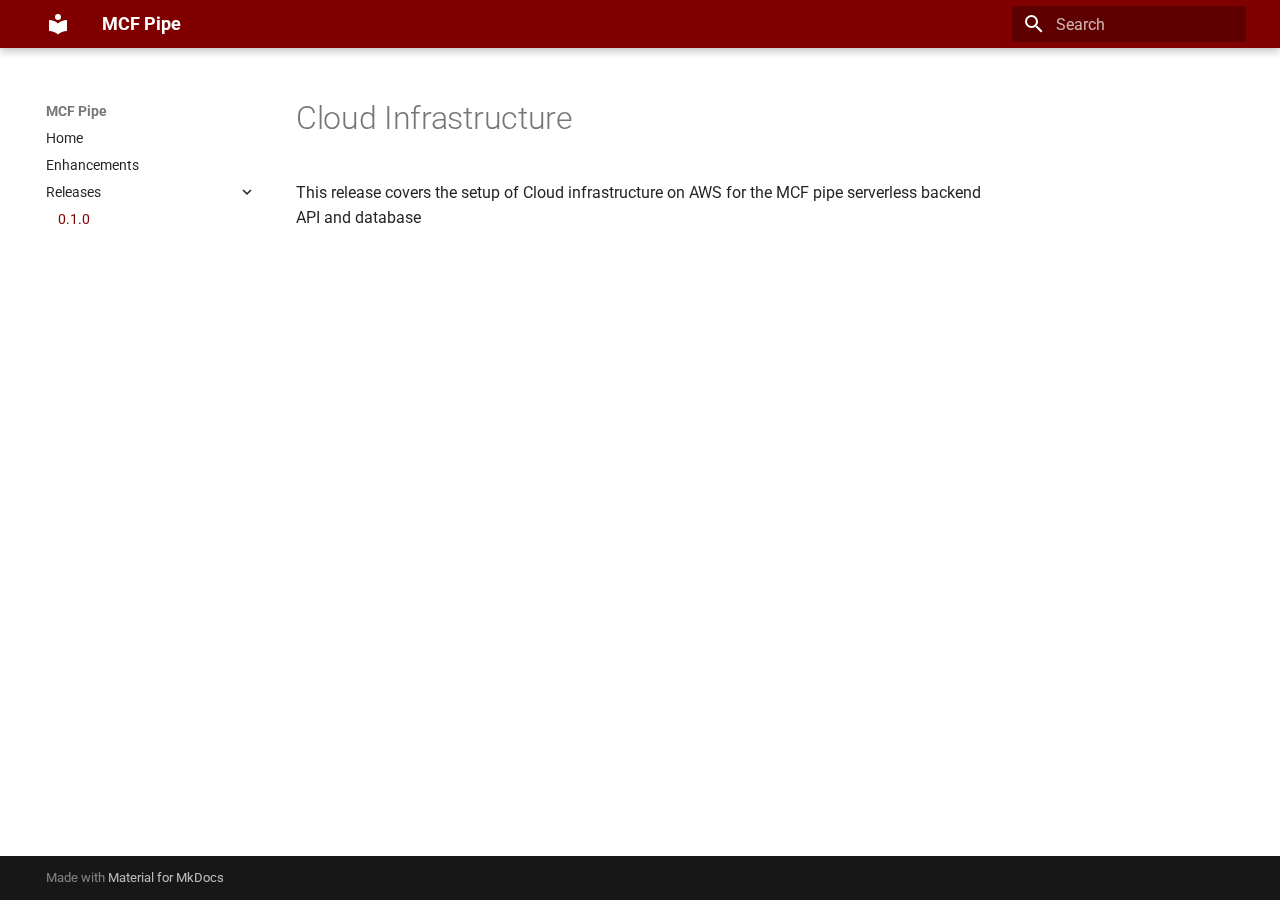
<file: releases/010_cloud_infra/index.html>
<!doctype html>
<html lang="en" class="no-js">
  <head>
    
      <meta charset="utf-8">
      <meta name="viewport" content="width=device-width,initial-scale=1">
      
      
      
      
        <link rel="prev" href="../../enhancements/">
      
      
      
      <link rel="icon" href="../../assets/images/favicon.png">
      <meta name="generator" content="mkdocs-1.6.1, mkdocs-material-9.6.16">
    
    
      
        <title>0.1.0 - MCF Pipe</title>
      
    
    
      <link rel="stylesheet" href="../../assets/stylesheets/main.7e37652d.min.css">
      
        
        <link rel="stylesheet" href="../../assets/stylesheets/palette.06af60db.min.css">
      
      


    
    
      
    
    
      
        
        
        <link rel="preconnect" href="https://fonts.gstatic.com" crossorigin>
        <link rel="stylesheet" href="https://fonts.googleapis.com/css?family=Roboto:300,300i,400,400i,700,700i%7CRoboto+Mono:400,400i,700,700i&display=fallback">
        <style>:root{--md-text-font:"Roboto";--md-code-font:"Roboto Mono"}</style>
      
    
    
      <link rel="stylesheet" href="../../stylesheets/overrides.css">
    
    <script>__md_scope=new URL("../..",location),__md_hash=e=>[...e].reduce(((e,_)=>(e<<5)-e+_.charCodeAt(0)),0),__md_get=(e,_=localStorage,t=__md_scope)=>JSON.parse(_.getItem(t.pathname+"."+e)),__md_set=(e,_,t=localStorage,a=__md_scope)=>{try{t.setItem(a.pathname+"."+e,JSON.stringify(_))}catch(e){}}</script>
    
      

    
    
    
  </head>
  
  
    
    
    
    
    
    <body dir="ltr" data-md-color-scheme="default" data-md-color-primary="custom" data-md-color-accent="custom">
  
    
    <input class="md-toggle" data-md-toggle="drawer" type="checkbox" id="__drawer" autocomplete="off">
    <input class="md-toggle" data-md-toggle="search" type="checkbox" id="__search" autocomplete="off">
    <label class="md-overlay" for="__drawer"></label>
    <div data-md-component="skip">
      
        
        <a href="#cloud-infrastructure" class="md-skip">
          Skip to content
        </a>
      
    </div>
    <div data-md-component="announce">
      
    </div>
    
    
      

  

<header class="md-header md-header--shadow" data-md-component="header">
  <nav class="md-header__inner md-grid" aria-label="Header">
    <a href="../.." title="MCF Pipe" class="md-header__button md-logo" aria-label="MCF Pipe" data-md-component="logo">
      
  
  <svg xmlns="http://www.w3.org/2000/svg" viewBox="0 0 24 24"><path d="M12 8a3 3 0 0 0 3-3 3 3 0 0 0-3-3 3 3 0 0 0-3 3 3 3 0 0 0 3 3m0 3.54C9.64 9.35 6.5 8 3 8v11c3.5 0 6.64 1.35 9 3.54 2.36-2.19 5.5-3.54 9-3.54V8c-3.5 0-6.64 1.35-9 3.54"/></svg>

    </a>
    <label class="md-header__button md-icon" for="__drawer">
      
      <svg xmlns="http://www.w3.org/2000/svg" viewBox="0 0 24 24"><path d="M3 6h18v2H3zm0 5h18v2H3zm0 5h18v2H3z"/></svg>
    </label>
    <div class="md-header__title" data-md-component="header-title">
      <div class="md-header__ellipsis">
        <div class="md-header__topic">
          <span class="md-ellipsis">
            MCF Pipe
          </span>
        </div>
        <div class="md-header__topic" data-md-component="header-topic">
          <span class="md-ellipsis">
            
              0.1.0
            
          </span>
        </div>
      </div>
    </div>
    
      
    
    
    
    
      
      
        <label class="md-header__button md-icon" for="__search">
          
          <svg xmlns="http://www.w3.org/2000/svg" viewBox="0 0 24 24"><path d="M9.5 3A6.5 6.5 0 0 1 16 9.5c0 1.61-.59 3.09-1.56 4.23l.27.27h.79l5 5-1.5 1.5-5-5v-.79l-.27-.27A6.52 6.52 0 0 1 9.5 16 6.5 6.5 0 0 1 3 9.5 6.5 6.5 0 0 1 9.5 3m0 2C7 5 5 7 5 9.5S7 14 9.5 14 14 12 14 9.5 12 5 9.5 5"/></svg>
        </label>
        <div class="md-search" data-md-component="search" role="dialog">
  <label class="md-search__overlay" for="__search"></label>
  <div class="md-search__inner" role="search">
    <form class="md-search__form" name="search">
      <input type="text" class="md-search__input" name="query" aria-label="Search" placeholder="Search" autocapitalize="off" autocorrect="off" autocomplete="off" spellcheck="false" data-md-component="search-query" required>
      <label class="md-search__icon md-icon" for="__search">
        
        <svg xmlns="http://www.w3.org/2000/svg" viewBox="0 0 24 24"><path d="M9.5 3A6.5 6.5 0 0 1 16 9.5c0 1.61-.59 3.09-1.56 4.23l.27.27h.79l5 5-1.5 1.5-5-5v-.79l-.27-.27A6.52 6.52 0 0 1 9.5 16 6.5 6.5 0 0 1 3 9.5 6.5 6.5 0 0 1 9.5 3m0 2C7 5 5 7 5 9.5S7 14 9.5 14 14 12 14 9.5 12 5 9.5 5"/></svg>
        
        <svg xmlns="http://www.w3.org/2000/svg" viewBox="0 0 24 24"><path d="M20 11v2H8l5.5 5.5-1.42 1.42L4.16 12l7.92-7.92L13.5 5.5 8 11z"/></svg>
      </label>
      <nav class="md-search__options" aria-label="Search">
        
        <button type="reset" class="md-search__icon md-icon" title="Clear" aria-label="Clear" tabindex="-1">
          
          <svg xmlns="http://www.w3.org/2000/svg" viewBox="0 0 24 24"><path d="M19 6.41 17.59 5 12 10.59 6.41 5 5 6.41 10.59 12 5 17.59 6.41 19 12 13.41 17.59 19 19 17.59 13.41 12z"/></svg>
        </button>
      </nav>
      
    </form>
    <div class="md-search__output">
      <div class="md-search__scrollwrap" tabindex="0" data-md-scrollfix>
        <div class="md-search-result" data-md-component="search-result">
          <div class="md-search-result__meta">
            Initializing search
          </div>
          <ol class="md-search-result__list" role="presentation"></ol>
        </div>
      </div>
    </div>
  </div>
</div>
      
    
    
  </nav>
  
</header>
    
    <div class="md-container" data-md-component="container">
      
      
        
          
        
      
      <main class="md-main" data-md-component="main">
        <div class="md-main__inner md-grid">
          
            
              
              <div class="md-sidebar md-sidebar--primary" data-md-component="sidebar" data-md-type="navigation" >
                <div class="md-sidebar__scrollwrap">
                  <div class="md-sidebar__inner">
                    



<nav class="md-nav md-nav--primary" aria-label="Navigation" data-md-level="0">
  <label class="md-nav__title" for="__drawer">
    <a href="../.." title="MCF Pipe" class="md-nav__button md-logo" aria-label="MCF Pipe" data-md-component="logo">
      
  
  <svg xmlns="http://www.w3.org/2000/svg" viewBox="0 0 24 24"><path d="M12 8a3 3 0 0 0 3-3 3 3 0 0 0-3-3 3 3 0 0 0-3 3 3 3 0 0 0 3 3m0 3.54C9.64 9.35 6.5 8 3 8v11c3.5 0 6.64 1.35 9 3.54 2.36-2.19 5.5-3.54 9-3.54V8c-3.5 0-6.64 1.35-9 3.54"/></svg>

    </a>
    MCF Pipe
  </label>
  
  <ul class="md-nav__list" data-md-scrollfix>
    
      
      
  
  
  
  
    <li class="md-nav__item">
      <a href="../.." class="md-nav__link">
        
  
  
  <span class="md-ellipsis">
    Home
    
  </span>
  

      </a>
    </li>
  

    
      
      
  
  
  
  
    <li class="md-nav__item">
      <a href="../../enhancements/" class="md-nav__link">
        
  
  
  <span class="md-ellipsis">
    Enhancements
    
  </span>
  

      </a>
    </li>
  

    
      
      
  
  
    
  
  
  
    
    
    
    
    
    <li class="md-nav__item md-nav__item--active md-nav__item--nested">
      
        
        
        <input class="md-nav__toggle md-toggle " type="checkbox" id="__nav_3" checked>
        
          
          <label class="md-nav__link" for="__nav_3" id="__nav_3_label" tabindex="0">
            
  
  
  <span class="md-ellipsis">
    Releases
    
  </span>
  

            <span class="md-nav__icon md-icon"></span>
          </label>
        
        <nav class="md-nav" data-md-level="1" aria-labelledby="__nav_3_label" aria-expanded="true">
          <label class="md-nav__title" for="__nav_3">
            <span class="md-nav__icon md-icon"></span>
            Releases
          </label>
          <ul class="md-nav__list" data-md-scrollfix>
            
              
                
  
  
    
  
  
  
    <li class="md-nav__item md-nav__item--active">
      
      <input class="md-nav__toggle md-toggle" type="checkbox" id="__toc">
      
      
        
      
      
      <a href="./" class="md-nav__link md-nav__link--active">
        
  
  
  <span class="md-ellipsis">
    0.1.0
    
  </span>
  

      </a>
      
    </li>
  

              
            
          </ul>
        </nav>
      
    </li>
  

    
  </ul>
</nav>
                  </div>
                </div>
              </div>
            
            
              
              <div class="md-sidebar md-sidebar--secondary" data-md-component="sidebar" data-md-type="toc" >
                <div class="md-sidebar__scrollwrap">
                  <div class="md-sidebar__inner">
                    

<nav class="md-nav md-nav--secondary" aria-label="Table of contents">
  
  
  
    
  
  
</nav>
                  </div>
                </div>
              </div>
            
          
          
            <div class="md-content" data-md-component="content">
              <article class="md-content__inner md-typeset">
                
                  



<h1 id="cloud-infrastructure">Cloud Infrastructure</h1>
<p>This release covers the setup of Cloud infrastructure on AWS for the MCF pipe serverless backend API and database</p>












                
              </article>
            </div>
          
          
<script>var target=document.getElementById(location.hash.slice(1));target&&target.name&&(target.checked=target.name.startsWith("__tabbed_"))</script>
        </div>
        
      </main>
      
        <footer class="md-footer">
  
  <div class="md-footer-meta md-typeset">
    <div class="md-footer-meta__inner md-grid">
      <div class="md-copyright">
  
  
    Made with
    <a href="https://squidfunk.github.io/mkdocs-material/" target="_blank" rel="noopener">
      Material for MkDocs
    </a>
  
</div>
      
    </div>
  </div>
</footer>
      
    </div>
    <div class="md-dialog" data-md-component="dialog">
      <div class="md-dialog__inner md-typeset"></div>
    </div>
    
    
    
      
      <script id="__config" type="application/json">{"base": "../..", "features": [], "search": "../../assets/javascripts/workers/search.d50fe291.min.js", "tags": null, "translations": {"clipboard.copied": "Copied to clipboard", "clipboard.copy": "Copy to clipboard", "search.result.more.one": "1 more on this page", "search.result.more.other": "# more on this page", "search.result.none": "No matching documents", "search.result.one": "1 matching document", "search.result.other": "# matching documents", "search.result.placeholder": "Type to start searching", "search.result.term.missing": "Missing", "select.version": "Select version"}, "version": null}</script>
    
    
      <script src="../../assets/javascripts/bundle.50899def.min.js"></script>
      
    
  </body>
</html>
</file>
<file: stylesheets/overrides.css>
:root {
  --md-primary-fg-color:        #800000; /* Maroon */
  --md-primary-fg-color--light: #993333;
  --md-primary-fg-color--dark:  #660000;

  --md-accent-fg-color:         #800000;
}
</file>
<file: assets/stylesheets/main.7e37652d.min.css>
@charset "UTF-8";html{-webkit-text-size-adjust:none;-moz-text-size-adjust:none;text-size-adjust:none;box-sizing:border-box}*,:after,:before{box-sizing:inherit}@media (prefers-reduced-motion){*,:after,:before{transition:none!important}}body{margin:0}a,button,input,label{-webkit-tap-highlight-color:transparent}a{color:inherit;text-decoration:none}hr{border:0;box-sizing:initial;display:block;height:.05rem;overflow:visible;padding:0}small{font-size:80%}sub,sup{line-height:1em}img{border-style:none}table{border-collapse:initial;border-spacing:0}td,th{font-weight:400;vertical-align:top}button{background:#0000;border:0;font-family:inherit;font-size:inherit;margin:0;padding:0}input{border:0;outline:none}:root{--md-primary-fg-color:#4051b5;--md-primary-fg-color--light:#5d6cc0;--md-primary-fg-color--dark:#303fa1;--md-primary-bg-color:#fff;--md-primary-bg-color--light:#ffffffb3;--md-accent-fg-color:#526cfe;--md-accent-fg-color--transparent:#526cfe1a;--md-accent-bg-color:#fff;--md-accent-bg-color--light:#ffffffb3}[data-md-color-scheme=default]{color-scheme:light}[data-md-color-scheme=default] img[src$="#gh-dark-mode-only"],[data-md-color-scheme=default] img[src$="#only-dark"]{display:none}:root,[data-md-color-scheme=default]{--md-hue:225deg;--md-default-fg-color:#000000de;--md-default-fg-color--light:#0000008a;--md-default-fg-color--lighter:#00000052;--md-default-fg-color--lightest:#00000012;--md-default-bg-color:#fff;--md-default-bg-color--light:#ffffffb3;--md-default-bg-color--lighter:#ffffff4d;--md-default-bg-color--lightest:#ffffff1f;--md-code-fg-color:#36464e;--md-code-bg-color:#f5f5f5;--md-code-hl-color:#4287ff;--md-code-hl-color--light:#4287ff1a;--md-code-hl-number-color:#d52a2a;--md-code-hl-special-color:#db1457;--md-code-hl-function-color:#a846b9;--md-code-hl-constant-color:#6e59d9;--md-code-hl-keyword-color:#3f6ec6;--md-code-hl-string-color:#1c7d4d;--md-code-hl-name-color:var(--md-code-fg-color);--md-code-hl-operator-color:var(--md-default-fg-color--light);--md-code-hl-punctuation-color:var(--md-default-fg-color--light);--md-code-hl-comment-color:var(--md-default-fg-color--light);--md-code-hl-generic-color:var(--md-default-fg-color--light);--md-code-hl-variable-color:var(--md-default-fg-color--light);--md-typeset-color:var(--md-default-fg-color);--md-typeset-a-color:var(--md-primary-fg-color);--md-typeset-del-color:#f5503d26;--md-typeset-ins-color:#0bd57026;--md-typeset-kbd-color:#fafafa;--md-typeset-kbd-accent-color:#fff;--md-typeset-kbd-border-color:#b8b8b8;--md-typeset-mark-color:#ffff0080;--md-typeset-table-color:#0000001f;--md-typeset-table-color--light:rgba(0,0,0,.035);--md-admonition-fg-color:var(--md-default-fg-color);--md-admonition-bg-color:var(--md-default-bg-color);--md-warning-fg-color:#000000de;--md-warning-bg-color:#ff9;--md-footer-fg-color:#fff;--md-footer-fg-color--light:#ffffffb3;--md-footer-fg-color--lighter:#ffffff73;--md-footer-bg-color:#000000de;--md-footer-bg-color--dark:#00000052;--md-shadow-z1:0 0.2rem 0.5rem #0000000d,0 0 0.05rem #0000001a;--md-shadow-z2:0 0.2rem 0.5rem #0000001a,0 0 0.05rem #00000040;--md-shadow-z3:0 0.2rem 0.5rem #0003,0 0 0.05rem #00000059}.md-icon svg{fill:currentcolor;display:block;height:1.2rem;width:1.2rem}body{-webkit-font-smoothing:antialiased;-moz-osx-font-smoothing:grayscale;--md-text-font-family:var(--md-text-font,_),-apple-system,BlinkMacSystemFont,Helvetica,Arial,sans-serif;--md-code-font-family:var(--md-code-font,_),SFMono-Regular,Consolas,Menlo,monospace}aside,body,input{font-feature-settings:"kern","liga";color:var(--md-typeset-color);font-family:var(--md-text-font-family)}code,kbd,pre{font-feature-settings:"kern";font-family:var(--md-code-font-family)}:root{--md-typeset-table-sort-icon:url('data:image/svg+xml;charset=utf-8,<svg xmlns="http://www.w3.org/2000/svg" viewBox="0 0 24 24"><path d="m18 21-4-4h3V7h-3l4-4 4 4h-3v10h3M2 19v-2h10v2M2 13v-2h7v2M2 7V5h4v2z"/></svg>');--md-typeset-table-sort-icon--asc:url('data:image/svg+xml;charset=utf-8,<svg xmlns="http://www.w3.org/2000/svg" viewBox="0 0 24 24"><path d="M19 17h3l-4 4-4-4h3V3h2M2 17h10v2H2M6 5v2H2V5m0 6h7v2H2z"/></svg>');--md-typeset-table-sort-icon--desc:url('data:image/svg+xml;charset=utf-8,<svg xmlns="http://www.w3.org/2000/svg" viewBox="0 0 24 24"><path d="M19 7h3l-4-4-4 4h3v14h2M2 17h10v2H2M6 5v2H2V5m0 6h7v2H2z"/></svg>')}.md-typeset{-webkit-print-color-adjust:exact;color-adjust:exact;font-size:.8rem;line-height:1.6;overflow-wrap:break-word}@media print{.md-typeset{font-size:.68rem}}.md-typeset blockquote,.md-typeset dl,.md-typeset figure,.md-typeset ol,.md-typeset pre,.md-typeset ul{margin-bottom:1em;margin-top:1em}.md-typeset h1{color:var(--md-default-fg-color--light);font-size:2em;line-height:1.3;margin:0 0 1.25em}.md-typeset h1,.md-typeset h2{font-weight:300;letter-spacing:-.01em}.md-typeset h2{font-size:1.5625em;line-height:1.4;margin:1.6em 0 .64em}.md-typeset h3{font-size:1.25em;font-weight:400;letter-spacing:-.01em;line-height:1.5;margin:1.6em 0 .8em}.md-typeset h2+h3{margin-top:.8em}.md-typeset h4{font-weight:700;letter-spacing:-.01em;margin:1em 0}.md-typeset h5,.md-typeset h6{color:var(--md-default-fg-color--light);font-size:.8em;font-weight:700;letter-spacing:-.01em;margin:1.25em 0}.md-typeset h5{text-transform:uppercase}.md-typeset h5 code{text-transform:none}.md-typeset hr{border-bottom:.05rem solid var(--md-default-fg-color--lightest);display:flow-root;margin:1.5em 0}.md-typeset a{color:var(--md-typeset-a-color);word-break:break-word}.md-typeset a,.md-typeset a:before{transition:color 125ms}.md-typeset a:focus,.md-typeset a:hover{color:var(--md-accent-fg-color)}.md-typeset a:focus code,.md-typeset a:hover code{background-color:var(--md-accent-fg-color--transparent)}.md-typeset a code{color:currentcolor;transition:background-color 125ms}.md-typeset a.focus-visible{outline-color:var(--md-accent-fg-color);outline-offset:.2rem}.md-typeset code,.md-typeset kbd,.md-typeset pre{color:var(--md-code-fg-color);direction:ltr;font-variant-ligatures:none}@media print{.md-typeset code,.md-typeset kbd,.md-typeset pre{white-space:pre-wrap}}.md-typeset code{background-color:var(--md-code-bg-color);border-radius:.1rem;-webkit-box-decoration-break:clone;box-decoration-break:clone;font-size:.85em;padding:0 .2941176471em;word-break:break-word}.md-typeset code:not(.focus-visible){-webkit-tap-highlight-color:transparent;outline:none}.md-typeset pre{display:flow-root;line-height:1.4;position:relative}.md-typeset pre>code{-webkit-box-decoration-break:slice;box-decoration-break:slice;box-shadow:none;display:block;margin:0;outline-color:var(--md-accent-fg-color);overflow:auto;padding:.7720588235em 1.1764705882em;scrollbar-color:var(--md-default-fg-color--lighter) #0000;scrollbar-width:thin;touch-action:auto;word-break:normal}.md-typeset pre>code:hover{scrollbar-color:var(--md-accent-fg-color) #0000}.md-typeset pre>code::-webkit-scrollbar{height:.2rem;width:.2rem}.md-typeset pre>code::-webkit-scrollbar-thumb{background-color:var(--md-default-fg-color--lighter)}.md-typeset pre>code::-webkit-scrollbar-thumb:hover{background-color:var(--md-accent-fg-color)}.md-typeset kbd{background-color:var(--md-typeset-kbd-color);border-radius:.1rem;box-shadow:0 .1rem 0 .05rem var(--md-typeset-kbd-border-color),0 .1rem 0 var(--md-typeset-kbd-border-color),0 -.1rem .2rem var(--md-typeset-kbd-accent-color) inset;color:var(--md-default-fg-color);display:inline-block;font-size:.75em;padding:0 .6666666667em;vertical-align:text-top;word-break:break-word}.md-typeset mark{background-color:var(--md-typeset-mark-color);-webkit-box-decoration-break:clone;box-decoration-break:clone;color:inherit;word-break:break-word}.md-typeset abbr{border-bottom:.05rem dotted var(--md-default-fg-color--light);cursor:help;text-decoration:none}.md-typeset small{opacity:.75}[dir=ltr] .md-typeset sub,[dir=ltr] .md-typeset sup{margin-left:.078125em}[dir=rtl] .md-typeset sub,[dir=rtl] .md-typeset sup{margin-right:.078125em}[dir=ltr] .md-typeset blockquote{padding-left:.6rem}[dir=rtl] .md-typeset blockquote{padding-right:.6rem}[dir=ltr] .md-typeset blockquote{border-left:.2rem solid var(--md-default-fg-color--lighter)}[dir=rtl] .md-typeset blockquote{border-right:.2rem solid var(--md-default-fg-color--lighter)}.md-typeset blockquote{color:var(--md-default-fg-color--light);margin-left:0;margin-right:0}.md-typeset ul{list-style-type:disc}.md-typeset ul[type]{list-style-type:revert-layer}[dir=ltr] .md-typeset ol,[dir=ltr] .md-typeset ul{margin-left:.625em}[dir=rtl] .md-typeset ol,[dir=rtl] .md-typeset ul{margin-right:.625em}.md-typeset ol,.md-typeset ul{padding:0}.md-typeset ol:not([hidden]),.md-typeset ul:not([hidden]){display:flow-root}.md-typeset ol ol,.md-typeset ul ol{list-style-type:lower-alpha}.md-typeset ol ol ol,.md-typeset ul ol ol{list-style-type:lower-roman}.md-typeset ol ol ol ol,.md-typeset ul ol ol ol{list-style-type:upper-alpha}.md-typeset ol ol ol ol ol,.md-typeset ul ol ol ol ol{list-style-type:upper-roman}.md-typeset ol[type],.md-typeset ul[type]{list-style-type:revert-layer}[dir=ltr] .md-typeset ol li,[dir=ltr] .md-typeset ul li{margin-left:1.25em}[dir=rtl] .md-typeset ol li,[dir=rtl] .md-typeset ul li{margin-right:1.25em}.md-typeset ol li,.md-typeset ul li{margin-bottom:.5em}.md-typeset ol li blockquote,.md-typeset ol li p,.md-typeset ul li blockquote,.md-typeset ul li p{margin:.5em 0}.md-typeset ol li:last-child,.md-typeset ul li:last-child{margin-bottom:0}[dir=ltr] .md-typeset ol li ol,[dir=ltr] .md-typeset ol li ul,[dir=ltr] .md-typeset ul li ol,[dir=ltr] .md-typeset ul li ul{margin-left:.625em}[dir=rtl] .md-typeset ol li ol,[dir=rtl] .md-typeset ol li ul,[dir=rtl] .md-typeset ul li ol,[dir=rtl] .md-typeset ul li ul{margin-right:.625em}.md-typeset ol li ol,.md-typeset ol li ul,.md-typeset ul li ol,.md-typeset ul li ul{margin-bottom:.5em;margin-top:.5em}[dir=ltr] .md-typeset dd{margin-left:1.875em}[dir=rtl] .md-typeset dd{margin-right:1.875em}.md-typeset dd{margin-bottom:1.5em;margin-top:1em}.md-typeset img,.md-typeset svg,.md-typeset video{height:auto;max-width:100%}.md-typeset img[align=left]{margin:1em 1em 1em 0}.md-typeset img[align=right]{margin:1em 0 1em 1em}.md-typeset img[align]:only-child{margin-top:0}.md-typeset figure{display:flow-root;margin:1em auto;max-width:100%;text-align:center;width:-moz-fit-content;width:fit-content}.md-typeset figure img{display:block;margin:0 auto}.md-typeset figcaption{font-style:italic;margin:1em auto;max-width:24rem}.md-typeset iframe{max-width:100%}.md-typeset table:not([class]){background-color:var(--md-default-bg-color);border:.05rem solid var(--md-typeset-table-color);border-radius:.1rem;display:inline-block;font-size:.64rem;max-width:100%;overflow:auto;touch-action:auto}@media print{.md-typeset table:not([class]){display:table}}.md-typeset table:not([class])+*{margin-top:1.5em}.md-typeset table:not([class]) td>:first-child,.md-typeset table:not([class]) th>:first-child{margin-top:0}.md-typeset table:not([class]) td>:last-child,.md-typeset table:not([class]) th>:last-child{margin-bottom:0}.md-typeset table:not([class]) td:not([align]),.md-typeset table:not([class]) th:not([align]){text-align:left}[dir=rtl] .md-typeset table:not([class]) td:not([align]),[dir=rtl] .md-typeset table:not([class]) th:not([align]){text-align:right}.md-typeset table:not([class]) th{font-weight:700;min-width:5rem;padding:.9375em 1.25em;vertical-align:top}.md-typeset table:not([class]) td{border-top:.05rem solid var(--md-typeset-table-color);padding:.9375em 1.25em;vertical-align:top}.md-typeset table:not([class]) tbody tr{transition:background-color 125ms}.md-typeset table:not([class]) tbody tr:hover{background-color:var(--md-typeset-table-color--light);box-shadow:0 .05rem 0 var(--md-default-bg-color) inset}.md-typeset table:not([class]) a{word-break:normal}.md-typeset table th[role=columnheader]{cursor:pointer}[dir=ltr] .md-typeset table th[role=columnheader]:after{margin-left:.5em}[dir=rtl] .md-typeset table th[role=columnheader]:after{margin-right:.5em}.md-typeset table th[role=columnheader]:after{content:"";display:inline-block;height:1.2em;-webkit-mask-image:var(--md-typeset-table-sort-icon);mask-image:var(--md-typeset-table-sort-icon);-webkit-mask-repeat:no-repeat;mask-repeat:no-repeat;-webkit-mask-size:contain;mask-size:contain;transition:background-color 125ms;vertical-align:text-bottom;width:1.2em}.md-typeset table th[role=columnheader]:hover:after{background-color:var(--md-default-fg-color--lighter)}.md-typeset table th[role=columnheader][aria-sort=ascending]:after{background-color:var(--md-default-fg-color--light);-webkit-mask-image:var(--md-typeset-table-sort-icon--asc);mask-image:var(--md-typeset-table-sort-icon--asc)}.md-typeset table th[role=columnheader][aria-sort=descending]:after{background-color:var(--md-default-fg-color--light);-webkit-mask-image:var(--md-typeset-table-sort-icon--desc);mask-image:var(--md-typeset-table-sort-icon--desc)}.md-typeset__scrollwrap{margin:1em -.8rem;overflow-x:auto;touch-action:auto}.md-typeset__table{display:inline-block;margin-bottom:.5em;padding:0 .8rem}@media print{.md-typeset__table{display:block}}html .md-typeset__table table{display:table;margin:0;overflow:hidden;width:100%}@media screen and (max-width:44.984375em){.md-content__inner>pre{margin:1em -.8rem}.md-content__inner>pre code{border-radius:0}}.md-typeset .md-author{border-radius:100%;display:block;flex-shrink:0;height:1.6rem;overflow:hidden;position:relative;transition:color 125ms,transform 125ms;width:1.6rem}.md-typeset .md-author img{display:block}.md-typeset .md-author--more{background:var(--md-default-fg-color--lightest);color:var(--md-default-fg-color--lighter);font-size:.6rem;font-weight:700;line-height:1.6rem;text-align:center}.md-typeset .md-author--long{height:2.4rem;width:2.4rem}.md-typeset a.md-author{transform:scale(1)}.md-typeset a.md-author img{border-radius:100%;filter:grayscale(100%) opacity(75%);transition:filter 125ms}.md-typeset a.md-author:focus,.md-typeset a.md-author:hover{transform:scale(1.1);z-index:1}.md-typeset a.md-author:focus img,.md-typeset a.md-author:hover img{filter:grayscale(0)}.md-banner{background-color:var(--md-footer-bg-color);color:var(--md-footer-fg-color);overflow:auto}@media print{.md-banner{display:none}}.md-banner--warning{background-color:var(--md-warning-bg-color);color:var(--md-warning-fg-color)}.md-banner__inner{font-size:.7rem;margin:.6rem auto;padding:0 .8rem}[dir=ltr] .md-banner__button{float:right}[dir=rtl] .md-banner__button{float:left}.md-banner__button{color:inherit;cursor:pointer;transition:opacity .25s}.no-js .md-banner__button{display:none}.md-banner__button:hover{opacity:.7}html{font-size:125%;height:100%;overflow-x:hidden}@media screen and (min-width:100em){html{font-size:137.5%}}@media screen and (min-width:125em){html{font-size:150%}}body{background-color:var(--md-default-bg-color);display:flex;flex-direction:column;font-size:.5rem;min-height:100%;position:relative;width:100%}@media print{body{display:block}}@media screen and (max-width:59.984375em){body[data-md-scrolllock]{position:fixed}}.md-grid{margin-left:auto;margin-right:auto;max-width:61rem}.md-container{display:flex;flex-direction:column;flex-grow:1}@media print{.md-container{display:block}}.md-main{flex-grow:1}.md-main__inner{display:flex;height:100%;margin-top:1.5rem}.md-ellipsis{overflow:hidden;text-overflow:ellipsis}.md-toggle{display:none}.md-option{height:0;opacity:0;position:absolute;width:0}.md-option:checked+label:not([hidden]){display:block}.md-option.focus-visible+label{outline-color:var(--md-accent-fg-color);outline-style:auto}.md-skip{background-color:var(--md-default-fg-color);border-radius:.1rem;color:var(--md-default-bg-color);font-size:.64rem;margin:.5rem;opacity:0;outline-color:var(--md-accent-fg-color);padding:.3rem .5rem;position:fixed;transform:translateY(.4rem);z-index:-1}.md-skip:focus{opacity:1;transform:translateY(0);transition:transform .25s cubic-bezier(.4,0,.2,1),opacity 175ms 75ms;z-index:10}@page{margin:25mm}:root{--md-clipboard-icon:url('data:image/svg+xml;charset=utf-8,<svg xmlns="http://www.w3.org/2000/svg" viewBox="0 0 24 24"><path d="M19 21H8V7h11m0-2H8a2 2 0 0 0-2 2v14a2 2 0 0 0 2 2h11a2 2 0 0 0 2-2V7a2 2 0 0 0-2-2m-3-4H4a2 2 0 0 0-2 2v14h2V3h12z"/></svg>')}.md-clipboard{border-radius:.1rem;color:var(--md-default-fg-color--lightest);cursor:pointer;height:1.5em;outline-color:var(--md-accent-fg-color);outline-offset:.1rem;position:absolute;right:.5em;top:.5em;transition:color .25s;width:1.5em;z-index:1}@media print{.md-clipboard{display:none}}.md-clipboard:not(.focus-visible){-webkit-tap-highlight-color:transparent;outline:none}:hover>.md-clipboard{color:var(--md-default-fg-color--light)}.md-clipboard:focus,.md-clipboard:hover{color:var(--md-accent-fg-color)}.md-clipboard:after{background-color:currentcolor;content:"";display:block;height:1.125em;margin:0 auto;-webkit-mask-image:var(--md-clipboard-icon);mask-image:var(--md-clipboard-icon);-webkit-mask-position:center;mask-position:center;-webkit-mask-repeat:no-repeat;mask-repeat:no-repeat;-webkit-mask-size:contain;mask-size:contain;width:1.125em}.md-clipboard--inline{cursor:pointer}.md-clipboard--inline code{transition:color .25s,background-color .25s}.md-clipboard--inline:focus code,.md-clipboard--inline:hover code{background-color:var(--md-accent-fg-color--transparent);color:var(--md-accent-fg-color)}.md-typeset .md-code__content{display:grid}@keyframes consent{0%{opacity:0;transform:translateY(100%)}to{opacity:1;transform:translateY(0)}}@keyframes overlay{0%{opacity:0}to{opacity:1}}.md-consent__overlay{animation:overlay .25s both;-webkit-backdrop-filter:blur(.1rem);backdrop-filter:blur(.1rem);background-color:#0000008a;height:100%;opacity:1;position:fixed;top:0;width:100%;z-index:5}.md-consent__inner{animation:consent .5s cubic-bezier(.1,.7,.1,1) both;background-color:var(--md-default-bg-color);border:0;border-radius:.1rem;bottom:0;box-shadow:0 0 .2rem #0000001a,0 .2rem .4rem #0003;max-height:100%;overflow:auto;padding:0;position:fixed;width:100%;z-index:5}.md-consent__form{padding:.8rem}.md-consent__settings{display:none;margin:1em 0}input:checked+.md-consent__settings{display:block}.md-consent__controls{margin-bottom:.8rem}.md-typeset .md-consent__controls .md-button{display:inline}@media screen and (max-width:44.984375em){.md-typeset .md-consent__controls .md-button{display:block;margin-top:.4rem;text-align:center;width:100%}}.md-consent label{cursor:pointer}.md-content{flex-grow:1;min-width:0}.md-content__inner{margin:0 .8rem 1.2rem;padding-top:.6rem}@media screen and (min-width:76.25em){[dir=ltr] .md-sidebar--primary:not([hidden])~.md-content>.md-content__inner{margin-left:1.2rem}[dir=ltr] .md-sidebar--secondary:not([hidden])~.md-content>.md-content__inner,[dir=rtl] .md-sidebar--primary:not([hidden])~.md-content>.md-content__inner{margin-right:1.2rem}[dir=rtl] .md-sidebar--secondary:not([hidden])~.md-content>.md-content__inner{margin-left:1.2rem}}.md-content__inner:before{content:"";display:block;height:.4rem}.md-content__inner>:last-child{margin-bottom:0}[dir=ltr] .md-content__button{float:right}[dir=rtl] .md-content__button{float:left}[dir=ltr] .md-content__button{margin-left:.4rem}[dir=rtl] .md-content__button{margin-right:.4rem}.md-content__button{margin:.4rem 0;padding:0}@media print{.md-content__button{display:none}}.md-typeset .md-content__button{color:var(--md-default-fg-color--lighter)}.md-content__button svg{display:inline;vertical-align:top}[dir=rtl] .md-content__button svg{transform:scaleX(-1)}[dir=ltr] .md-dialog{right:.8rem}[dir=rtl] .md-dialog{left:.8rem}.md-dialog{background-color:var(--md-default-fg-color);border-radius:.1rem;bottom:.8rem;box-shadow:var(--md-shadow-z3);min-width:11.1rem;opacity:0;padding:.4rem .6rem;pointer-events:none;position:fixed;transform:translateY(100%);transition:transform 0ms .4s,opacity .4s;z-index:4}@media print{.md-dialog{display:none}}.md-dialog--active{opacity:1;pointer-events:auto;transform:translateY(0);transition:transform .4s cubic-bezier(.075,.85,.175,1),opacity .4s}.md-dialog__inner{color:var(--md-default-bg-color);font-size:.7rem}.md-feedback{margin:2em 0 1em;text-align:center}.md-feedback fieldset{border:none;margin:0;padding:0}.md-feedback__title{font-weight:700;margin:1em auto}.md-feedback__inner{position:relative}.md-feedback__list{display:flex;flex-wrap:wrap;place-content:baseline center;position:relative}.md-feedback__list:hover .md-icon:not(:disabled){color:var(--md-default-fg-color--lighter)}:disabled .md-feedback__list{min-height:1.8rem}.md-feedback__icon{color:var(--md-default-fg-color--light);cursor:pointer;flex-shrink:0;margin:0 .1rem;transition:color 125ms}.md-feedback__icon:not(:disabled).md-icon:hover{color:var(--md-accent-fg-color)}.md-feedback__icon:disabled{color:var(--md-default-fg-color--lightest);pointer-events:none}.md-feedback__note{opacity:0;position:relative;transform:translateY(.4rem);transition:transform .4s cubic-bezier(.1,.7,.1,1),opacity .15s}.md-feedback__note>*{margin:0 auto;max-width:16rem}:disabled .md-feedback__note{opacity:1;transform:translateY(0)}@media print{.md-feedback{display:none}}.md-footer{background-color:var(--md-footer-bg-color);color:var(--md-footer-fg-color)}@media print{.md-footer{display:none}}.md-footer__inner{justify-content:space-between;overflow:auto;padding:.2rem}.md-footer__inner:not([hidden]){display:flex}.md-footer__link{align-items:end;display:flex;flex-grow:0.01;margin-bottom:.4rem;margin-top:1rem;max-width:100%;outline-color:var(--md-accent-fg-color);overflow:hidden;transition:opacity .25s}.md-footer__link:focus,.md-footer__link:hover{opacity:.7}[dir=rtl] .md-footer__link svg{transform:scaleX(-1)}@media screen and (max-width:44.984375em){.md-footer__link--prev{flex-shrink:0}.md-footer__link--prev .md-footer__title{display:none}}[dir=ltr] .md-footer__link--next{margin-left:auto}[dir=rtl] .md-footer__link--next{margin-right:auto}.md-footer__link--next{text-align:right}[dir=rtl] .md-footer__link--next{text-align:left}.md-footer__title{flex-grow:1;font-size:.9rem;margin-bottom:.7rem;max-width:calc(100% - 2.4rem);padding:0 1rem;white-space:nowrap}.md-footer__button{margin:.2rem;padding:.4rem}.md-footer__direction{font-size:.64rem;opacity:.7}.md-footer-meta{background-color:var(--md-footer-bg-color--dark)}.md-footer-meta__inner{display:flex;flex-wrap:wrap;justify-content:space-between;padding:.2rem}html .md-footer-meta.md-typeset a{color:var(--md-footer-fg-color--light)}html .md-footer-meta.md-typeset a:focus,html .md-footer-meta.md-typeset a:hover{color:var(--md-footer-fg-color)}.md-copyright{color:var(--md-footer-fg-color--lighter);font-size:.64rem;margin:auto .6rem;padding:.4rem 0;width:100%}@media screen and (min-width:45em){.md-copyright{width:auto}}.md-copyright__highlight{color:var(--md-footer-fg-color--light)}.md-social{display:inline-flex;gap:.2rem;margin:0 .4rem;padding:.2rem 0 .6rem}@media screen and (min-width:45em){.md-social{padding:.6rem 0}}.md-social__link{display:inline-block;height:1.6rem;text-align:center;width:1.6rem}.md-social__link:before{line-height:1.9}.md-social__link svg{fill:currentcolor;max-height:.8rem;vertical-align:-25%}.md-typeset .md-button{border:.1rem solid;border-radius:.1rem;color:var(--md-primary-fg-color);cursor:pointer;display:inline-block;font-weight:700;padding:.625em 2em;transition:color 125ms,background-color 125ms,border-color 125ms}.md-typeset .md-button--primary{background-color:var(--md-primary-fg-color);border-color:var(--md-primary-fg-color);color:var(--md-primary-bg-color)}.md-typeset .md-button:focus,.md-typeset .md-button:hover{background-color:var(--md-accent-fg-color);border-color:var(--md-accent-fg-color);color:var(--md-accent-bg-color)}[dir=ltr] .md-typeset .md-input{border-top-left-radius:.1rem}[dir=ltr] .md-typeset .md-input,[dir=rtl] .md-typeset .md-input{border-top-right-radius:.1rem}[dir=rtl] .md-typeset .md-input{border-top-left-radius:.1rem}.md-typeset .md-input{border-bottom:.1rem solid var(--md-default-fg-color--lighter);box-shadow:var(--md-shadow-z1);font-size:.8rem;height:1.8rem;padding:0 .6rem;transition:border .25s,box-shadow .25s}.md-typeset .md-input:focus,.md-typeset .md-input:hover{border-bottom-color:var(--md-accent-fg-color);box-shadow:var(--md-shadow-z2)}.md-typeset .md-input--stretch{width:100%}.md-header{background-color:var(--md-primary-fg-color);box-shadow:0 0 .2rem #0000,0 .2rem .4rem #0000;color:var(--md-primary-bg-color);display:block;left:0;position:sticky;right:0;top:0;z-index:4}@media print{.md-header{display:none}}.md-header[hidden]{transform:translateY(-100%);transition:transform .25s cubic-bezier(.8,0,.6,1),box-shadow .25s}.md-header--shadow{box-shadow:0 0 .2rem #0000001a,0 .2rem .4rem #0003;transition:transform .25s cubic-bezier(.1,.7,.1,1),box-shadow .25s}.md-header__inner{align-items:center;display:flex;padding:0 .2rem}.md-header__button{color:currentcolor;cursor:pointer;margin:.2rem;outline-color:var(--md-accent-fg-color);padding:.4rem;position:relative;transition:opacity .25s;vertical-align:middle;z-index:1}.md-header__button:hover{opacity:.7}.md-header__button:not([hidden]){display:inline-block}.md-header__button:not(.focus-visible){-webkit-tap-highlight-color:transparent;outline:none}.md-header__button.md-logo{margin:.2rem;padding:.4rem}@media screen and (max-width:76.234375em){.md-header__button.md-logo{display:none}}.md-header__button.md-logo img,.md-header__button.md-logo svg{fill:currentcolor;display:block;height:1.2rem;width:auto}@media screen and (min-width:60em){.md-header__button[for=__search]{display:none}}.no-js .md-header__button[for=__search]{display:none}[dir=rtl] .md-header__button[for=__search] svg{transform:scaleX(-1)}@media screen and (min-width:76.25em){.md-header__button[for=__drawer]{display:none}}.md-header__topic{display:flex;max-width:100%;position:absolute;transition:transform .4s cubic-bezier(.1,.7,.1,1),opacity .15s;white-space:nowrap}.md-header__topic+.md-header__topic{opacity:0;pointer-events:none;transform:translateX(1.25rem);transition:transform .4s cubic-bezier(1,.7,.1,.1),opacity .15s;z-index:-1}[dir=rtl] .md-header__topic+.md-header__topic{transform:translateX(-1.25rem)}.md-header__topic:first-child{font-weight:700}[dir=ltr] .md-header__title{margin-left:1rem;margin-right:.4rem}[dir=rtl] .md-header__title{margin-left:.4rem;margin-right:1rem}.md-header__title{flex-grow:1;font-size:.9rem;height:2.4rem;line-height:2.4rem}.md-header__title--active .md-header__topic{opacity:0;pointer-events:none;transform:translateX(-1.25rem);transition:transform .4s cubic-bezier(1,.7,.1,.1),opacity .15s;z-index:-1}[dir=rtl] .md-header__title--active .md-header__topic{transform:translateX(1.25rem)}.md-header__title--active .md-header__topic+.md-header__topic{opacity:1;pointer-events:auto;transform:translateX(0);transition:transform .4s cubic-bezier(.1,.7,.1,1),opacity .15s;z-index:0}.md-header__title>.md-header__ellipsis{height:100%;position:relative;width:100%}.md-header__option{display:flex;flex-shrink:0;max-width:100%;transition:max-width 0ms .25s,opacity .25s .25s;white-space:nowrap}[data-md-toggle=search]:checked~.md-header .md-header__option{max-width:0;opacity:0;transition:max-width 0ms,opacity 0ms}.md-header__option>input{bottom:0}.md-header__source{display:none}@media screen and (min-width:60em){[dir=ltr] .md-header__source{margin-left:1rem}[dir=rtl] .md-header__source{margin-right:1rem}.md-header__source{display:block;max-width:11.7rem;width:11.7rem}}@media screen and (min-width:76.25em){[dir=ltr] .md-header__source{margin-left:1.4rem}[dir=rtl] .md-header__source{margin-right:1.4rem}}.md-meta{color:var(--md-default-fg-color--light);font-size:.7rem;line-height:1.3}.md-meta__list{display:inline-flex;flex-wrap:wrap;list-style:none;margin:0;padding:0}.md-meta__item:not(:last-child):after{content:"·";margin-left:.2rem;margin-right:.2rem}.md-meta__link{color:var(--md-typeset-a-color)}.md-meta__link:focus,.md-meta__link:hover{color:var(--md-accent-fg-color)}.md-draft{background-color:#ff1744;border-radius:.125em;color:#fff;display:inline-block;font-weight:700;padding-left:.5714285714em;padding-right:.5714285714em}:root{--md-nav-icon--prev:url('data:image/svg+xml;charset=utf-8,<svg xmlns="http://www.w3.org/2000/svg" viewBox="0 0 24 24"><path d="M20 11v2H8l5.5 5.5-1.42 1.42L4.16 12l7.92-7.92L13.5 5.5 8 11z"/></svg>');--md-nav-icon--next:url('data:image/svg+xml;charset=utf-8,<svg xmlns="http://www.w3.org/2000/svg" viewBox="0 0 24 24"><path d="M8.59 16.58 13.17 12 8.59 7.41 10 6l6 6-6 6z"/></svg>');--md-toc-icon:url('data:image/svg+xml;charset=utf-8,<svg xmlns="http://www.w3.org/2000/svg" viewBox="0 0 24 24"><path d="M3 9h14V7H3zm0 4h14v-2H3zm0 4h14v-2H3zm16 0h2v-2h-2zm0-10v2h2V7zm0 6h2v-2h-2z"/></svg>')}.md-nav{font-size:.7rem;line-height:1.3}.md-nav__title{color:var(--md-default-fg-color--light);display:block;font-weight:700;overflow:hidden;padding:0 .6rem;text-overflow:ellipsis}.md-nav__title .md-nav__button{display:none}.md-nav__title .md-nav__button img{height:100%;width:auto}.md-nav__title .md-nav__button.md-logo img,.md-nav__title .md-nav__button.md-logo svg{fill:currentcolor;display:block;height:2.4rem;max-width:100%;object-fit:contain;width:auto}.md-nav__list{list-style:none;margin:0;padding:0}.md-nav__link{align-items:flex-start;display:flex;gap:.4rem;margin-top:.625em;scroll-snap-align:start;transition:color 125ms}.md-nav__link--passed{color:var(--md-default-fg-color--light)}.md-nav__item .md-nav__link--active,.md-nav__item .md-nav__link--active code{color:var(--md-typeset-a-color)}.md-nav__link .md-ellipsis{position:relative}[dir=ltr] .md-nav__link .md-icon:last-child{margin-left:auto}[dir=rtl] .md-nav__link .md-icon:last-child{margin-right:auto}.md-nav__link svg{fill:currentcolor;flex-shrink:0;height:1.3em;position:relative}.md-nav__link[for]:focus,.md-nav__link[for]:hover,.md-nav__link[href]:focus,.md-nav__link[href]:hover{color:var(--md-accent-fg-color);cursor:pointer}.md-nav__link.focus-visible{outline-color:var(--md-accent-fg-color);outline-offset:.2rem}.md-nav--primary .md-nav__link[for=__toc]{display:none}.md-nav--primary .md-nav__link[for=__toc] .md-icon:after{background-color:currentcolor;display:block;height:100%;-webkit-mask-image:var(--md-toc-icon);mask-image:var(--md-toc-icon);width:100%}.md-nav--primary .md-nav__link[for=__toc]~.md-nav{display:none}.md-nav__container>.md-nav__link{margin-top:0}.md-nav__container>.md-nav__link:first-child{flex-grow:1;min-width:0}.md-nav__icon{flex-shrink:0}.md-nav__source{display:none}@media screen and (max-width:76.234375em){.md-nav--primary,.md-nav--primary .md-nav{background-color:var(--md-default-bg-color);display:flex;flex-direction:column;height:100%;left:0;position:absolute;right:0;top:0;z-index:1}.md-nav--primary .md-nav__item,.md-nav--primary .md-nav__title{font-size:.8rem;line-height:1.5}.md-nav--primary .md-nav__title{background-color:var(--md-default-fg-color--lightest);color:var(--md-default-fg-color--light);cursor:pointer;height:5.6rem;line-height:2.4rem;padding:3rem .8rem .2rem;position:relative;white-space:nowrap}[dir=ltr] .md-nav--primary .md-nav__title .md-nav__icon{left:.4rem}[dir=rtl] .md-nav--primary .md-nav__title .md-nav__icon{right:.4rem}.md-nav--primary .md-nav__title .md-nav__icon{display:block;height:1.2rem;margin:.2rem;position:absolute;top:.4rem;width:1.2rem}.md-nav--primary .md-nav__title .md-nav__icon:after{background-color:currentcolor;content:"";display:block;height:100%;-webkit-mask-image:var(--md-nav-icon--prev);mask-image:var(--md-nav-icon--prev);-webkit-mask-position:center;mask-position:center;-webkit-mask-repeat:no-repeat;mask-repeat:no-repeat;-webkit-mask-size:contain;mask-size:contain;width:100%}.md-nav--primary .md-nav__title~.md-nav__list{background-color:var(--md-default-bg-color);box-shadow:0 .05rem 0 var(--md-default-fg-color--lightest) inset;overflow-y:auto;scroll-snap-type:y mandatory;touch-action:pan-y}.md-nav--primary .md-nav__title~.md-nav__list>:first-child{border-top:0}.md-nav--primary .md-nav__title[for=__drawer]{background-color:var(--md-primary-fg-color);color:var(--md-primary-bg-color);font-weight:700}.md-nav--primary .md-nav__title .md-logo{display:block;left:.2rem;margin:.2rem;padding:.4rem;position:absolute;right:.2rem;top:.2rem}.md-nav--primary .md-nav__list{flex:1}.md-nav--primary .md-nav__item{border-top:.05rem solid var(--md-default-fg-color--lightest)}.md-nav--primary .md-nav__item--active>.md-nav__link{color:var(--md-typeset-a-color)}.md-nav--primary .md-nav__item--active>.md-nav__link:focus,.md-nav--primary .md-nav__item--active>.md-nav__link:hover{color:var(--md-accent-fg-color)}.md-nav--primary .md-nav__link{margin-top:0;padding:.6rem .8rem}.md-nav--primary .md-nav__link svg{margin-top:.1em}.md-nav--primary .md-nav__link>.md-nav__link{padding:0}[dir=ltr] .md-nav--primary .md-nav__link .md-nav__icon{margin-right:-.2rem}[dir=rtl] .md-nav--primary .md-nav__link .md-nav__icon{margin-left:-.2rem}.md-nav--primary .md-nav__link .md-nav__icon{font-size:1.2rem;height:1.2rem;width:1.2rem}.md-nav--primary .md-nav__link .md-nav__icon:after{background-color:currentcolor;content:"";display:block;height:100%;-webkit-mask-image:var(--md-nav-icon--next);mask-image:var(--md-nav-icon--next);-webkit-mask-position:center;mask-position:center;-webkit-mask-repeat:no-repeat;mask-repeat:no-repeat;-webkit-mask-size:contain;mask-size:contain;width:100%}[dir=rtl] .md-nav--primary .md-nav__icon:after{transform:scale(-1)}.md-nav--primary .md-nav--secondary .md-nav{background-color:initial;position:static}[dir=ltr] .md-nav--primary .md-nav--secondary .md-nav .md-nav__link{padding-left:1.4rem}[dir=rtl] .md-nav--primary .md-nav--secondary .md-nav .md-nav__link{padding-right:1.4rem}[dir=ltr] .md-nav--primary .md-nav--secondary .md-nav .md-nav .md-nav__link{padding-left:2rem}[dir=rtl] .md-nav--primary .md-nav--secondary .md-nav .md-nav .md-nav__link{padding-right:2rem}[dir=ltr] .md-nav--primary .md-nav--secondary .md-nav .md-nav .md-nav .md-nav__link{padding-left:2.6rem}[dir=rtl] .md-nav--primary .md-nav--secondary .md-nav .md-nav .md-nav .md-nav__link{padding-right:2.6rem}[dir=ltr] .md-nav--primary .md-nav--secondary .md-nav .md-nav .md-nav .md-nav .md-nav__link{padding-left:3.2rem}[dir=rtl] .md-nav--primary .md-nav--secondary .md-nav .md-nav .md-nav .md-nav .md-nav__link{padding-right:3.2rem}.md-nav--secondary{background-color:initial}.md-nav__toggle~.md-nav{display:flex;opacity:0;transform:translateX(100%);transition:transform .25s cubic-bezier(.8,0,.6,1),opacity 125ms 50ms}[dir=rtl] .md-nav__toggle~.md-nav{transform:translateX(-100%)}.md-nav__toggle:checked~.md-nav{opacity:1;transform:translateX(0);transition:transform .25s cubic-bezier(.4,0,.2,1),opacity 125ms 125ms}.md-nav__toggle:checked~.md-nav>.md-nav__list{-webkit-backface-visibility:hidden;backface-visibility:hidden}}@media screen and (max-width:59.984375em){.md-nav--primary .md-nav__link[for=__toc]{display:flex}.md-nav--primary .md-nav__link[for=__toc] .md-icon:after{content:""}.md-nav--primary .md-nav__link[for=__toc]+.md-nav__link{display:none}.md-nav--primary .md-nav__link[for=__toc]~.md-nav{display:flex}.md-nav__source{background-color:var(--md-primary-fg-color--dark);color:var(--md-primary-bg-color);display:block;padding:0 .2rem}}@media screen and (min-width:60em) and (max-width:76.234375em){.md-nav--integrated .md-nav__link[for=__toc]{display:flex}.md-nav--integrated .md-nav__link[for=__toc] .md-icon:after{content:""}.md-nav--integrated .md-nav__link[for=__toc]+.md-nav__link{display:none}.md-nav--integrated .md-nav__link[for=__toc]~.md-nav{display:flex}}@media screen and (min-width:60em){.md-nav{margin-bottom:-.4rem}.md-nav--secondary .md-nav__title{background:var(--md-default-bg-color);box-shadow:0 0 .4rem .4rem var(--md-default-bg-color);position:sticky;top:0;z-index:1}.md-nav--secondary .md-nav__title[for=__toc]{scroll-snap-align:start}.md-nav--secondary .md-nav__title .md-nav__icon{display:none}[dir=ltr] .md-nav--secondary .md-nav__list{padding-left:.6rem}[dir=rtl] .md-nav--secondary .md-nav__list{padding-right:.6rem}.md-nav--secondary .md-nav__list{padding-bottom:.4rem}[dir=ltr] .md-nav--secondary .md-nav__item>.md-nav__link{margin-right:.4rem}[dir=rtl] .md-nav--secondary .md-nav__item>.md-nav__link{margin-left:.4rem}}@media screen and (min-width:76.25em){.md-nav{margin-bottom:-.4rem;transition:max-height .25s cubic-bezier(.86,0,.07,1)}.md-nav--primary .md-nav__title{background:var(--md-default-bg-color);box-shadow:0 0 .4rem .4rem var(--md-default-bg-color);position:sticky;top:0;z-index:1}.md-nav--primary .md-nav__title[for=__drawer]{scroll-snap-align:start}.md-nav--primary .md-nav__title .md-nav__icon{display:none}[dir=ltr] .md-nav--primary .md-nav__list{padding-left:.6rem}[dir=rtl] .md-nav--primary .md-nav__list{padding-right:.6rem}.md-nav--primary .md-nav__list{padding-bottom:.4rem}[dir=ltr] .md-nav--primary .md-nav__item>.md-nav__link{margin-right:.4rem}[dir=rtl] .md-nav--primary .md-nav__item>.md-nav__link{margin-left:.4rem}.md-nav__toggle~.md-nav{display:grid;grid-template-rows:minmax(.4rem,0fr);opacity:0;transition:grid-template-rows .25s cubic-bezier(.86,0,.07,1),opacity .25s,visibility 0ms .25s;visibility:collapse}.md-nav__toggle~.md-nav>.md-nav__list{overflow:hidden}.md-nav__toggle.md-toggle--indeterminate~.md-nav,.md-nav__toggle:checked~.md-nav{grid-template-rows:minmax(.4rem,1fr);opacity:1;transition:grid-template-rows .25s cubic-bezier(.86,0,.07,1),opacity .15s .1s,visibility 0ms;visibility:visible}.md-nav__toggle.md-toggle--indeterminate~.md-nav{transition:none}.md-nav__item--nested>.md-nav>.md-nav__title{display:none}.md-nav__item--section{display:block;margin:1.25em 0}.md-nav__item--section:last-child{margin-bottom:0}.md-nav__item--section>.md-nav__link{font-weight:700}.md-nav__item--section>.md-nav__link[for]{color:var(--md-default-fg-color--light)}.md-nav__item--section>.md-nav__link:not(.md-nav__container){pointer-events:none}.md-nav__item--section>.md-nav__link .md-icon,.md-nav__item--section>.md-nav__link>[for]{display:none}[dir=ltr] .md-nav__item--section>.md-nav{margin-left:-.6rem}[dir=rtl] .md-nav__item--section>.md-nav{margin-right:-.6rem}.md-nav__item--section>.md-nav{display:block;opacity:1;visibility:visible}.md-nav__item--section>.md-nav>.md-nav__list>.md-nav__item{padding:0}.md-nav__icon{border-radius:100%;height:.9rem;transition:background-color .25s;width:.9rem}.md-nav__icon:hover{background-color:var(--md-accent-fg-color--transparent)}.md-nav__icon:after{background-color:currentcolor;border-radius:100%;content:"";display:inline-block;height:100%;-webkit-mask-image:var(--md-nav-icon--next);mask-image:var(--md-nav-icon--next);-webkit-mask-position:center;mask-position:center;-webkit-mask-repeat:no-repeat;mask-repeat:no-repeat;-webkit-mask-size:contain;mask-size:contain;transition:transform .25s;vertical-align:-.1rem;width:100%}[dir=rtl] .md-nav__icon:after{transform:rotate(180deg)}.md-nav__item--nested .md-nav__toggle:checked~.md-nav__link .md-nav__icon:after,.md-nav__item--nested .md-toggle--indeterminate~.md-nav__link .md-nav__icon:after{transform:rotate(90deg)}.md-nav--lifted>.md-nav__list>.md-nav__item,.md-nav--lifted>.md-nav__title{display:none}.md-nav--lifted>.md-nav__list>.md-nav__item--active{display:block}.md-nav--lifted>.md-nav__list>.md-nav__item--active>.md-nav__link{background:var(--md-default-bg-color);box-shadow:0 0 .4rem .4rem var(--md-default-bg-color);margin-top:0;position:sticky;top:0;z-index:1}.md-nav--lifted>.md-nav__list>.md-nav__item--active>.md-nav__link:not(.md-nav__container){pointer-events:none}.md-nav--lifted>.md-nav__list>.md-nav__item--active.md-nav__item--section{margin:0}[dir=ltr] .md-nav--lifted>.md-nav__list>.md-nav__item>.md-nav:not(.md-nav--secondary){margin-left:-.6rem}[dir=rtl] .md-nav--lifted>.md-nav__list>.md-nav__item>.md-nav:not(.md-nav--secondary){margin-right:-.6rem}.md-nav--lifted>.md-nav__list>.md-nav__item>[for]{color:var(--md-default-fg-color--light)}.md-nav--lifted .md-nav[data-md-level="1"]{grid-template-rows:minmax(.4rem,1fr);opacity:1;visibility:visible}[dir=ltr] .md-nav--integrated>.md-nav__list>.md-nav__item--active .md-nav--secondary{border-left:.05rem solid var(--md-primary-fg-color)}[dir=rtl] .md-nav--integrated>.md-nav__list>.md-nav__item--active .md-nav--secondary{border-right:.05rem solid var(--md-primary-fg-color)}.md-nav--integrated>.md-nav__list>.md-nav__item--active .md-nav--secondary{display:block;margin-bottom:1.25em;opacity:1;visibility:visible}.md-nav--integrated>.md-nav__list>.md-nav__item--active .md-nav--secondary>.md-nav__list{overflow:visible;padding-bottom:0}.md-nav--integrated>.md-nav__list>.md-nav__item--active .md-nav--secondary>.md-nav__title{display:none}}.md-pagination{font-size:.8rem;font-weight:700;gap:.4rem}.md-pagination,.md-pagination>*{align-items:center;display:flex;justify-content:center}.md-pagination>*{border-radius:.2rem;height:1.8rem;min-width:1.8rem;text-align:center}.md-pagination__current{background-color:var(--md-default-fg-color--lightest);color:var(--md-default-fg-color--light)}.md-pagination__link{transition:color 125ms,background-color 125ms}.md-pagination__link:focus,.md-pagination__link:hover{background-color:var(--md-accent-fg-color--transparent);color:var(--md-accent-fg-color)}.md-pagination__link:focus svg,.md-pagination__link:hover svg{color:var(--md-accent-fg-color)}.md-pagination__link.focus-visible{outline-color:var(--md-accent-fg-color);outline-offset:.2rem}.md-pagination__link svg{fill:currentcolor;color:var(--md-default-fg-color--lighter);display:block;max-height:100%;width:1.2rem}.md-post__back{border-bottom:.05rem solid var(--md-default-fg-color--lightest);margin-bottom:1.2rem;padding-bottom:1.2rem}@media screen and (max-width:76.234375em){.md-post__back{display:none}}[dir=rtl] .md-post__back svg{transform:scaleX(-1)}.md-post__authors{display:flex;flex-direction:column;gap:.6rem;margin:0 .6rem 1.2rem}.md-post .md-post__meta a{transition:color 125ms}.md-post .md-post__meta a:focus,.md-post .md-post__meta a:hover{color:var(--md-accent-fg-color)}.md-post__title{color:var(--md-default-fg-color--light);font-weight:700}.md-post--excerpt{margin-bottom:3.2rem}.md-post--excerpt .md-post__header{align-items:center;display:flex;gap:.6rem;min-height:1.6rem}.md-post--excerpt .md-post__authors{align-items:center;display:inline-flex;flex-direction:row;gap:.2rem;margin:0;min-height:2.4rem}[dir=ltr] .md-post--excerpt .md-post__meta .md-meta__list{margin-right:.4rem}[dir=rtl] .md-post--excerpt .md-post__meta .md-meta__list{margin-left:.4rem}.md-post--excerpt .md-post__content>:first-child{--md-scroll-margin:6rem;margin-top:0}.md-post>.md-nav--secondary{margin:1em 0}.md-profile{align-items:center;display:flex;font-size:.7rem;gap:.6rem;line-height:1.4;width:100%}.md-profile__description{flex-grow:1}.md-content--post{display:flex}@media screen and (max-width:76.234375em){.md-content--post{flex-flow:column-reverse}}.md-content--post>.md-content__inner{flex-grow:1;min-width:0}@media screen and (min-width:76.25em){[dir=ltr] .md-content--post>.md-content__inner{margin-left:1.2rem}[dir=rtl] .md-content--post>.md-content__inner{margin-right:1.2rem}}@media screen and (max-width:76.234375em){.md-sidebar.md-sidebar--post{padding:0;position:static;width:100%}.md-sidebar.md-sidebar--post .md-sidebar__scrollwrap{overflow:visible}.md-sidebar.md-sidebar--post .md-sidebar__inner{padding:0}.md-sidebar.md-sidebar--post .md-post__meta{margin-left:.6rem;margin-right:.6rem}.md-sidebar.md-sidebar--post .md-nav__item{border:none;display:inline}.md-sidebar.md-sidebar--post .md-nav__list{display:inline-flex;flex-wrap:wrap;gap:.6rem;padding-bottom:.6rem;padding-top:.6rem}.md-sidebar.md-sidebar--post .md-nav__link{padding:0}.md-sidebar.md-sidebar--post .md-nav{height:auto;margin-bottom:0;position:static}}:root{--md-progress-value:0;--md-progress-delay:400ms}.md-progress{background:var(--md-primary-bg-color);height:.075rem;opacity:min(clamp(0,var(--md-progress-value),1),clamp(0,100 - var(--md-progress-value),1));position:fixed;top:0;transform:scaleX(calc(var(--md-progress-value)*1%));transform-origin:left;transition:transform .5s cubic-bezier(.19,1,.22,1),opacity .25s var(--md-progress-delay);width:100%;z-index:4}:root{--md-search-result-icon:url('data:image/svg+xml;charset=utf-8,<svg xmlns="http://www.w3.org/2000/svg" viewBox="0 0 24 24"><path d="M14 2H6a2 2 0 0 0-2 2v16a2 2 0 0 0 2 2h7c-.41-.25-.8-.56-1.14-.9-.33-.33-.61-.7-.86-1.1H6V4h7v5h5v1.18c.71.16 1.39.43 2 .82V8zm6.31 16.9c1.33-2.11.69-4.9-1.4-6.22-2.11-1.33-4.91-.68-6.22 1.4-1.34 2.11-.69 4.89 1.4 6.22 1.46.93 3.32.93 4.79.02L22 23.39 23.39 22zm-3.81.1a2.5 2.5 0 0 1-2.5-2.5 2.5 2.5 0 0 1 2.5-2.5 2.5 2.5 0 0 1 2.5 2.5 2.5 2.5 0 0 1-2.5 2.5"/></svg>')}.md-search{position:relative}@media screen and (min-width:60em){.md-search{padding:.2rem 0}}.no-js .md-search{display:none}.md-search__overlay{opacity:0;z-index:1}@media screen and (max-width:59.984375em){[dir=ltr] .md-search__overlay{left:-2.2rem}[dir=rtl] .md-search__overlay{right:-2.2rem}.md-search__overlay{background-color:var(--md-default-bg-color);border-radius:1rem;height:2rem;overflow:hidden;pointer-events:none;position:absolute;top:-1rem;transform-origin:center;transition:transform .3s .1s,opacity .2s .2s;width:2rem}[data-md-toggle=search]:checked~.md-header .md-search__overlay{opacity:1;transition:transform .4s,opacity .1s}}@media screen and (min-width:60em){[dir=ltr] .md-search__overlay{left:0}[dir=rtl] .md-search__overlay{right:0}.md-search__overlay{background-color:#0000008a;cursor:pointer;height:0;position:fixed;top:0;transition:width 0ms .25s,height 0ms .25s,opacity .25s;width:0}[data-md-toggle=search]:checked~.md-header .md-search__overlay{height:200vh;opacity:1;transition:width 0ms,height 0ms,opacity .25s;width:100%}}@media screen and (max-width:29.984375em){[data-md-toggle=search]:checked~.md-header .md-search__overlay{transform:scale(45)}}@media screen and (min-width:30em) and (max-width:44.984375em){[data-md-toggle=search]:checked~.md-header .md-search__overlay{transform:scale(60)}}@media screen and (min-width:45em) and (max-width:59.984375em){[data-md-toggle=search]:checked~.md-header .md-search__overlay{transform:scale(75)}}.md-search__inner{-webkit-backface-visibility:hidden;backface-visibility:hidden}@media screen and (max-width:59.984375em){[dir=ltr] .md-search__inner{left:0}[dir=rtl] .md-search__inner{right:0}.md-search__inner{height:0;opacity:0;overflow:hidden;position:fixed;top:0;transform:translateX(5%);transition:width 0ms .3s,height 0ms .3s,transform .15s cubic-bezier(.4,0,.2,1) .15s,opacity .15s .15s;width:0;z-index:2}[dir=rtl] .md-search__inner{transform:translateX(-5%)}[data-md-toggle=search]:checked~.md-header .md-search__inner{height:100%;opacity:1;transform:translateX(0);transition:width 0ms 0ms,height 0ms 0ms,transform .15s cubic-bezier(.1,.7,.1,1) .15s,opacity .15s .15s;width:100%}}@media screen and (min-width:60em){[dir=ltr] .md-search__inner{float:right}[dir=rtl] .md-search__inner{float:left}.md-search__inner{padding:.1rem 0;position:relative;transition:width .25s cubic-bezier(.1,.7,.1,1);width:11.7rem}}@media screen and (min-width:60em) and (max-width:76.234375em){[data-md-toggle=search]:checked~.md-header .md-search__inner{width:23.4rem}}@media screen and (min-width:76.25em){[data-md-toggle=search]:checked~.md-header .md-search__inner{width:34.4rem}}.md-search__form{background-color:var(--md-default-bg-color);box-shadow:0 0 .6rem #0000;height:2.4rem;position:relative;transition:color .25s,background-color .25s;z-index:2}@media screen and (min-width:60em){.md-search__form{background-color:#00000042;border-radius:.1rem;height:1.8rem}.md-search__form:hover{background-color:#ffffff1f}}[data-md-toggle=search]:checked~.md-header .md-search__form{background-color:var(--md-default-bg-color);border-radius:.1rem .1rem 0 0;box-shadow:0 0 .6rem #00000012;color:var(--md-default-fg-color)}[dir=ltr] .md-search__input{padding-left:3.6rem;padding-right:2.2rem}[dir=rtl] .md-search__input{padding-left:2.2rem;padding-right:3.6rem}.md-search__input{background:#0000;font-size:.9rem;height:100%;position:relative;text-overflow:ellipsis;width:100%;z-index:2}.md-search__input::placeholder{transition:color .25s}.md-search__input::placeholder,.md-search__input~.md-search__icon{color:var(--md-default-fg-color--light)}.md-search__input::-ms-clear{display:none}@media screen and (max-width:59.984375em){.md-search__input{font-size:.9rem;height:2.4rem;width:100%}}@media screen and (min-width:60em){[dir=ltr] .md-search__input{padding-left:2.2rem}[dir=rtl] .md-search__input{padding-right:2.2rem}.md-search__input{color:inherit;font-size:.8rem}.md-search__input::placeholder{color:var(--md-primary-bg-color--light)}.md-search__input+.md-search__icon{color:var(--md-primary-bg-color)}[data-md-toggle=search]:checked~.md-header .md-search__input{text-overflow:clip}[data-md-toggle=search]:checked~.md-header .md-search__input+.md-search__icon{color:var(--md-default-fg-color--light)}[data-md-toggle=search]:checked~.md-header .md-search__input::placeholder{color:#0000}}.md-search__icon{cursor:pointer;display:inline-block;height:1.2rem;transition:color .25s,opacity .25s;width:1.2rem}.md-search__icon:hover{opacity:.7}[dir=ltr] .md-search__icon[for=__search]{left:.5rem}[dir=rtl] .md-search__icon[for=__search]{right:.5rem}.md-search__icon[for=__search]{position:absolute;top:.3rem;z-index:2}[dir=rtl] .md-search__icon[for=__search] svg{transform:scaleX(-1)}@media screen and (max-width:59.984375em){[dir=ltr] .md-search__icon[for=__search]{left:.8rem}[dir=rtl] .md-search__icon[for=__search]{right:.8rem}.md-search__icon[for=__search]{top:.6rem}.md-search__icon[for=__search] svg:first-child{display:none}}@media screen and (min-width:60em){.md-search__icon[for=__search]{pointer-events:none}.md-search__icon[for=__search] svg:last-child{display:none}}[dir=ltr] .md-search__options{right:.5rem}[dir=rtl] .md-search__options{left:.5rem}.md-search__options{pointer-events:none;position:absolute;top:.3rem;z-index:2}@media screen and (max-width:59.984375em){[dir=ltr] .md-search__options{right:.8rem}[dir=rtl] .md-search__options{left:.8rem}.md-search__options{top:.6rem}}[dir=ltr] .md-search__options>.md-icon{margin-left:.2rem}[dir=rtl] .md-search__options>.md-icon{margin-right:.2rem}.md-search__options>.md-icon{color:var(--md-default-fg-color--light);opacity:0;transform:scale(.75);transition:transform .15s cubic-bezier(.1,.7,.1,1),opacity .15s}.md-search__options>.md-icon:not(.focus-visible){-webkit-tap-highlight-color:transparent;outline:none}[data-md-toggle=search]:checked~.md-header .md-search__input:valid~.md-search__options>.md-icon{opacity:1;pointer-events:auto;transform:scale(1)}[data-md-toggle=search]:checked~.md-header .md-search__input:valid~.md-search__options>.md-icon:hover{opacity:.7}[dir=ltr] .md-search__suggest{padding-left:3.6rem;padding-right:2.2rem}[dir=rtl] .md-search__suggest{padding-left:2.2rem;padding-right:3.6rem}.md-search__suggest{align-items:center;color:var(--md-default-fg-color--lighter);display:flex;font-size:.9rem;height:100%;opacity:0;position:absolute;top:0;transition:opacity 50ms;white-space:nowrap;width:100%}@media screen and (min-width:60em){[dir=ltr] .md-search__suggest{padding-left:2.2rem}[dir=rtl] .md-search__suggest{padding-right:2.2rem}.md-search__suggest{font-size:.8rem}}[data-md-toggle=search]:checked~.md-header .md-search__suggest{opacity:1;transition:opacity .3s .1s}[dir=ltr] .md-search__output{border-bottom-left-radius:.1rem}[dir=ltr] .md-search__output,[dir=rtl] .md-search__output{border-bottom-right-radius:.1rem}[dir=rtl] .md-search__output{border-bottom-left-radius:.1rem}.md-search__output{overflow:hidden;position:absolute;width:100%;z-index:1}@media screen and (max-width:59.984375em){.md-search__output{bottom:0;top:2.4rem}}@media screen and (min-width:60em){.md-search__output{opacity:0;top:1.9rem;transition:opacity .4s}[data-md-toggle=search]:checked~.md-header .md-search__output{box-shadow:var(--md-shadow-z3);opacity:1}}.md-search__scrollwrap{-webkit-backface-visibility:hidden;backface-visibility:hidden;background-color:var(--md-default-bg-color);height:100%;overflow-y:auto;touch-action:pan-y}@media (-webkit-max-device-pixel-ratio:1),(max-resolution:1dppx){.md-search__scrollwrap{transform:translateZ(0)}}@media screen and (min-width:60em) and (max-width:76.234375em){.md-search__scrollwrap{width:23.4rem}}@media screen and (min-width:76.25em){.md-search__scrollwrap{width:34.4rem}}@media screen and (min-width:60em){.md-search__scrollwrap{max-height:0;scrollbar-color:var(--md-default-fg-color--lighter) #0000;scrollbar-width:thin}[data-md-toggle=search]:checked~.md-header .md-search__scrollwrap{max-height:75vh}.md-search__scrollwrap:hover{scrollbar-color:var(--md-accent-fg-color) #0000}.md-search__scrollwrap::-webkit-scrollbar{height:.2rem;width:.2rem}.md-search__scrollwrap::-webkit-scrollbar-thumb{background-color:var(--md-default-fg-color--lighter)}.md-search__scrollwrap::-webkit-scrollbar-thumb:hover{background-color:var(--md-accent-fg-color)}}.md-search-result{color:var(--md-default-fg-color);word-break:break-word}.md-search-result__meta{background-color:var(--md-default-fg-color--lightest);color:var(--md-default-fg-color--light);font-size:.64rem;line-height:1.8rem;padding:0 .8rem;scroll-snap-align:start}@media screen and (min-width:60em){[dir=ltr] .md-search-result__meta{padding-left:2.2rem}[dir=rtl] .md-search-result__meta{padding-right:2.2rem}}.md-search-result__list{list-style:none;margin:0;padding:0;-webkit-user-select:none;user-select:none}.md-search-result__item{box-shadow:0 -.05rem var(--md-default-fg-color--lightest)}.md-search-result__item:first-child{box-shadow:none}.md-search-result__link{display:block;outline:none;scroll-snap-align:start;transition:background-color .25s}.md-search-result__link:focus,.md-search-result__link:hover{background-color:var(--md-accent-fg-color--transparent)}.md-search-result__link:last-child p:last-child{margin-bottom:.6rem}.md-search-result__more>summary{cursor:pointer;display:block;outline:none;position:sticky;scroll-snap-align:start;top:0;z-index:1}.md-search-result__more>summary::marker{display:none}.md-search-result__more>summary::-webkit-details-marker{display:none}.md-search-result__more>summary>div{color:var(--md-typeset-a-color);font-size:.64rem;padding:.75em .8rem;transition:color .25s,background-color .25s}@media screen and (min-width:60em){[dir=ltr] .md-search-result__more>summary>div{padding-left:2.2rem}[dir=rtl] .md-search-result__more>summary>div{padding-right:2.2rem}}.md-search-result__more>summary:focus>div,.md-search-result__more>summary:hover>div{background-color:var(--md-accent-fg-color--transparent);color:var(--md-accent-fg-color)}.md-search-result__more[open]>summary{background-color:var(--md-default-bg-color)}.md-search-result__article{overflow:hidden;padding:0 .8rem;position:relative}@media screen and (min-width:60em){[dir=ltr] .md-search-result__article{padding-left:2.2rem}[dir=rtl] .md-search-result__article{padding-right:2.2rem}}[dir=ltr] .md-search-result__icon{left:0}[dir=rtl] .md-search-result__icon{right:0}.md-search-result__icon{color:var(--md-default-fg-color--light);height:1.2rem;margin:.5rem;position:absolute;width:1.2rem}@media screen and (max-width:59.984375em){.md-search-result__icon{display:none}}.md-search-result__icon:after{background-color:currentcolor;content:"";display:inline-block;height:100%;-webkit-mask-image:var(--md-search-result-icon);mask-image:var(--md-search-result-icon);-webkit-mask-position:center;mask-position:center;-webkit-mask-repeat:no-repeat;mask-repeat:no-repeat;-webkit-mask-size:contain;mask-size:contain;width:100%}[dir=rtl] .md-search-result__icon:after{transform:scaleX(-1)}.md-search-result .md-typeset{color:var(--md-default-fg-color--light);font-size:.64rem;line-height:1.6}.md-search-result .md-typeset h1{color:var(--md-default-fg-color);font-size:.8rem;font-weight:400;line-height:1.4;margin:.55rem 0}.md-search-result .md-typeset h1 mark{text-decoration:none}.md-search-result .md-typeset h2{color:var(--md-default-fg-color);font-size:.64rem;font-weight:700;line-height:1.6;margin:.5em 0}.md-search-result .md-typeset h2 mark{text-decoration:none}.md-search-result__terms{color:var(--md-default-fg-color);display:block;font-size:.64rem;font-style:italic;margin:.5em 0}.md-search-result mark{background-color:initial;color:var(--md-accent-fg-color);text-decoration:underline}.md-select{position:relative;z-index:1}.md-select__inner{background-color:var(--md-default-bg-color);border-radius:.1rem;box-shadow:var(--md-shadow-z2);color:var(--md-default-fg-color);left:50%;margin-top:.2rem;max-height:0;opacity:0;position:absolute;top:calc(100% - .2rem);transform:translate3d(-50%,.3rem,0);transition:transform .25s 375ms,opacity .25s .25s,max-height 0ms .5s}.md-select:focus-within .md-select__inner,.md-select:hover .md-select__inner{max-height:10rem;opacity:1;transform:translate3d(-50%,0,0);transition:transform .25s cubic-bezier(.1,.7,.1,1),opacity .25s,max-height 0ms}.md-select__inner:after{border-bottom:.2rem solid #0000;border-bottom-color:var(--md-default-bg-color);border-left:.2rem solid #0000;border-right:.2rem solid #0000;border-top:0;content:"";height:0;left:50%;margin-left:-.2rem;margin-top:-.2rem;position:absolute;top:0;width:0}.md-select__list{border-radius:.1rem;font-size:.8rem;list-style-type:none;margin:0;max-height:inherit;overflow:auto;padding:0}.md-select__item{line-height:1.8rem}[dir=ltr] .md-select__link{padding-left:.6rem;padding-right:1.2rem}[dir=rtl] .md-select__link{padding-left:1.2rem;padding-right:.6rem}.md-select__link{cursor:pointer;display:block;outline:none;scroll-snap-align:start;transition:background-color .25s,color .25s;width:100%}.md-select__link:focus,.md-select__link:hover{color:var(--md-accent-fg-color)}.md-select__link:focus{background-color:var(--md-default-fg-color--lightest)}.md-sidebar{align-self:flex-start;flex-shrink:0;padding:1.2rem 0;position:sticky;top:2.4rem;width:12.1rem}@media print{.md-sidebar{display:none}}@media screen and (max-width:76.234375em){[dir=ltr] .md-sidebar--primary{left:-12.1rem}[dir=rtl] .md-sidebar--primary{right:-12.1rem}.md-sidebar--primary{background-color:var(--md-default-bg-color);display:block;height:100%;position:fixed;top:0;transform:translateX(0);transition:transform .25s cubic-bezier(.4,0,.2,1),box-shadow .25s;width:12.1rem;z-index:5}[data-md-toggle=drawer]:checked~.md-container .md-sidebar--primary{box-shadow:var(--md-shadow-z3);transform:translateX(12.1rem)}[dir=rtl] [data-md-toggle=drawer]:checked~.md-container .md-sidebar--primary{transform:translateX(-12.1rem)}.md-sidebar--primary .md-sidebar__scrollwrap{bottom:0;left:0;margin:0;overflow:hidden;position:absolute;right:0;scroll-snap-type:none;top:0}}@media screen and (min-width:76.25em){.md-sidebar{height:0}.no-js .md-sidebar{height:auto}.md-header--lifted~.md-container .md-sidebar{top:4.8rem}}.md-sidebar--secondary{display:none;order:2}@media screen and (min-width:60em){.md-sidebar--secondary{height:0}.no-js .md-sidebar--secondary{height:auto}.md-sidebar--secondary:not([hidden]){display:block}.md-sidebar--secondary .md-sidebar__scrollwrap{touch-action:pan-y}}.md-sidebar__scrollwrap{-webkit-backface-visibility:hidden;backface-visibility:hidden;margin:0 .2rem;overflow-y:auto;scrollbar-color:var(--md-default-fg-color--lighter) #0000}@media screen and (min-width:60em){.md-sidebar__scrollwrap{scrollbar-gutter:stable;scrollbar-width:thin}}.md-sidebar__scrollwrap::-webkit-scrollbar{height:.2rem;width:.2rem}.md-sidebar__scrollwrap:focus-within,.md-sidebar__scrollwrap:hover{scrollbar-color:var(--md-accent-fg-color) #0000}.md-sidebar__scrollwrap:focus-within::-webkit-scrollbar-thumb,.md-sidebar__scrollwrap:hover::-webkit-scrollbar-thumb{background-color:var(--md-default-fg-color--lighter)}.md-sidebar__scrollwrap:focus-within::-webkit-scrollbar-thumb:hover,.md-sidebar__scrollwrap:hover::-webkit-scrollbar-thumb:hover{background-color:var(--md-accent-fg-color)}@supports selector(::-webkit-scrollbar){.md-sidebar__scrollwrap{scrollbar-gutter:auto}[dir=ltr] .md-sidebar__inner{padding-right:calc(100% - 11.5rem)}[dir=rtl] .md-sidebar__inner{padding-left:calc(100% - 11.5rem)}}@media screen and (max-width:76.234375em){.md-overlay{background-color:#0000008a;height:0;opacity:0;position:fixed;top:0;transition:width 0ms .25s,height 0ms .25s,opacity .25s;width:0;z-index:5}[data-md-toggle=drawer]:checked~.md-overlay{height:100%;opacity:1;transition:width 0ms,height 0ms,opacity .25s;width:100%}}@keyframes facts{0%{height:0}to{height:.65rem}}@keyframes fact{0%{opacity:0;transform:translateY(100%)}50%{opacity:0}to{opacity:1;transform:translateY(0)}}:root{--md-source-forks-icon:url('data:image/svg+xml;charset=utf-8,<svg xmlns="http://www.w3.org/2000/svg" viewBox="0 0 16 16"><path d="M5 5.372v.878c0 .414.336.75.75.75h4.5a.75.75 0 0 0 .75-.75v-.878a2.25 2.25 0 1 1 1.5 0v.878a2.25 2.25 0 0 1-2.25 2.25h-1.5v2.128a2.251 2.251 0 1 1-1.5 0V8.5h-1.5A2.25 2.25 0 0 1 3.5 6.25v-.878a2.25 2.25 0 1 1 1.5 0M5 3.25a.75.75 0 1 0-1.5 0 .75.75 0 0 0 1.5 0m6.75.75a.75.75 0 1 0 0-1.5.75.75 0 0 0 0 1.5m-3 8.75a.75.75 0 1 0-1.5 0 .75.75 0 0 0 1.5 0"/></svg>');--md-source-repositories-icon:url('data:image/svg+xml;charset=utf-8,<svg xmlns="http://www.w3.org/2000/svg" viewBox="0 0 16 16"><path d="M2 2.5A2.5 2.5 0 0 1 4.5 0h8.75a.75.75 0 0 1 .75.75v12.5a.75.75 0 0 1-.75.75h-2.5a.75.75 0 0 1 0-1.5h1.75v-2h-8a1 1 0 0 0-.714 1.7.75.75 0 1 1-1.072 1.05A2.5 2.5 0 0 1 2 11.5Zm10.5-1h-8a1 1 0 0 0-1 1v6.708A2.5 2.5 0 0 1 4.5 9h8ZM5 12.25a.25.25 0 0 1 .25-.25h3.5a.25.25 0 0 1 .25.25v3.25a.25.25 0 0 1-.4.2l-1.45-1.087a.25.25 0 0 0-.3 0L5.4 15.7a.25.25 0 0 1-.4-.2Z"/></svg>');--md-source-stars-icon:url('data:image/svg+xml;charset=utf-8,<svg xmlns="http://www.w3.org/2000/svg" viewBox="0 0 16 16"><path d="M8 .25a.75.75 0 0 1 .673.418l1.882 3.815 4.21.612a.75.75 0 0 1 .416 1.279l-3.046 2.97.719 4.192a.751.751 0 0 1-1.088.791L8 12.347l-3.766 1.98a.75.75 0 0 1-1.088-.79l.72-4.194L.818 6.374a.75.75 0 0 1 .416-1.28l4.21-.611L7.327.668A.75.75 0 0 1 8 .25m0 2.445L6.615 5.5a.75.75 0 0 1-.564.41l-3.097.45 2.24 2.184a.75.75 0 0 1 .216.664l-.528 3.084 2.769-1.456a.75.75 0 0 1 .698 0l2.77 1.456-.53-3.084a.75.75 0 0 1 .216-.664l2.24-2.183-3.096-.45a.75.75 0 0 1-.564-.41z"/></svg>');--md-source-version-icon:url('data:image/svg+xml;charset=utf-8,<svg xmlns="http://www.w3.org/2000/svg" viewBox="0 0 16 16"><path d="M1 7.775V2.75C1 1.784 1.784 1 2.75 1h5.025c.464 0 .91.184 1.238.513l6.25 6.25a1.75 1.75 0 0 1 0 2.474l-5.026 5.026a1.75 1.75 0 0 1-2.474 0l-6.25-6.25A1.75 1.75 0 0 1 1 7.775m1.5 0c0 .066.026.13.073.177l6.25 6.25a.25.25 0 0 0 .354 0l5.025-5.025a.25.25 0 0 0 0-.354l-6.25-6.25a.25.25 0 0 0-.177-.073H2.75a.25.25 0 0 0-.25.25ZM6 5a1 1 0 1 1 0 2 1 1 0 0 1 0-2"/></svg>')}.md-source{-webkit-backface-visibility:hidden;backface-visibility:hidden;display:block;font-size:.65rem;line-height:1.2;outline-color:var(--md-accent-fg-color);transition:opacity .25s;white-space:nowrap}.md-source:hover{opacity:.7}.md-source__icon{display:inline-block;height:2.4rem;vertical-align:middle;width:2rem}[dir=ltr] .md-source__icon svg{margin-left:.6rem}[dir=rtl] .md-source__icon svg{margin-right:.6rem}.md-source__icon svg{margin-top:.6rem}[dir=ltr] .md-source__icon+.md-source__repository{padding-left:2rem}[dir=rtl] .md-source__icon+.md-source__repository{padding-right:2rem}[dir=ltr] .md-source__icon+.md-source__repository{margin-left:-2rem}[dir=rtl] .md-source__icon+.md-source__repository{margin-right:-2rem}[dir=ltr] .md-source__repository{margin-left:.6rem}[dir=rtl] .md-source__repository{margin-right:.6rem}.md-source__repository{display:inline-block;max-width:calc(100% - 1.2rem);overflow:hidden;text-overflow:ellipsis;vertical-align:middle}.md-source__facts{display:flex;font-size:.55rem;gap:.4rem;list-style-type:none;margin:.1rem 0 0;opacity:.75;overflow:hidden;padding:0;width:100%}.md-source__repository--active .md-source__facts{animation:facts .25s ease-in}.md-source__fact{overflow:hidden;text-overflow:ellipsis}.md-source__repository--active .md-source__fact{animation:fact .4s ease-out}[dir=ltr] .md-source__fact:before{margin-right:.1rem}[dir=rtl] .md-source__fact:before{margin-left:.1rem}.md-source__fact:before{background-color:currentcolor;content:"";display:inline-block;height:.6rem;-webkit-mask-position:center;mask-position:center;-webkit-mask-repeat:no-repeat;mask-repeat:no-repeat;-webkit-mask-size:contain;mask-size:contain;vertical-align:text-top;width:.6rem}.md-source__fact:nth-child(1n+2){flex-shrink:0}.md-source__fact--version:before{-webkit-mask-image:var(--md-source-version-icon);mask-image:var(--md-source-version-icon)}.md-source__fact--stars:before{-webkit-mask-image:var(--md-source-stars-icon);mask-image:var(--md-source-stars-icon)}.md-source__fact--forks:before{-webkit-mask-image:var(--md-source-forks-icon);mask-image:var(--md-source-forks-icon)}.md-source__fact--repositories:before{-webkit-mask-image:var(--md-source-repositories-icon);mask-image:var(--md-source-repositories-icon)}.md-source-file{margin:1em 0}[dir=ltr] .md-source-file__fact{margin-right:.6rem}[dir=rtl] .md-source-file__fact{margin-left:.6rem}.md-source-file__fact{align-items:center;color:var(--md-default-fg-color--light);display:inline-flex;font-size:.68rem;gap:.3rem}.md-source-file__fact .md-icon{flex-shrink:0;margin-bottom:.05rem}[dir=ltr] .md-source-file__fact .md-author{float:left}[dir=rtl] .md-source-file__fact .md-author{float:right}.md-source-file__fact .md-author{margin-right:.2rem}.md-source-file__fact svg{width:.9rem}:root{--md-status:url('data:image/svg+xml;charset=utf-8,<svg xmlns="http://www.w3.org/2000/svg" viewBox="0 0 24 24"><path d="M11 9h2V7h-2m1 13c-4.41 0-8-3.59-8-8s3.59-8 8-8 8 3.59 8 8-3.59 8-8 8m0-18A10 10 0 0 0 2 12a10 10 0 0 0 10 10 10 10 0 0 0 10-10A10 10 0 0 0 12 2m-1 15h2v-6h-2z"/></svg>');--md-status--new:url('data:image/svg+xml;charset=utf-8,<svg xmlns="http://www.w3.org/2000/svg" viewBox="0 0 24 24"><path d="m23 12-2.44-2.78.34-3.68-3.61-.82-1.89-3.18L12 3 8.6 1.54 6.71 4.72l-3.61.81.34 3.68L1 12l2.44 2.78-.34 3.69 3.61.82 1.89 3.18L12 21l3.4 1.46 1.89-3.18 3.61-.82-.34-3.68zm-10 5h-2v-2h2zm0-4h-2V7h2z"/></svg>');--md-status--deprecated:url('data:image/svg+xml;charset=utf-8,<svg xmlns="http://www.w3.org/2000/svg" viewBox="0 0 24 24"><path d="M9 3v1H4v2h1v13a2 2 0 0 0 2 2h10a2 2 0 0 0 2-2V6h1V4h-5V3zm0 5h2v9H9zm4 0h2v9h-2z"/></svg>');--md-status--encrypted:url('data:image/svg+xml;charset=utf-8,<svg xmlns="http://www.w3.org/2000/svg" viewBox="0 0 24 24"><path d="M12 1 3 5v6c0 5.55 3.84 10.74 9 12 5.16-1.26 9-6.45 9-12V5zm0 6c1.4 0 2.8 1.1 2.8 2.5V11c.6 0 1.2.6 1.2 1.3v3.5c0 .6-.6 1.2-1.3 1.2H9.2c-.6 0-1.2-.6-1.2-1.3v-3.5c0-.6.6-1.2 1.2-1.2V9.5C9.2 8.1 10.6 7 12 7m0 1.2c-.8 0-1.5.5-1.5 1.3V11h3V9.5c0-.8-.7-1.3-1.5-1.3"/></svg>')}.md-status:after{background-color:var(--md-default-fg-color--light);content:"";display:inline-block;height:1.125em;-webkit-mask-image:var(--md-status);mask-image:var(--md-status);-webkit-mask-position:center;mask-position:center;-webkit-mask-repeat:no-repeat;mask-repeat:no-repeat;-webkit-mask-size:contain;mask-size:contain;vertical-align:text-bottom;width:1.125em}.md-status:hover:after{background-color:currentcolor}.md-status--new:after{-webkit-mask-image:var(--md-status--new);mask-image:var(--md-status--new)}.md-status--deprecated:after{-webkit-mask-image:var(--md-status--deprecated);mask-image:var(--md-status--deprecated)}.md-status--encrypted:after{-webkit-mask-image:var(--md-status--encrypted);mask-image:var(--md-status--encrypted)}.md-tabs{background-color:var(--md-primary-fg-color);color:var(--md-primary-bg-color);display:block;line-height:1.3;overflow:auto;width:100%;z-index:3}@media print{.md-tabs{display:none}}@media screen and (max-width:76.234375em){.md-tabs{display:none}}.md-tabs[hidden]{pointer-events:none}[dir=ltr] .md-tabs__list{margin-left:.2rem}[dir=rtl] .md-tabs__list{margin-right:.2rem}.md-tabs__list{contain:content;display:flex;list-style:none;margin:0;overflow:auto;padding:0;scrollbar-width:none;white-space:nowrap}.md-tabs__list::-webkit-scrollbar{display:none}.md-tabs__item{height:2.4rem;padding-left:.6rem;padding-right:.6rem}.md-tabs__item--active .md-tabs__link{color:inherit;opacity:1}.md-tabs__link{-webkit-backface-visibility:hidden;backface-visibility:hidden;display:flex;font-size:.7rem;margin-top:.8rem;opacity:.7;outline-color:var(--md-accent-fg-color);outline-offset:.2rem;transition:transform .4s cubic-bezier(.1,.7,.1,1),opacity .25s}.md-tabs__link:focus,.md-tabs__link:hover{color:inherit;opacity:1}[dir=ltr] .md-tabs__link svg{margin-right:.4rem}[dir=rtl] .md-tabs__link svg{margin-left:.4rem}.md-tabs__link svg{fill:currentcolor;height:1.3em}.md-tabs__item:nth-child(2) .md-tabs__link{transition-delay:20ms}.md-tabs__item:nth-child(3) .md-tabs__link{transition-delay:40ms}.md-tabs__item:nth-child(4) .md-tabs__link{transition-delay:60ms}.md-tabs__item:nth-child(5) .md-tabs__link{transition-delay:80ms}.md-tabs__item:nth-child(6) .md-tabs__link{transition-delay:.1s}.md-tabs__item:nth-child(7) .md-tabs__link{transition-delay:.12s}.md-tabs__item:nth-child(8) .md-tabs__link{transition-delay:.14s}.md-tabs__item:nth-child(9) .md-tabs__link{transition-delay:.16s}.md-tabs__item:nth-child(10) .md-tabs__link{transition-delay:.18s}.md-tabs__item:nth-child(11) .md-tabs__link{transition-delay:.2s}.md-tabs__item:nth-child(12) .md-tabs__link{transition-delay:.22s}.md-tabs__item:nth-child(13) .md-tabs__link{transition-delay:.24s}.md-tabs__item:nth-child(14) .md-tabs__link{transition-delay:.26s}.md-tabs__item:nth-child(15) .md-tabs__link{transition-delay:.28s}.md-tabs__item:nth-child(16) .md-tabs__link{transition-delay:.3s}.md-tabs[hidden] .md-tabs__link{opacity:0;transform:translateY(50%);transition:transform 0ms .1s,opacity .1s}:root{--md-tag-icon:url('data:image/svg+xml;charset=utf-8,<svg xmlns="http://www.w3.org/2000/svg" viewBox="0 0 24 24"><path d="m5.41 21 .71-4h-4l.35-2h4l1.06-6h-4l.35-2h4l.71-4h2l-.71 4h6l.71-4h2l-.71 4h4l-.35 2h-4l-1.06 6h4l-.35 2h-4l-.71 4h-2l.71-4h-6l-.71 4zM9.53 9l-1.06 6h6l1.06-6z"/></svg>')}.md-typeset .md-tags:not([hidden]){display:inline-flex;flex-wrap:wrap;gap:.5em;margin-bottom:.75em;margin-top:-.125em}.md-typeset .md-tag{align-items:center;background:var(--md-default-fg-color--lightest);border-radius:2.4rem;display:inline-flex;font-size:.64rem;font-size:min(.8em,.64rem);font-weight:700;gap:.5em;letter-spacing:normal;line-height:1.6;padding:.3125em .78125em}.md-typeset .md-tag[href]{-webkit-tap-highlight-color:transparent;color:inherit;outline:none;transition:color 125ms,background-color 125ms}.md-typeset .md-tag[href]:focus,.md-typeset .md-tag[href]:hover{background-color:var(--md-accent-fg-color);color:var(--md-accent-bg-color)}[id]>.md-typeset .md-tag{vertical-align:text-top}.md-typeset .md-tag-icon:before{background-color:var(--md-default-fg-color--lighter);content:"";display:inline-block;height:1.2em;-webkit-mask-image:var(--md-tag-icon);mask-image:var(--md-tag-icon);-webkit-mask-position:center;mask-position:center;-webkit-mask-repeat:no-repeat;mask-repeat:no-repeat;-webkit-mask-size:contain;mask-size:contain;transition:background-color 125ms;vertical-align:text-bottom;width:1.2em}.md-typeset .md-tag-icon[href]:focus:before,.md-typeset .md-tag-icon[href]:hover:before{background-color:var(--md-accent-bg-color)}@keyframes pulse{0%{transform:scale(.95)}75%{transform:scale(1)}to{transform:scale(.95)}}:root{--md-annotation-bg-icon:url('data:image/svg+xml;charset=utf-8,<svg xmlns="http://www.w3.org/2000/svg" viewBox="0 0 24 24"><path d="M12 2A10 10 0 0 0 2 12a10 10 0 0 0 10 10 10 10 0 0 0 10-10A10 10 0 0 0 12 2"/></svg>');--md-annotation-icon:url('data:image/svg+xml;charset=utf-8,<svg xmlns="http://www.w3.org/2000/svg" viewBox="0 0 24 24"><path d="M17 13h-4v4h-2v-4H7v-2h4V7h2v4h4m-5-9A10 10 0 0 0 2 12a10 10 0 0 0 10 10 10 10 0 0 0 10-10A10 10 0 0 0 12 2"/></svg>')}.md-tooltip{-webkit-backface-visibility:hidden;backface-visibility:hidden;background-color:var(--md-default-bg-color);border-radius:.1rem;box-shadow:var(--md-shadow-z2);color:var(--md-default-fg-color);font-family:var(--md-text-font-family);left:clamp(var(--md-tooltip-0,0rem) + .8rem,var(--md-tooltip-x),100vw + var(--md-tooltip-0,0rem) + .8rem - var(--md-tooltip-width) - 2 * .8rem);max-width:calc(100vw - 1.6rem);opacity:0;position:absolute;top:var(--md-tooltip-y);transform:translateY(-.4rem);transition:transform 0ms .25s,opacity .25s,z-index .25s;width:var(--md-tooltip-width);z-index:0}.md-tooltip--active{opacity:1;transform:translateY(0);transition:transform .25s cubic-bezier(.1,.7,.1,1),opacity .25s,z-index 0ms;z-index:2}.md-tooltip--inline{font-weight:700;-webkit-user-select:none;user-select:none;width:auto}.md-tooltip--inline:not(.md-tooltip--active){transform:translateY(.2rem) scale(.9)}.md-tooltip--inline .md-tooltip__inner{font-size:.5rem;padding:.2rem .4rem}[hidden]+.md-tooltip--inline{display:none}.focus-visible>.md-tooltip,.md-tooltip:target{outline:var(--md-accent-fg-color) auto}.md-tooltip__inner{font-size:.64rem;padding:.8rem}.md-tooltip__inner.md-typeset>:first-child{margin-top:0}.md-tooltip__inner.md-typeset>:last-child{margin-bottom:0}.md-annotation{font-style:normal;font-weight:400;outline:none;text-align:initial;vertical-align:text-bottom;white-space:normal}[dir=rtl] .md-annotation{direction:rtl}code .md-annotation{font-family:var(--md-code-font-family);font-size:inherit}.md-annotation:not([hidden]){display:inline-block;line-height:1.25}.md-annotation__index{border-radius:.01px;cursor:pointer;display:inline-block;margin-left:.4ch;margin-right:.4ch;outline:none;overflow:hidden;position:relative;-webkit-user-select:none;user-select:none;vertical-align:text-top;z-index:0}.md-annotation .md-annotation__index{transition:z-index .25s}@media screen{.md-annotation__index{width:2.2ch}[data-md-visible]>.md-annotation__index{animation:pulse 2s infinite}.md-annotation__index:before{background:var(--md-default-bg-color);-webkit-mask-image:var(--md-annotation-bg-icon);mask-image:var(--md-annotation-bg-icon)}.md-annotation__index:after,.md-annotation__index:before{content:"";height:2.2ch;-webkit-mask-position:center;mask-position:center;-webkit-mask-repeat:no-repeat;mask-repeat:no-repeat;-webkit-mask-size:contain;mask-size:contain;position:absolute;top:-.1ch;width:2.2ch;z-index:-1}.md-annotation__index:after{background-color:var(--md-default-fg-color--lighter);-webkit-mask-image:var(--md-annotation-icon);mask-image:var(--md-annotation-icon);transform:scale(1.0001);transition:background-color .25s,transform .25s}.md-tooltip--active+.md-annotation__index:after{transform:rotate(45deg)}.md-tooltip--active+.md-annotation__index:after,:hover>.md-annotation__index:after{background-color:var(--md-accent-fg-color)}}.md-tooltip--active+.md-annotation__index{animation-play-state:paused;transition-duration:0ms;z-index:2}.md-annotation__index [data-md-annotation-id]{display:inline-block}@media print{.md-annotation__index [data-md-annotation-id]{background:var(--md-default-fg-color--lighter);border-radius:2ch;color:var(--md-default-bg-color);font-weight:700;padding:0 .6ch;white-space:nowrap}.md-annotation__index [data-md-annotation-id]:after{content:attr(data-md-annotation-id)}}.md-typeset .md-annotation-list{counter-reset:annotation;list-style:none!important}.md-typeset .md-annotation-list li{position:relative}[dir=ltr] .md-typeset .md-annotation-list li:before{left:-2.125em}[dir=rtl] .md-typeset .md-annotation-list li:before{right:-2.125em}.md-typeset .md-annotation-list li:before{background:var(--md-default-fg-color--lighter);border-radius:2ch;color:var(--md-default-bg-color);content:counter(annotation);counter-increment:annotation;font-size:.8875em;font-weight:700;height:2ch;line-height:1.25;min-width:2ch;padding:0 .6ch;position:absolute;text-align:center;top:.25em}:root{--md-tooltip-width:20rem;--md-tooltip-tail:0.3rem}.md-tooltip2{-webkit-backface-visibility:hidden;backface-visibility:hidden;color:var(--md-default-fg-color);font-family:var(--md-text-font-family);opacity:0;pointer-events:none;position:absolute;top:calc(var(--md-tooltip-host-y) + var(--md-tooltip-y));transform:translateY(-.4rem);transform-origin:calc(var(--md-tooltip-host-x) + var(--md-tooltip-x)) 0;transition:transform 0ms .25s,opacity .25s,z-index .25s;width:100%;z-index:0}.md-tooltip2:before{border-left:var(--md-tooltip-tail) solid #0000;border-right:var(--md-tooltip-tail) solid #0000;content:"";display:block;left:clamp(1.5 * .8rem,var(--md-tooltip-host-x) + var(--md-tooltip-x) - var(--md-tooltip-tail),100vw - 2 * var(--md-tooltip-tail) - 1.5 * .8rem);position:absolute;z-index:1}.md-tooltip2--top:before{border-top:var(--md-tooltip-tail) solid var(--md-default-bg-color);bottom:calc(var(--md-tooltip-tail)*-1 + .025rem);filter:drop-shadow(0 1px 0 hsla(0,0%,0%,.05))}.md-tooltip2--bottom:before{border-bottom:var(--md-tooltip-tail) solid var(--md-default-bg-color);filter:drop-shadow(0 -1px 0 hsla(0,0%,0%,.05));top:calc(var(--md-tooltip-tail)*-1 + .025rem)}.md-tooltip2--active{opacity:1;transform:translateY(0);transition:transform .4s cubic-bezier(0,1,.5,1),opacity .25s,z-index 0ms;z-index:2}.md-tooltip2__inner{scrollbar-gutter:stable;background-color:var(--md-default-bg-color);border-radius:.1rem;box-shadow:var(--md-shadow-z2);left:clamp(.8rem,var(--md-tooltip-host-x) - .8rem,100vw - var(--md-tooltip-width) - .8rem);max-height:40vh;max-width:calc(100vw - 1.6rem);position:relative;scrollbar-width:thin}.md-tooltip2__inner::-webkit-scrollbar{height:.2rem;width:.2rem}.md-tooltip2__inner::-webkit-scrollbar-thumb{background-color:var(--md-default-fg-color--lighter)}.md-tooltip2__inner::-webkit-scrollbar-thumb:hover{background-color:var(--md-accent-fg-color)}[role=tooltip]>.md-tooltip2__inner{font-size:.5rem;font-weight:700;left:clamp(.8rem,var(--md-tooltip-host-x) + var(--md-tooltip-x) - var(--md-tooltip-width)/2,100vw - var(--md-tooltip-width) - .8rem);max-width:min(100vw - 2 * .8rem,400px);padding:.2rem .4rem;-webkit-user-select:none;user-select:none;width:-moz-fit-content;width:fit-content}.md-tooltip2__inner.md-typeset>:first-child{margin-top:0}.md-tooltip2__inner.md-typeset>:last-child{margin-bottom:0}[dir=ltr] .md-top{margin-left:50%}[dir=rtl] .md-top{margin-right:50%}.md-top{background-color:var(--md-default-bg-color);border-radius:1.6rem;box-shadow:var(--md-shadow-z2);color:var(--md-default-fg-color--light);cursor:pointer;display:block;font-size:.7rem;outline:none;padding:.4rem .8rem;position:fixed;top:3.2rem;transform:translate(-50%);transition:color 125ms,background-color 125ms,transform 125ms cubic-bezier(.4,0,.2,1),opacity 125ms;z-index:2}@media print{.md-top{display:none}}[dir=rtl] .md-top{transform:translate(50%)}.md-top[hidden]{opacity:0;pointer-events:none;transform:translate(-50%,.2rem);transition-duration:0ms}[dir=rtl] .md-top[hidden]{transform:translate(50%,.2rem)}.md-top:focus,.md-top:hover{background-color:var(--md-accent-fg-color);color:var(--md-accent-bg-color)}.md-top svg{display:inline-block;vertical-align:-.5em}@keyframes hoverfix{0%{pointer-events:none}}:root{--md-version-icon:url('data:image/svg+xml;charset=utf-8,<svg xmlns="http://www.w3.org/2000/svg" viewBox="0 0 384 512"><!--! Font Awesome Free 7.0.0 by @fontawesome - https://fontawesome.com License - https://fontawesome.com/license/free (Icons: CC BY 4.0, Fonts: SIL OFL 1.1, Code: MIT License) Copyright 2025 Fonticons, Inc.--><path fill="currentColor" d="M352 160c12.9 0 24.6 7.8 29.6 19.8s2.2 25.7-6.9 34.9l-160 160c-12.5 12.5-32.8 12.5-45.3 0l-160-160c-9.2-9.2-11.9-22.9-6.9-34.9S19.1 160 32 160z"/></svg>')}.md-version{flex-shrink:0;font-size:.8rem;height:2.4rem}[dir=ltr] .md-version__current{margin-left:1.4rem;margin-right:.4rem}[dir=rtl] .md-version__current{margin-left:.4rem;margin-right:1.4rem}.md-version__current{color:inherit;cursor:pointer;outline:none;position:relative;top:.05rem}[dir=ltr] .md-version__current:after{margin-left:.4rem}[dir=rtl] .md-version__current:after{margin-right:.4rem}.md-version__current:after{background-color:currentcolor;content:"";display:inline-block;height:.6rem;-webkit-mask-image:var(--md-version-icon);mask-image:var(--md-version-icon);-webkit-mask-position:center;mask-position:center;-webkit-mask-repeat:no-repeat;mask-repeat:no-repeat;-webkit-mask-size:contain;mask-size:contain;width:.4rem}.md-version__alias{margin-left:.3rem;opacity:.7}.md-version__list{background-color:var(--md-default-bg-color);border-radius:.1rem;box-shadow:var(--md-shadow-z2);color:var(--md-default-fg-color);list-style-type:none;margin:.2rem .8rem;max-height:0;opacity:0;overflow:auto;padding:0;position:absolute;scroll-snap-type:y mandatory;top:.15rem;transition:max-height 0ms .5s,opacity .25s .25s;z-index:3}.md-version:focus-within .md-version__list,.md-version:hover .md-version__list{max-height:10rem;opacity:1;transition:max-height 0ms,opacity .25s}@media (hover:none),(pointer:coarse){.md-version:hover .md-version__list{animation:hoverfix .25s forwards}.md-version:focus-within .md-version__list{animation:none}}.md-version__item{line-height:1.8rem}[dir=ltr] .md-version__link{padding-left:.6rem;padding-right:1.2rem}[dir=rtl] .md-version__link{padding-left:1.2rem;padding-right:.6rem}.md-version__link{cursor:pointer;display:block;outline:none;scroll-snap-align:start;transition:color .25s,background-color .25s;white-space:nowrap;width:100%}.md-version__link:focus,.md-version__link:hover{color:var(--md-accent-fg-color)}.md-version__link:focus{background-color:var(--md-default-fg-color--lightest)}:root{--md-admonition-icon--note:url('data:image/svg+xml;charset=utf-8,<svg xmlns="http://www.w3.org/2000/svg" viewBox="0 0 24 24"><path d="M12 2C6.47 2 2 6.47 2 12s4.47 10 10 10 10-4.47 10-10S17.53 2 12 2m3.1 5.07c.14 0 .28.05.4.16l1.27 1.27c.23.22.23.57 0 .78l-1 1-2.05-2.05 1-1c.1-.11.24-.16.38-.16m-1.97 1.74 2.06 2.06-6.06 6.06H7.07v-2.06z"/></svg>');--md-admonition-icon--abstract:url('data:image/svg+xml;charset=utf-8,<svg xmlns="http://www.w3.org/2000/svg" viewBox="0 0 24 24"><path d="M17 9H7V7h10m0 6H7v-2h10m-3 6H7v-2h7M12 3a1 1 0 0 1 1 1 1 1 0 0 1-1 1 1 1 0 0 1-1-1 1 1 0 0 1 1-1m7 0h-4.18C14.4 1.84 13.3 1 12 1s-2.4.84-2.82 2H5a2 2 0 0 0-2 2v14a2 2 0 0 0 2 2h14a2 2 0 0 0 2-2V5a2 2 0 0 0-2-2"/></svg>');--md-admonition-icon--info:url('data:image/svg+xml;charset=utf-8,<svg xmlns="http://www.w3.org/2000/svg" viewBox="0 0 24 24"><path d="M13 9h-2V7h2m0 10h-2v-6h2m-1-9A10 10 0 0 0 2 12a10 10 0 0 0 10 10 10 10 0 0 0 10-10A10 10 0 0 0 12 2"/></svg>');--md-admonition-icon--tip:url('data:image/svg+xml;charset=utf-8,<svg xmlns="http://www.w3.org/2000/svg" viewBox="0 0 24 24"><path d="M17.66 11.2c-.23-.3-.51-.56-.77-.82-.67-.6-1.43-1.03-2.07-1.66C13.33 7.26 13 4.85 13.95 3c-.95.23-1.78.75-2.49 1.32-2.59 2.08-3.61 5.75-2.39 8.9.04.1.08.2.08.33 0 .22-.15.42-.35.5-.23.1-.47.04-.66-.12a.6.6 0 0 1-.14-.17c-1.13-1.43-1.31-3.48-.55-5.12C5.78 10 4.87 12.3 5 14.47c.06.5.12 1 .29 1.5.14.6.41 1.2.71 1.73 1.08 1.73 2.95 2.97 4.96 3.22 2.14.27 4.43-.12 6.07-1.6 1.83-1.66 2.47-4.32 1.53-6.6l-.13-.26c-.21-.46-.77-1.26-.77-1.26m-3.16 6.3c-.28.24-.74.5-1.1.6-1.12.4-2.24-.16-2.9-.82 1.19-.28 1.9-1.16 2.11-2.05.17-.8-.15-1.46-.28-2.23-.12-.74-.1-1.37.17-2.06.19.38.39.76.63 1.06.77 1 1.98 1.44 2.24 2.8.04.14.06.28.06.43.03.82-.33 1.72-.93 2.27"/></svg>');--md-admonition-icon--success:url('data:image/svg+xml;charset=utf-8,<svg xmlns="http://www.w3.org/2000/svg" viewBox="0 0 24 24"><path d="M21 7 9 19l-5.5-5.5 1.41-1.41L9 16.17 19.59 5.59z"/></svg>');--md-admonition-icon--question:url('data:image/svg+xml;charset=utf-8,<svg xmlns="http://www.w3.org/2000/svg" viewBox="0 0 24 24"><path d="m15.07 11.25-.9.92C13.45 12.89 13 13.5 13 15h-2v-.5c0-1.11.45-2.11 1.17-2.83l1.24-1.26c.37-.36.59-.86.59-1.41a2 2 0 0 0-2-2 2 2 0 0 0-2 2H8a4 4 0 0 1 4-4 4 4 0 0 1 4 4 3.2 3.2 0 0 1-.93 2.25M13 19h-2v-2h2M12 2A10 10 0 0 0 2 12a10 10 0 0 0 10 10 10 10 0 0 0 10-10c0-5.53-4.5-10-10-10"/></svg>');--md-admonition-icon--warning:url('data:image/svg+xml;charset=utf-8,<svg xmlns="http://www.w3.org/2000/svg" viewBox="0 0 24 24"><path d="M13 14h-2V9h2m0 9h-2v-2h2M1 21h22L12 2z"/></svg>');--md-admonition-icon--failure:url('data:image/svg+xml;charset=utf-8,<svg xmlns="http://www.w3.org/2000/svg" viewBox="0 0 24 24"><path d="M19 6.41 17.59 5 12 10.59 6.41 5 5 6.41 10.59 12 5 17.59 6.41 19 12 13.41 17.59 19 19 17.59 13.41 12z"/></svg>');--md-admonition-icon--danger:url('data:image/svg+xml;charset=utf-8,<svg xmlns="http://www.w3.org/2000/svg" viewBox="0 0 24 24"><path d="m11.5 20 4.86-9.73H13V4l-5 9.73h3.5zM12 2c2.75 0 5.1 1 7.05 2.95S22 9.25 22 12s-1 5.1-2.95 7.05S14.75 22 12 22s-5.1-1-7.05-2.95S2 14.75 2 12s1-5.1 2.95-7.05S9.25 2 12 2"/></svg>');--md-admonition-icon--bug:url('data:image/svg+xml;charset=utf-8,<svg xmlns="http://www.w3.org/2000/svg" viewBox="0 0 24 24"><path d="M11 13h2v1h-2zm10-8v6c0 5.5-3.8 10.7-9 12-5.2-1.3-9-6.5-9-12V5l9-4zm-4 5h-2.2c-.2-.6-.6-1.1-1.1-1.5l1.2-1.2-.7-.7L12.8 8H12c-.2 0-.5 0-.7.1L9.9 6.6l-.8.8 1.2 1.2c-.5.3-.9.8-1.1 1.4H7v1h2v1H7v1h2v1H7v1h2.2c.4 1.2 1.5 2 2.8 2s2.4-.8 2.8-2H17v-1h-2v-1h2v-1h-2v-1h2zm-6 2h2v-1h-2z"/></svg>');--md-admonition-icon--example:url('data:image/svg+xml;charset=utf-8,<svg xmlns="http://www.w3.org/2000/svg" viewBox="0 0 24 24"><path d="M7 2v2h1v14a4 4 0 0 0 4 4 4 4 0 0 0 4-4V4h1V2zm4 14c-.6 0-1-.4-1-1s.4-1 1-1 1 .4 1 1-.4 1-1 1m2-4c-.6 0-1-.4-1-1s.4-1 1-1 1 .4 1 1-.4 1-1 1m1-5h-4V4h4z"/></svg>');--md-admonition-icon--quote:url('data:image/svg+xml;charset=utf-8,<svg xmlns="http://www.w3.org/2000/svg" viewBox="0 0 24 24"><path d="M14 17h3l2-4V7h-6v6h3M6 17h3l2-4V7H5v6h3z"/></svg>')}.md-typeset .admonition,.md-typeset details{background-color:var(--md-admonition-bg-color);border:.075rem solid #448aff;border-radius:.2rem;box-shadow:var(--md-shadow-z1);color:var(--md-admonition-fg-color);display:flow-root;font-size:.64rem;margin:1.5625em 0;padding:0 .6rem;page-break-inside:avoid;transition:box-shadow 125ms}@media print{.md-typeset .admonition,.md-typeset details{box-shadow:none}}.md-typeset .admonition:focus-within,.md-typeset details:focus-within{box-shadow:0 0 0 .2rem #448aff1a}.md-typeset .admonition>*,.md-typeset details>*{box-sizing:border-box}.md-typeset .admonition .admonition,.md-typeset .admonition details,.md-typeset details .admonition,.md-typeset details details{margin-bottom:1em;margin-top:1em}.md-typeset .admonition .md-typeset__scrollwrap,.md-typeset details .md-typeset__scrollwrap{margin:1em -.6rem}.md-typeset .admonition .md-typeset__table,.md-typeset details .md-typeset__table{padding:0 .6rem}.md-typeset .admonition>.tabbed-set:only-child,.md-typeset details>.tabbed-set:only-child{margin-top:0}html .md-typeset .admonition>:last-child,html .md-typeset details>:last-child{margin-bottom:.6rem}[dir=ltr] .md-typeset .admonition-title,[dir=ltr] .md-typeset summary{padding-left:2rem;padding-right:.6rem}[dir=rtl] .md-typeset .admonition-title,[dir=rtl] .md-typeset summary{padding-left:.6rem;padding-right:2rem}[dir=ltr] .md-typeset .admonition-title,[dir=ltr] .md-typeset summary{border-left-width:.2rem}[dir=rtl] .md-typeset .admonition-title,[dir=rtl] .md-typeset summary{border-right-width:.2rem}[dir=ltr] .md-typeset .admonition-title,[dir=ltr] .md-typeset summary{border-top-left-radius:.1rem}[dir=ltr] .md-typeset .admonition-title,[dir=ltr] .md-typeset summary,[dir=rtl] .md-typeset .admonition-title,[dir=rtl] .md-typeset summary{border-top-right-radius:.1rem}[dir=rtl] .md-typeset .admonition-title,[dir=rtl] .md-typeset summary{border-top-left-radius:.1rem}.md-typeset .admonition-title,.md-typeset summary{background-color:#448aff1a;border:none;font-weight:700;margin:0 -.6rem;padding-bottom:.4rem;padding-top:.4rem;position:relative}html .md-typeset .admonition-title:last-child,html .md-typeset summary:last-child{margin-bottom:0}[dir=ltr] .md-typeset .admonition-title:before,[dir=ltr] .md-typeset summary:before{left:.6rem}[dir=rtl] .md-typeset .admonition-title:before,[dir=rtl] .md-typeset summary:before{right:.6rem}.md-typeset .admonition-title:before,.md-typeset summary:before{background-color:#448aff;content:"";height:1rem;-webkit-mask-image:var(--md-admonition-icon--note);mask-image:var(--md-admonition-icon--note);-webkit-mask-position:center;mask-position:center;-webkit-mask-repeat:no-repeat;mask-repeat:no-repeat;-webkit-mask-size:contain;mask-size:contain;position:absolute;top:.625em;width:1rem}.md-typeset .admonition-title code,.md-typeset summary code{box-shadow:0 0 0 .05rem var(--md-default-fg-color--lightest)}.md-typeset .admonition.note,.md-typeset details.note{border-color:#448aff}.md-typeset .admonition.note:focus-within,.md-typeset details.note:focus-within{box-shadow:0 0 0 .2rem #448aff1a}.md-typeset .note>.admonition-title,.md-typeset .note>summary{background-color:#448aff1a}.md-typeset .note>.admonition-title:before,.md-typeset .note>summary:before{background-color:#448aff;-webkit-mask-image:var(--md-admonition-icon--note);mask-image:var(--md-admonition-icon--note)}.md-typeset .note>.admonition-title:after,.md-typeset .note>summary:after{color:#448aff}.md-typeset .admonition.abstract,.md-typeset details.abstract{border-color:#00b0ff}.md-typeset .admonition.abstract:focus-within,.md-typeset details.abstract:focus-within{box-shadow:0 0 0 .2rem #00b0ff1a}.md-typeset .abstract>.admonition-title,.md-typeset .abstract>summary{background-color:#00b0ff1a}.md-typeset .abstract>.admonition-title:before,.md-typeset .abstract>summary:before{background-color:#00b0ff;-webkit-mask-image:var(--md-admonition-icon--abstract);mask-image:var(--md-admonition-icon--abstract)}.md-typeset .abstract>.admonition-title:after,.md-typeset .abstract>summary:after{color:#00b0ff}.md-typeset .admonition.info,.md-typeset details.info{border-color:#00b8d4}.md-typeset .admonition.info:focus-within,.md-typeset details.info:focus-within{box-shadow:0 0 0 .2rem #00b8d41a}.md-typeset .info>.admonition-title,.md-typeset .info>summary{background-color:#00b8d41a}.md-typeset .info>.admonition-title:before,.md-typeset .info>summary:before{background-color:#00b8d4;-webkit-mask-image:var(--md-admonition-icon--info);mask-image:var(--md-admonition-icon--info)}.md-typeset .info>.admonition-title:after,.md-typeset .info>summary:after{color:#00b8d4}.md-typeset .admonition.tip,.md-typeset details.tip{border-color:#00bfa5}.md-typeset .admonition.tip:focus-within,.md-typeset details.tip:focus-within{box-shadow:0 0 0 .2rem #00bfa51a}.md-typeset .tip>.admonition-title,.md-typeset .tip>summary{background-color:#00bfa51a}.md-typeset .tip>.admonition-title:before,.md-typeset .tip>summary:before{background-color:#00bfa5;-webkit-mask-image:var(--md-admonition-icon--tip);mask-image:var(--md-admonition-icon--tip)}.md-typeset .tip>.admonition-title:after,.md-typeset .tip>summary:after{color:#00bfa5}.md-typeset .admonition.success,.md-typeset details.success{border-color:#00c853}.md-typeset .admonition.success:focus-within,.md-typeset details.success:focus-within{box-shadow:0 0 0 .2rem #00c8531a}.md-typeset .success>.admonition-title,.md-typeset .success>summary{background-color:#00c8531a}.md-typeset .success>.admonition-title:before,.md-typeset .success>summary:before{background-color:#00c853;-webkit-mask-image:var(--md-admonition-icon--success);mask-image:var(--md-admonition-icon--success)}.md-typeset .success>.admonition-title:after,.md-typeset .success>summary:after{color:#00c853}.md-typeset .admonition.question,.md-typeset details.question{border-color:#64dd17}.md-typeset .admonition.question:focus-within,.md-typeset details.question:focus-within{box-shadow:0 0 0 .2rem #64dd171a}.md-typeset .question>.admonition-title,.md-typeset .question>summary{background-color:#64dd171a}.md-typeset .question>.admonition-title:before,.md-typeset .question>summary:before{background-color:#64dd17;-webkit-mask-image:var(--md-admonition-icon--question);mask-image:var(--md-admonition-icon--question)}.md-typeset .question>.admonition-title:after,.md-typeset .question>summary:after{color:#64dd17}.md-typeset .admonition.warning,.md-typeset details.warning{border-color:#ff9100}.md-typeset .admonition.warning:focus-within,.md-typeset details.warning:focus-within{box-shadow:0 0 0 .2rem #ff91001a}.md-typeset .warning>.admonition-title,.md-typeset .warning>summary{background-color:#ff91001a}.md-typeset .warning>.admonition-title:before,.md-typeset .warning>summary:before{background-color:#ff9100;-webkit-mask-image:var(--md-admonition-icon--warning);mask-image:var(--md-admonition-icon--warning)}.md-typeset .warning>.admonition-title:after,.md-typeset .warning>summary:after{color:#ff9100}.md-typeset .admonition.failure,.md-typeset details.failure{border-color:#ff5252}.md-typeset .admonition.failure:focus-within,.md-typeset details.failure:focus-within{box-shadow:0 0 0 .2rem #ff52521a}.md-typeset .failure>.admonition-title,.md-typeset .failure>summary{background-color:#ff52521a}.md-typeset .failure>.admonition-title:before,.md-typeset .failure>summary:before{background-color:#ff5252;-webkit-mask-image:var(--md-admonition-icon--failure);mask-image:var(--md-admonition-icon--failure)}.md-typeset .failure>.admonition-title:after,.md-typeset .failure>summary:after{color:#ff5252}.md-typeset .admonition.danger,.md-typeset details.danger{border-color:#ff1744}.md-typeset .admonition.danger:focus-within,.md-typeset details.danger:focus-within{box-shadow:0 0 0 .2rem #ff17441a}.md-typeset .danger>.admonition-title,.md-typeset .danger>summary{background-color:#ff17441a}.md-typeset .danger>.admonition-title:before,.md-typeset .danger>summary:before{background-color:#ff1744;-webkit-mask-image:var(--md-admonition-icon--danger);mask-image:var(--md-admonition-icon--danger)}.md-typeset .danger>.admonition-title:after,.md-typeset .danger>summary:after{color:#ff1744}.md-typeset .admonition.bug,.md-typeset details.bug{border-color:#f50057}.md-typeset .admonition.bug:focus-within,.md-typeset details.bug:focus-within{box-shadow:0 0 0 .2rem #f500571a}.md-typeset .bug>.admonition-title,.md-typeset .bug>summary{background-color:#f500571a}.md-typeset .bug>.admonition-title:before,.md-typeset .bug>summary:before{background-color:#f50057;-webkit-mask-image:var(--md-admonition-icon--bug);mask-image:var(--md-admonition-icon--bug)}.md-typeset .bug>.admonition-title:after,.md-typeset .bug>summary:after{color:#f50057}.md-typeset .admonition.example,.md-typeset details.example{border-color:#7c4dff}.md-typeset .admonition.example:focus-within,.md-typeset details.example:focus-within{box-shadow:0 0 0 .2rem #7c4dff1a}.md-typeset .example>.admonition-title,.md-typeset .example>summary{background-color:#7c4dff1a}.md-typeset .example>.admonition-title:before,.md-typeset .example>summary:before{background-color:#7c4dff;-webkit-mask-image:var(--md-admonition-icon--example);mask-image:var(--md-admonition-icon--example)}.md-typeset .example>.admonition-title:after,.md-typeset .example>summary:after{color:#7c4dff}.md-typeset .admonition.quote,.md-typeset details.quote{border-color:#9e9e9e}.md-typeset .admonition.quote:focus-within,.md-typeset details.quote:focus-within{box-shadow:0 0 0 .2rem #9e9e9e1a}.md-typeset .quote>.admonition-title,.md-typeset .quote>summary{background-color:#9e9e9e1a}.md-typeset .quote>.admonition-title:before,.md-typeset .quote>summary:before{background-color:#9e9e9e;-webkit-mask-image:var(--md-admonition-icon--quote);mask-image:var(--md-admonition-icon--quote)}.md-typeset .quote>.admonition-title:after,.md-typeset .quote>summary:after{color:#9e9e9e}:root{--md-footnotes-icon:url('data:image/svg+xml;charset=utf-8,<svg xmlns="http://www.w3.org/2000/svg" viewBox="0 0 24 24"><path d="M19 7v4H5.83l3.58-3.59L8 6l-6 6 6 6 1.41-1.42L5.83 13H21V7z"/></svg>')}.md-typeset .footnote{color:var(--md-default-fg-color--light);font-size:.64rem}[dir=ltr] .md-typeset .footnote>ol{margin-left:0}[dir=rtl] .md-typeset .footnote>ol{margin-right:0}.md-typeset .footnote>ol>li{transition:color 125ms}.md-typeset .footnote>ol>li:target{color:var(--md-default-fg-color)}.md-typeset .footnote>ol>li:focus-within .footnote-backref{opacity:1;transform:translateX(0);transition:none}.md-typeset .footnote>ol>li:hover .footnote-backref,.md-typeset .footnote>ol>li:target .footnote-backref{opacity:1;transform:translateX(0)}.md-typeset .footnote>ol>li>:first-child{margin-top:0}.md-typeset .footnote-ref{font-size:.75em;font-weight:700}html .md-typeset .footnote-ref{outline-offset:.1rem}.md-typeset [id^="fnref:"]:target>.footnote-ref{outline:auto}.md-typeset .footnote-backref{color:var(--md-typeset-a-color);display:inline-block;font-size:0;opacity:0;transform:translateX(.25rem);transition:color .25s,transform .25s .25s,opacity 125ms .25s;vertical-align:text-bottom}@media print{.md-typeset .footnote-backref{color:var(--md-typeset-a-color);opacity:1;transform:translateX(0)}}[dir=rtl] .md-typeset .footnote-backref{transform:translateX(-.25rem)}.md-typeset .footnote-backref:hover{color:var(--md-accent-fg-color)}.md-typeset .footnote-backref:before{background-color:currentcolor;content:"";display:inline-block;height:.8rem;-webkit-mask-image:var(--md-footnotes-icon);mask-image:var(--md-footnotes-icon);-webkit-mask-position:center;mask-position:center;-webkit-mask-repeat:no-repeat;mask-repeat:no-repeat;-webkit-mask-size:contain;mask-size:contain;width:.8rem}[dir=rtl] .md-typeset .footnote-backref:before{transform:scaleX(-1)}[dir=ltr] .md-typeset .headerlink{margin-left:.5rem}[dir=rtl] .md-typeset .headerlink{margin-right:.5rem}.md-typeset .headerlink{color:var(--md-default-fg-color--lighter);display:inline-block;opacity:0;transition:color .25s,opacity 125ms}@media print{.md-typeset .headerlink{display:none}}.md-typeset .headerlink:focus,.md-typeset :hover>.headerlink,.md-typeset :target>.headerlink{opacity:1;transition:color .25s,opacity 125ms}.md-typeset .headerlink:focus,.md-typeset .headerlink:hover,.md-typeset :target>.headerlink{color:var(--md-accent-fg-color)}.md-typeset :target{--md-scroll-margin:3.6rem;--md-scroll-offset:0rem;scroll-margin-top:calc(var(--md-scroll-margin) - var(--md-scroll-offset))}@media screen and (min-width:76.25em){.md-header--lifted~.md-container .md-typeset :target{--md-scroll-margin:6rem}}.md-typeset h1:target,.md-typeset h2:target,.md-typeset h3:target{--md-scroll-offset:0.2rem}.md-typeset h4:target{--md-scroll-offset:0.15rem}.md-typeset div.arithmatex{overflow:auto}@media screen and (max-width:44.984375em){.md-typeset div.arithmatex{margin:0 -.8rem}.md-typeset div.arithmatex>*{width:min-content}}.md-typeset div.arithmatex>*{margin-left:auto!important;margin-right:auto!important;padding:0 .8rem;touch-action:auto}.md-typeset div.arithmatex>* mjx-container{margin:0!important}.md-typeset div.arithmatex mjx-assistive-mml{height:0}.md-typeset del.critic{background-color:var(--md-typeset-del-color)}.md-typeset del.critic,.md-typeset ins.critic{-webkit-box-decoration-break:clone;box-decoration-break:clone}.md-typeset ins.critic{background-color:var(--md-typeset-ins-color)}.md-typeset .critic.comment{-webkit-box-decoration-break:clone;box-decoration-break:clone;color:var(--md-code-hl-comment-color)}.md-typeset .critic.comment:before{content:"/* "}.md-typeset .critic.comment:after{content:" */"}.md-typeset .critic.block{box-shadow:none;display:block;margin:1em 0;overflow:auto;padding-left:.8rem;padding-right:.8rem}.md-typeset .critic.block>:first-child{margin-top:.5em}.md-typeset .critic.block>:last-child{margin-bottom:.5em}:root{--md-details-icon:url('data:image/svg+xml;charset=utf-8,<svg xmlns="http://www.w3.org/2000/svg" viewBox="0 0 24 24"><path d="M8.59 16.58 13.17 12 8.59 7.41 10 6l6 6-6 6z"/></svg>')}.md-typeset details{display:flow-root;overflow:visible;padding-top:0}.md-typeset details[open]>summary:after{transform:rotate(90deg)}.md-typeset details:not([open]){box-shadow:none;padding-bottom:0}.md-typeset details:not([open])>summary{border-radius:.1rem}[dir=ltr] .md-typeset summary{padding-right:1.8rem}[dir=rtl] .md-typeset summary{padding-left:1.8rem}[dir=ltr] .md-typeset summary{border-top-left-radius:.1rem}[dir=ltr] .md-typeset summary,[dir=rtl] .md-typeset summary{border-top-right-radius:.1rem}[dir=rtl] .md-typeset summary{border-top-left-radius:.1rem}.md-typeset summary{cursor:pointer;display:block;min-height:1rem;overflow:hidden}.md-typeset summary.focus-visible{outline-color:var(--md-accent-fg-color);outline-offset:.2rem}.md-typeset summary:not(.focus-visible){-webkit-tap-highlight-color:transparent;outline:none}[dir=ltr] .md-typeset summary:after{right:.4rem}[dir=rtl] .md-typeset summary:after{left:.4rem}.md-typeset summary:after{background-color:currentcolor;content:"";height:1rem;-webkit-mask-image:var(--md-details-icon);mask-image:var(--md-details-icon);-webkit-mask-position:center;mask-position:center;-webkit-mask-repeat:no-repeat;mask-repeat:no-repeat;-webkit-mask-size:contain;mask-size:contain;position:absolute;top:.625em;transform:rotate(0deg);transition:transform .25s;width:1rem}[dir=rtl] .md-typeset summary:after{transform:rotate(180deg)}.md-typeset summary::marker{display:none}.md-typeset summary::-webkit-details-marker{display:none}.md-typeset .emojione,.md-typeset .gemoji,.md-typeset .twemoji{--md-icon-size:1.125em;display:inline-flex;height:var(--md-icon-size);vertical-align:text-top}.md-typeset .emojione svg,.md-typeset .gemoji svg,.md-typeset .twemoji svg{fill:currentcolor;max-height:100%;width:var(--md-icon-size)}.md-typeset .lg,.md-typeset .xl,.md-typeset .xxl,.md-typeset .xxxl{vertical-align:text-bottom}.md-typeset .middle{vertical-align:middle}.md-typeset .lg{--md-icon-size:1.5em}.md-typeset .xl{--md-icon-size:2.25em}.md-typeset .xxl{--md-icon-size:3em}.md-typeset .xxxl{--md-icon-size:4em}.highlight .o,.highlight .ow{color:var(--md-code-hl-operator-color)}.highlight .p{color:var(--md-code-hl-punctuation-color)}.highlight .cpf,.highlight .l,.highlight .s,.highlight .s1,.highlight .s2,.highlight .sb,.highlight .sc,.highlight .si,.highlight .ss{color:var(--md-code-hl-string-color)}.highlight .cp,.highlight .se,.highlight .sh,.highlight .sr,.highlight .sx{color:var(--md-code-hl-special-color)}.highlight .il,.highlight .m,.highlight .mb,.highlight .mf,.highlight .mh,.highlight .mi,.highlight .mo{color:var(--md-code-hl-number-color)}.highlight .k,.highlight .kd,.highlight .kn,.highlight .kp,.highlight .kr,.highlight .kt{color:var(--md-code-hl-keyword-color)}.highlight .kc,.highlight .n{color:var(--md-code-hl-name-color)}.highlight .bp,.highlight .nb,.highlight .no{color:var(--md-code-hl-constant-color)}.highlight .nc,.highlight .ne,.highlight .nf,.highlight .nn{color:var(--md-code-hl-function-color)}.highlight .nd,.highlight .ni,.highlight .nl,.highlight .nt{color:var(--md-code-hl-keyword-color)}.highlight .c,.highlight .c1,.highlight .ch,.highlight .cm,.highlight .cs,.highlight .sd{color:var(--md-code-hl-comment-color)}.highlight .na,.highlight .nv,.highlight .vc,.highlight .vg,.highlight .vi{color:var(--md-code-hl-variable-color)}.highlight .ge,.highlight .gh,.highlight .go,.highlight .gp,.highlight .gr,.highlight .gs,.highlight .gt,.highlight .gu{color:var(--md-code-hl-generic-color)}.highlight .gd,.highlight .gi{border-radius:.1rem;margin:0 -.125em;padding:0 .125em}.highlight .gd{background-color:var(--md-typeset-del-color)}.highlight .gi{background-color:var(--md-typeset-ins-color)}.highlight .hll{background-color:var(--md-code-hl-color--light);box-shadow:2px 0 0 0 var(--md-code-hl-color) inset;display:block;margin:0 -1.1764705882em;padding:0 1.1764705882em}.highlight span.filename{background-color:var(--md-code-bg-color);border-bottom:.05rem solid var(--md-default-fg-color--lightest);border-top-left-radius:.1rem;border-top-right-radius:.1rem;display:flow-root;font-size:.85em;font-weight:700;margin-top:1em;padding:.6617647059em 1.1764705882em;position:relative}.highlight span.filename+pre{margin-top:0}.highlight span.filename+pre>code{border-top-left-radius:0;border-top-right-radius:0}.highlight [data-linenos]:before{background-color:var(--md-code-bg-color);box-shadow:-.05rem 0 var(--md-default-fg-color--lightest) inset;color:var(--md-default-fg-color--light);content:attr(data-linenos);float:left;left:-1.1764705882em;margin-left:-1.1764705882em;margin-right:1.1764705882em;padding-left:1.1764705882em;position:sticky;-webkit-user-select:none;user-select:none;z-index:3}.highlight code a[id]{position:absolute;visibility:hidden}.highlight code[data-md-copying]{display:initial}.highlight code[data-md-copying] .hll{display:contents}.highlight code[data-md-copying] .md-annotation{display:none}.highlighttable{display:flow-root}.highlighttable tbody,.highlighttable td{display:block;padding:0}.highlighttable tr{display:flex}.highlighttable pre{margin:0}.highlighttable th.filename{flex-grow:1;padding:0;text-align:left}.highlighttable th.filename span.filename{margin-top:0}.highlighttable .linenos{background-color:var(--md-code-bg-color);border-bottom-left-radius:.1rem;border-top-left-radius:.1rem;font-size:.85em;padding:.7720588235em 0 .7720588235em 1.1764705882em;-webkit-user-select:none;user-select:none}.highlighttable .linenodiv{box-shadow:-.05rem 0 var(--md-default-fg-color--lightest) inset;padding-right:.5882352941em}.highlighttable .linenodiv pre{color:var(--md-default-fg-color--light);text-align:right}.highlighttable .code{flex:1;min-width:0}.linenodiv a{color:inherit}.md-typeset .highlighttable{direction:ltr;margin:1em 0}.md-typeset .highlighttable>tbody>tr>.code>div>pre>code{border-bottom-left-radius:0;border-top-left-radius:0}.md-typeset .highlight+.result{border:.05rem solid var(--md-code-bg-color);border-bottom-left-radius:.1rem;border-bottom-right-radius:.1rem;border-top-width:.1rem;margin-top:-1.125em;overflow:visible;padding:0 1em}.md-typeset .highlight+.result:after{clear:both;content:"";display:block}@media screen and (max-width:44.984375em){.md-content__inner>.highlight{margin:1em -.8rem}.md-content__inner>.highlight>.filename,.md-content__inner>.highlight>.highlighttable>tbody>tr>.code>div>pre>code,.md-content__inner>.highlight>.highlighttable>tbody>tr>.filename span.filename,.md-content__inner>.highlight>.highlighttable>tbody>tr>.linenos,.md-content__inner>.highlight>pre>code{border-radius:0}.md-content__inner>.highlight+.result{border-left-width:0;border-radius:0;border-right-width:0;margin-left:-.8rem;margin-right:-.8rem}}.md-typeset .keys kbd:after,.md-typeset .keys kbd:before{-moz-osx-font-smoothing:initial;-webkit-font-smoothing:initial;color:inherit;margin:0;position:relative}.md-typeset .keys span{color:var(--md-default-fg-color--light);padding:0 .2em}.md-typeset .keys .key-alt:before,.md-typeset .keys .key-left-alt:before,.md-typeset .keys .key-right-alt:before{content:"⎇";padding-right:.4em}.md-typeset .keys .key-command:before,.md-typeset .keys .key-left-command:before,.md-typeset .keys .key-right-command:before{content:"⌘";padding-right:.4em}.md-typeset .keys .key-control:before,.md-typeset .keys .key-left-control:before,.md-typeset .keys .key-right-control:before{content:"⌃";padding-right:.4em}.md-typeset .keys .key-left-meta:before,.md-typeset .keys .key-meta:before,.md-typeset .keys .key-right-meta:before{content:"◆";padding-right:.4em}.md-typeset .keys .key-left-option:before,.md-typeset .keys .key-option:before,.md-typeset .keys .key-right-option:before{content:"⌥";padding-right:.4em}.md-typeset .keys .key-left-shift:before,.md-typeset .keys .key-right-shift:before,.md-typeset .keys .key-shift:before{content:"⇧";padding-right:.4em}.md-typeset .keys .key-left-super:before,.md-typeset .keys .key-right-super:before,.md-typeset .keys .key-super:before{content:"❖";padding-right:.4em}.md-typeset .keys .key-left-windows:before,.md-typeset .keys .key-right-windows:before,.md-typeset .keys .key-windows:before{content:"⊞";padding-right:.4em}.md-typeset .keys .key-arrow-down:before{content:"↓";padding-right:.4em}.md-typeset .keys .key-arrow-left:before{content:"←";padding-right:.4em}.md-typeset .keys .key-arrow-right:before{content:"→";padding-right:.4em}.md-typeset .keys .key-arrow-up:before{content:"↑";padding-right:.4em}.md-typeset .keys .key-backspace:before{content:"⌫";padding-right:.4em}.md-typeset .keys .key-backtab:before{content:"⇤";padding-right:.4em}.md-typeset .keys .key-caps-lock:before{content:"⇪";padding-right:.4em}.md-typeset .keys .key-clear:before{content:"⌧";padding-right:.4em}.md-typeset .keys .key-context-menu:before{content:"☰";padding-right:.4em}.md-typeset .keys .key-delete:before{content:"⌦";padding-right:.4em}.md-typeset .keys .key-eject:before{content:"⏏";padding-right:.4em}.md-typeset .keys .key-end:before{content:"⤓";padding-right:.4em}.md-typeset .keys .key-escape:before{content:"⎋";padding-right:.4em}.md-typeset .keys .key-home:before{content:"⤒";padding-right:.4em}.md-typeset .keys .key-insert:before{content:"⎀";padding-right:.4em}.md-typeset .keys .key-page-down:before{content:"⇟";padding-right:.4em}.md-typeset .keys .key-page-up:before{content:"⇞";padding-right:.4em}.md-typeset .keys .key-print-screen:before{content:"⎙";padding-right:.4em}.md-typeset .keys .key-tab:after{content:"⇥";padding-left:.4em}.md-typeset .keys .key-num-enter:after{content:"⌤";padding-left:.4em}.md-typeset .keys .key-enter:after{content:"⏎";padding-left:.4em}:root{--md-tabbed-icon--prev:url('data:image/svg+xml;charset=utf-8,<svg xmlns="http://www.w3.org/2000/svg" viewBox="0 0 24 24"><path d="M15.41 16.58 10.83 12l4.58-4.59L14 6l-6 6 6 6z"/></svg>');--md-tabbed-icon--next:url('data:image/svg+xml;charset=utf-8,<svg xmlns="http://www.w3.org/2000/svg" viewBox="0 0 24 24"><path d="M8.59 16.58 13.17 12 8.59 7.41 10 6l6 6-6 6z"/></svg>')}.md-typeset .tabbed-set{border-radius:.1rem;display:flex;flex-flow:column wrap;margin:1em 0;position:relative}.md-typeset .tabbed-set>input{height:0;opacity:0;position:absolute;width:0}.md-typeset .tabbed-set>input:target{--md-scroll-offset:0.625em}.md-typeset .tabbed-set>input.focus-visible~.tabbed-labels:before{background-color:var(--md-accent-fg-color)}.md-typeset .tabbed-labels{-ms-overflow-style:none;box-shadow:0 -.05rem var(--md-default-fg-color--lightest) inset;display:flex;max-width:100%;overflow:auto;scrollbar-width:none}@media print{.md-typeset .tabbed-labels{display:contents}}@media screen{.js .md-typeset .tabbed-labels{position:relative}.js .md-typeset .tabbed-labels:before{background:var(--md-default-fg-color);bottom:0;content:"";display:block;height:2px;left:0;position:absolute;transform:translateX(var(--md-indicator-x));transition:width 225ms,background-color .25s,transform .25s;transition-timing-function:cubic-bezier(.4,0,.2,1);width:var(--md-indicator-width)}}.md-typeset .tabbed-labels::-webkit-scrollbar{display:none}.md-typeset .tabbed-labels>label{border-bottom:.1rem solid #0000;border-radius:.1rem .1rem 0 0;color:var(--md-default-fg-color--light);cursor:pointer;flex-shrink:0;font-size:.64rem;font-weight:700;padding:.78125em 1.25em .625em;scroll-margin-inline-start:1rem;transition:background-color .25s,color .25s;white-space:nowrap;width:auto}@media print{.md-typeset .tabbed-labels>label:first-child{order:1}.md-typeset .tabbed-labels>label:nth-child(2){order:2}.md-typeset .tabbed-labels>label:nth-child(3){order:3}.md-typeset .tabbed-labels>label:nth-child(4){order:4}.md-typeset .tabbed-labels>label:nth-child(5){order:5}.md-typeset .tabbed-labels>label:nth-child(6){order:6}.md-typeset .tabbed-labels>label:nth-child(7){order:7}.md-typeset .tabbed-labels>label:nth-child(8){order:8}.md-typeset .tabbed-labels>label:nth-child(9){order:9}.md-typeset .tabbed-labels>label:nth-child(10){order:10}.md-typeset .tabbed-labels>label:nth-child(11){order:11}.md-typeset .tabbed-labels>label:nth-child(12){order:12}.md-typeset .tabbed-labels>label:nth-child(13){order:13}.md-typeset .tabbed-labels>label:nth-child(14){order:14}.md-typeset .tabbed-labels>label:nth-child(15){order:15}.md-typeset .tabbed-labels>label:nth-child(16){order:16}.md-typeset .tabbed-labels>label:nth-child(17){order:17}.md-typeset .tabbed-labels>label:nth-child(18){order:18}.md-typeset .tabbed-labels>label:nth-child(19){order:19}.md-typeset .tabbed-labels>label:nth-child(20){order:20}}.md-typeset .tabbed-labels>label:hover{color:var(--md-default-fg-color)}.md-typeset .tabbed-labels>label>[href]:first-child{color:inherit}.md-typeset .tabbed-labels--linked>label{padding:0}.md-typeset .tabbed-labels--linked>label>a{display:block;padding:.78125em 1.25em .625em}.md-typeset .tabbed-content{width:100%}@media print{.md-typeset .tabbed-content{display:contents}}.md-typeset .tabbed-block{display:none}@media print{.md-typeset .tabbed-block{display:block}.md-typeset .tabbed-block:first-child{order:1}.md-typeset .tabbed-block:nth-child(2){order:2}.md-typeset .tabbed-block:nth-child(3){order:3}.md-typeset .tabbed-block:nth-child(4){order:4}.md-typeset .tabbed-block:nth-child(5){order:5}.md-typeset .tabbed-block:nth-child(6){order:6}.md-typeset .tabbed-block:nth-child(7){order:7}.md-typeset .tabbed-block:nth-child(8){order:8}.md-typeset .tabbed-block:nth-child(9){order:9}.md-typeset .tabbed-block:nth-child(10){order:10}.md-typeset .tabbed-block:nth-child(11){order:11}.md-typeset .tabbed-block:nth-child(12){order:12}.md-typeset .tabbed-block:nth-child(13){order:13}.md-typeset .tabbed-block:nth-child(14){order:14}.md-typeset .tabbed-block:nth-child(15){order:15}.md-typeset .tabbed-block:nth-child(16){order:16}.md-typeset .tabbed-block:nth-child(17){order:17}.md-typeset .tabbed-block:nth-child(18){order:18}.md-typeset .tabbed-block:nth-child(19){order:19}.md-typeset .tabbed-block:nth-child(20){order:20}}.md-typeset .tabbed-block>.highlight:first-child>pre,.md-typeset .tabbed-block>pre:first-child{margin:0}.md-typeset .tabbed-block>.highlight:first-child>pre>code,.md-typeset .tabbed-block>pre:first-child>code{border-top-left-radius:0;border-top-right-radius:0}.md-typeset .tabbed-block>.highlight:first-child>.filename{border-top-left-radius:0;border-top-right-radius:0;margin:0}.md-typeset .tabbed-block>.highlight:first-child>.highlighttable{margin:0}.md-typeset .tabbed-block>.highlight:first-child>.highlighttable>tbody>tr>.filename span.filename,.md-typeset .tabbed-block>.highlight:first-child>.highlighttable>tbody>tr>.linenos{border-top-left-radius:0;border-top-right-radius:0;margin:0}.md-typeset .tabbed-block>.highlight:first-child>.highlighttable>tbody>tr>.code>div>pre>code{border-top-left-radius:0;border-top-right-radius:0}.md-typeset .tabbed-block>.highlight:first-child+.result{margin-top:-.125em}.md-typeset .tabbed-block>.tabbed-set{margin:0}.md-typeset .tabbed-button{align-self:center;border-radius:100%;color:var(--md-default-fg-color--light);cursor:pointer;display:block;height:.9rem;margin-top:.1rem;pointer-events:auto;transition:background-color .25s;width:.9rem}.md-typeset .tabbed-button:hover{background-color:var(--md-accent-fg-color--transparent);color:var(--md-accent-fg-color)}.md-typeset .tabbed-button:after{background-color:currentcolor;content:"";display:block;height:100%;-webkit-mask-image:var(--md-tabbed-icon--prev);mask-image:var(--md-tabbed-icon--prev);-webkit-mask-position:center;mask-position:center;-webkit-mask-repeat:no-repeat;mask-repeat:no-repeat;-webkit-mask-size:contain;mask-size:contain;transition:background-color .25s,transform .25s;width:100%}.md-typeset .tabbed-control{background:linear-gradient(to right,var(--md-default-bg-color) 60%,#0000);display:flex;height:1.9rem;justify-content:start;pointer-events:none;position:absolute;transition:opacity 125ms;width:1.2rem}[dir=rtl] .md-typeset .tabbed-control{transform:rotate(180deg)}.md-typeset .tabbed-control[hidden]{opacity:0}.md-typeset .tabbed-control--next{background:linear-gradient(to left,var(--md-default-bg-color) 60%,#0000);justify-content:end;right:0}.md-typeset .tabbed-control--next .tabbed-button:after{-webkit-mask-image:var(--md-tabbed-icon--next);mask-image:var(--md-tabbed-icon--next)}@media screen and (max-width:44.984375em){[dir=ltr] .md-content__inner>.tabbed-set .tabbed-labels{padding-left:.8rem}[dir=rtl] .md-content__inner>.tabbed-set .tabbed-labels{padding-right:.8rem}.md-content__inner>.tabbed-set .tabbed-labels{margin:0 -.8rem;max-width:100vw;scroll-padding-inline-start:.8rem}[dir=ltr] .md-content__inner>.tabbed-set .tabbed-labels:after{padding-right:.8rem}[dir=rtl] .md-content__inner>.tabbed-set .tabbed-labels:after{padding-left:.8rem}.md-content__inner>.tabbed-set .tabbed-labels:after{content:""}[dir=ltr] .md-content__inner>.tabbed-set .tabbed-labels~.tabbed-control--prev{padding-left:.8rem}[dir=rtl] .md-content__inner>.tabbed-set .tabbed-labels~.tabbed-control--prev{padding-right:.8rem}[dir=ltr] .md-content__inner>.tabbed-set .tabbed-labels~.tabbed-control--prev{margin-left:-.8rem}[dir=rtl] .md-content__inner>.tabbed-set .tabbed-labels~.tabbed-control--prev{margin-right:-.8rem}.md-content__inner>.tabbed-set .tabbed-labels~.tabbed-control--prev{width:2rem}[dir=ltr] .md-content__inner>.tabbed-set .tabbed-labels~.tabbed-control--next{padding-right:.8rem}[dir=rtl] .md-content__inner>.tabbed-set .tabbed-labels~.tabbed-control--next{padding-left:.8rem}[dir=ltr] .md-content__inner>.tabbed-set .tabbed-labels~.tabbed-control--next{margin-right:-.8rem}[dir=rtl] .md-content__inner>.tabbed-set .tabbed-labels~.tabbed-control--next{margin-left:-.8rem}.md-content__inner>.tabbed-set .tabbed-labels~.tabbed-control--next{width:2rem}}@media screen{.md-typeset .tabbed-set>input:first-child:checked~.tabbed-labels>:first-child,.md-typeset .tabbed-set>input:nth-child(10):checked~.tabbed-labels>:nth-child(10),.md-typeset .tabbed-set>input:nth-child(11):checked~.tabbed-labels>:nth-child(11),.md-typeset .tabbed-set>input:nth-child(12):checked~.tabbed-labels>:nth-child(12),.md-typeset .tabbed-set>input:nth-child(13):checked~.tabbed-labels>:nth-child(13),.md-typeset .tabbed-set>input:nth-child(14):checked~.tabbed-labels>:nth-child(14),.md-typeset .tabbed-set>input:nth-child(15):checked~.tabbed-labels>:nth-child(15),.md-typeset .tabbed-set>input:nth-child(16):checked~.tabbed-labels>:nth-child(16),.md-typeset .tabbed-set>input:nth-child(17):checked~.tabbed-labels>:nth-child(17),.md-typeset .tabbed-set>input:nth-child(18):checked~.tabbed-labels>:nth-child(18),.md-typeset .tabbed-set>input:nth-child(19):checked~.tabbed-labels>:nth-child(19),.md-typeset .tabbed-set>input:nth-child(2):checked~.tabbed-labels>:nth-child(2),.md-typeset .tabbed-set>input:nth-child(20):checked~.tabbed-labels>:nth-child(20),.md-typeset .tabbed-set>input:nth-child(3):checked~.tabbed-labels>:nth-child(3),.md-typeset .tabbed-set>input:nth-child(4):checked~.tabbed-labels>:nth-child(4),.md-typeset .tabbed-set>input:nth-child(5):checked~.tabbed-labels>:nth-child(5),.md-typeset .tabbed-set>input:nth-child(6):checked~.tabbed-labels>:nth-child(6),.md-typeset .tabbed-set>input:nth-child(7):checked~.tabbed-labels>:nth-child(7),.md-typeset .tabbed-set>input:nth-child(8):checked~.tabbed-labels>:nth-child(8),.md-typeset .tabbed-set>input:nth-child(9):checked~.tabbed-labels>:nth-child(9){color:var(--md-default-fg-color)}.md-typeset .no-js .tabbed-set>input:first-child:checked~.tabbed-labels>:first-child,.md-typeset .no-js .tabbed-set>input:nth-child(10):checked~.tabbed-labels>:nth-child(10),.md-typeset .no-js .tabbed-set>input:nth-child(11):checked~.tabbed-labels>:nth-child(11),.md-typeset .no-js .tabbed-set>input:nth-child(12):checked~.tabbed-labels>:nth-child(12),.md-typeset .no-js .tabbed-set>input:nth-child(13):checked~.tabbed-labels>:nth-child(13),.md-typeset .no-js .tabbed-set>input:nth-child(14):checked~.tabbed-labels>:nth-child(14),.md-typeset .no-js .tabbed-set>input:nth-child(15):checked~.tabbed-labels>:nth-child(15),.md-typeset .no-js .tabbed-set>input:nth-child(16):checked~.tabbed-labels>:nth-child(16),.md-typeset .no-js .tabbed-set>input:nth-child(17):checked~.tabbed-labels>:nth-child(17),.md-typeset .no-js .tabbed-set>input:nth-child(18):checked~.tabbed-labels>:nth-child(18),.md-typeset .no-js .tabbed-set>input:nth-child(19):checked~.tabbed-labels>:nth-child(19),.md-typeset .no-js .tabbed-set>input:nth-child(2):checked~.tabbed-labels>:nth-child(2),.md-typeset .no-js .tabbed-set>input:nth-child(20):checked~.tabbed-labels>:nth-child(20),.md-typeset .no-js .tabbed-set>input:nth-child(3):checked~.tabbed-labels>:nth-child(3),.md-typeset .no-js .tabbed-set>input:nth-child(4):checked~.tabbed-labels>:nth-child(4),.md-typeset .no-js .tabbed-set>input:nth-child(5):checked~.tabbed-labels>:nth-child(5),.md-typeset .no-js .tabbed-set>input:nth-child(6):checked~.tabbed-labels>:nth-child(6),.md-typeset .no-js .tabbed-set>input:nth-child(7):checked~.tabbed-labels>:nth-child(7),.md-typeset .no-js .tabbed-set>input:nth-child(8):checked~.tabbed-labels>:nth-child(8),.md-typeset .no-js .tabbed-set>input:nth-child(9):checked~.tabbed-labels>:nth-child(9),.no-js .md-typeset .tabbed-set>input:first-child:checked~.tabbed-labels>:first-child,.no-js .md-typeset .tabbed-set>input:nth-child(10):checked~.tabbed-labels>:nth-child(10),.no-js .md-typeset .tabbed-set>input:nth-child(11):checked~.tabbed-labels>:nth-child(11),.no-js .md-typeset .tabbed-set>input:nth-child(12):checked~.tabbed-labels>:nth-child(12),.no-js .md-typeset .tabbed-set>input:nth-child(13):checked~.tabbed-labels>:nth-child(13),.no-js .md-typeset .tabbed-set>input:nth-child(14):checked~.tabbed-labels>:nth-child(14),.no-js .md-typeset .tabbed-set>input:nth-child(15):checked~.tabbed-labels>:nth-child(15),.no-js .md-typeset .tabbed-set>input:nth-child(16):checked~.tabbed-labels>:nth-child(16),.no-js .md-typeset .tabbed-set>input:nth-child(17):checked~.tabbed-labels>:nth-child(17),.no-js .md-typeset .tabbed-set>input:nth-child(18):checked~.tabbed-labels>:nth-child(18),.no-js .md-typeset .tabbed-set>input:nth-child(19):checked~.tabbed-labels>:nth-child(19),.no-js .md-typeset .tabbed-set>input:nth-child(2):checked~.tabbed-labels>:nth-child(2),.no-js .md-typeset .tabbed-set>input:nth-child(20):checked~.tabbed-labels>:nth-child(20),.no-js .md-typeset .tabbed-set>input:nth-child(3):checked~.tabbed-labels>:nth-child(3),.no-js .md-typeset .tabbed-set>input:nth-child(4):checked~.tabbed-labels>:nth-child(4),.no-js .md-typeset .tabbed-set>input:nth-child(5):checked~.tabbed-labels>:nth-child(5),.no-js .md-typeset .tabbed-set>input:nth-child(6):checked~.tabbed-labels>:nth-child(6),.no-js .md-typeset .tabbed-set>input:nth-child(7):checked~.tabbed-labels>:nth-child(7),.no-js .md-typeset .tabbed-set>input:nth-child(8):checked~.tabbed-labels>:nth-child(8),.no-js .md-typeset .tabbed-set>input:nth-child(9):checked~.tabbed-labels>:nth-child(9){border-color:var(--md-default-fg-color)}}.md-typeset .tabbed-set>input:first-child.focus-visible~.tabbed-labels>:first-child,.md-typeset .tabbed-set>input:nth-child(10).focus-visible~.tabbed-labels>:nth-child(10),.md-typeset .tabbed-set>input:nth-child(11).focus-visible~.tabbed-labels>:nth-child(11),.md-typeset .tabbed-set>input:nth-child(12).focus-visible~.tabbed-labels>:nth-child(12),.md-typeset .tabbed-set>input:nth-child(13).focus-visible~.tabbed-labels>:nth-child(13),.md-typeset .tabbed-set>input:nth-child(14).focus-visible~.tabbed-labels>:nth-child(14),.md-typeset .tabbed-set>input:nth-child(15).focus-visible~.tabbed-labels>:nth-child(15),.md-typeset .tabbed-set>input:nth-child(16).focus-visible~.tabbed-labels>:nth-child(16),.md-typeset .tabbed-set>input:nth-child(17).focus-visible~.tabbed-labels>:nth-child(17),.md-typeset .tabbed-set>input:nth-child(18).focus-visible~.tabbed-labels>:nth-child(18),.md-typeset .tabbed-set>input:nth-child(19).focus-visible~.tabbed-labels>:nth-child(19),.md-typeset .tabbed-set>input:nth-child(2).focus-visible~.tabbed-labels>:nth-child(2),.md-typeset .tabbed-set>input:nth-child(20).focus-visible~.tabbed-labels>:nth-child(20),.md-typeset .tabbed-set>input:nth-child(3).focus-visible~.tabbed-labels>:nth-child(3),.md-typeset .tabbed-set>input:nth-child(4).focus-visible~.tabbed-labels>:nth-child(4),.md-typeset .tabbed-set>input:nth-child(5).focus-visible~.tabbed-labels>:nth-child(5),.md-typeset .tabbed-set>input:nth-child(6).focus-visible~.tabbed-labels>:nth-child(6),.md-typeset .tabbed-set>input:nth-child(7).focus-visible~.tabbed-labels>:nth-child(7),.md-typeset .tabbed-set>input:nth-child(8).focus-visible~.tabbed-labels>:nth-child(8),.md-typeset .tabbed-set>input:nth-child(9).focus-visible~.tabbed-labels>:nth-child(9){color:var(--md-accent-fg-color)}.md-typeset .tabbed-set>input:first-child:checked~.tabbed-content>:first-child,.md-typeset .tabbed-set>input:nth-child(10):checked~.tabbed-content>:nth-child(10),.md-typeset .tabbed-set>input:nth-child(11):checked~.tabbed-content>:nth-child(11),.md-typeset .tabbed-set>input:nth-child(12):checked~.tabbed-content>:nth-child(12),.md-typeset .tabbed-set>input:nth-child(13):checked~.tabbed-content>:nth-child(13),.md-typeset .tabbed-set>input:nth-child(14):checked~.tabbed-content>:nth-child(14),.md-typeset .tabbed-set>input:nth-child(15):checked~.tabbed-content>:nth-child(15),.md-typeset .tabbed-set>input:nth-child(16):checked~.tabbed-content>:nth-child(16),.md-typeset .tabbed-set>input:nth-child(17):checked~.tabbed-content>:nth-child(17),.md-typeset .tabbed-set>input:nth-child(18):checked~.tabbed-content>:nth-child(18),.md-typeset .tabbed-set>input:nth-child(19):checked~.tabbed-content>:nth-child(19),.md-typeset .tabbed-set>input:nth-child(2):checked~.tabbed-content>:nth-child(2),.md-typeset .tabbed-set>input:nth-child(20):checked~.tabbed-content>:nth-child(20),.md-typeset .tabbed-set>input:nth-child(3):checked~.tabbed-content>:nth-child(3),.md-typeset .tabbed-set>input:nth-child(4):checked~.tabbed-content>:nth-child(4),.md-typeset .tabbed-set>input:nth-child(5):checked~.tabbed-content>:nth-child(5),.md-typeset .tabbed-set>input:nth-child(6):checked~.tabbed-content>:nth-child(6),.md-typeset .tabbed-set>input:nth-child(7):checked~.tabbed-content>:nth-child(7),.md-typeset .tabbed-set>input:nth-child(8):checked~.tabbed-content>:nth-child(8),.md-typeset .tabbed-set>input:nth-child(9):checked~.tabbed-content>:nth-child(9){display:block}:root{--md-tasklist-icon:url('data:image/svg+xml;charset=utf-8,<svg xmlns="http://www.w3.org/2000/svg" viewBox="0 0 24 24"><path d="M1 12C1 5.925 5.925 1 12 1s11 4.925 11 11-4.925 11-11 11S1 18.075 1 12m16.28-2.72a.75.75 0 0 0-.018-1.042.75.75 0 0 0-1.042-.018l-5.97 5.97-2.47-2.47a.75.75 0 0 0-1.042.018.75.75 0 0 0-.018 1.042l3 3a.75.75 0 0 0 1.06 0Z"/></svg>');--md-tasklist-icon--checked:url('data:image/svg+xml;charset=utf-8,<svg xmlns="http://www.w3.org/2000/svg" viewBox="0 0 24 24"><path d="M1 12C1 5.925 5.925 1 12 1s11 4.925 11 11-4.925 11-11 11S1 18.075 1 12m16.28-2.72a.75.75 0 0 0-.018-1.042.75.75 0 0 0-1.042-.018l-5.97 5.97-2.47-2.47a.75.75 0 0 0-1.042.018.75.75 0 0 0-.018 1.042l3 3a.75.75 0 0 0 1.06 0Z"/></svg>')}.md-typeset .task-list-item{list-style-type:none;position:relative}[dir=ltr] .md-typeset .task-list-item [type=checkbox]{left:-2em}[dir=rtl] .md-typeset .task-list-item [type=checkbox]{right:-2em}.md-typeset .task-list-item [type=checkbox]{position:absolute;top:.45em}.md-typeset .task-list-control [type=checkbox]{opacity:0;z-index:-1}[dir=ltr] .md-typeset .task-list-indicator:before{left:-1.5em}[dir=rtl] .md-typeset .task-list-indicator:before{right:-1.5em}.md-typeset .task-list-indicator:before{background-color:var(--md-default-fg-color--lightest);content:"";height:1.25em;-webkit-mask-image:var(--md-tasklist-icon);mask-image:var(--md-tasklist-icon);-webkit-mask-position:center;mask-position:center;-webkit-mask-repeat:no-repeat;mask-repeat:no-repeat;-webkit-mask-size:contain;mask-size:contain;position:absolute;top:.15em;width:1.25em}.md-typeset [type=checkbox]:checked+.task-list-indicator:before{background-color:#00e676;-webkit-mask-image:var(--md-tasklist-icon--checked);mask-image:var(--md-tasklist-icon--checked)}@media print{.giscus,[id=__comments]{display:none}}:root>*{--md-mermaid-font-family:var(--md-text-font-family),sans-serif;--md-mermaid-edge-color:var(--md-code-fg-color);--md-mermaid-node-bg-color:var(--md-accent-fg-color--transparent);--md-mermaid-node-fg-color:var(--md-accent-fg-color);--md-mermaid-label-bg-color:var(--md-default-bg-color);--md-mermaid-label-fg-color:var(--md-code-fg-color);--md-mermaid-sequence-actor-bg-color:var(--md-mermaid-label-bg-color);--md-mermaid-sequence-actor-fg-color:var(--md-mermaid-label-fg-color);--md-mermaid-sequence-actor-border-color:var(--md-mermaid-node-fg-color);--md-mermaid-sequence-actor-line-color:var(--md-default-fg-color--lighter);--md-mermaid-sequence-actorman-bg-color:var(--md-mermaid-label-bg-color);--md-mermaid-sequence-actorman-line-color:var(--md-mermaid-node-fg-color);--md-mermaid-sequence-box-bg-color:var(--md-mermaid-node-bg-color);--md-mermaid-sequence-box-fg-color:var(--md-mermaid-edge-color);--md-mermaid-sequence-label-bg-color:var(--md-mermaid-node-bg-color);--md-mermaid-sequence-label-fg-color:var(--md-mermaid-node-fg-color);--md-mermaid-sequence-loop-bg-color:var(--md-mermaid-node-bg-color);--md-mermaid-sequence-loop-fg-color:var(--md-mermaid-edge-color);--md-mermaid-sequence-loop-border-color:var(--md-mermaid-node-fg-color);--md-mermaid-sequence-message-fg-color:var(--md-mermaid-edge-color);--md-mermaid-sequence-message-line-color:var(--md-mermaid-edge-color);--md-mermaid-sequence-note-bg-color:var(--md-mermaid-label-bg-color);--md-mermaid-sequence-note-fg-color:var(--md-mermaid-edge-color);--md-mermaid-sequence-note-border-color:var(--md-mermaid-label-fg-color);--md-mermaid-sequence-number-bg-color:var(--md-mermaid-node-fg-color);--md-mermaid-sequence-number-fg-color:var(--md-accent-bg-color)}.mermaid{line-height:normal;margin:1em 0}.md-typeset .grid{grid-gap:.4rem;display:grid;grid-template-columns:repeat(auto-fit,minmax(min(100%,16rem),1fr));margin:1em 0}.md-typeset .grid.cards>ol,.md-typeset .grid.cards>ul{display:contents}.md-typeset .grid.cards>ol>li,.md-typeset .grid.cards>ul>li,.md-typeset .grid>.card{border:.05rem solid var(--md-default-fg-color--lightest);border-radius:.1rem;display:block;margin:0;padding:.8rem;transition:border .25s,box-shadow .25s}.md-typeset .grid.cards>ol>li:focus-within,.md-typeset .grid.cards>ol>li:hover,.md-typeset .grid.cards>ul>li:focus-within,.md-typeset .grid.cards>ul>li:hover,.md-typeset .grid>.card:focus-within,.md-typeset .grid>.card:hover{border-color:#0000;box-shadow:var(--md-shadow-z2)}.md-typeset .grid.cards>ol>li>hr,.md-typeset .grid.cards>ul>li>hr,.md-typeset .grid>.card>hr{margin-bottom:1em;margin-top:1em}.md-typeset .grid.cards>ol>li>:first-child,.md-typeset .grid.cards>ul>li>:first-child,.md-typeset .grid>.card>:first-child{margin-top:0}.md-typeset .grid.cards>ol>li>:last-child,.md-typeset .grid.cards>ul>li>:last-child,.md-typeset .grid>.card>:last-child{margin-bottom:0}.md-typeset .grid>*,.md-typeset .grid>.admonition,.md-typeset .grid>.highlight>*,.md-typeset .grid>.highlighttable,.md-typeset .grid>.md-typeset details,.md-typeset .grid>details,.md-typeset .grid>pre{margin-bottom:0;margin-top:0}.md-typeset .grid>.highlight>pre:only-child,.md-typeset .grid>.highlight>pre>code,.md-typeset .grid>.highlighttable,.md-typeset .grid>.highlighttable>tbody,.md-typeset .grid>.highlighttable>tbody>tr,.md-typeset .grid>.highlighttable>tbody>tr>.code,.md-typeset .grid>.highlighttable>tbody>tr>.code>.highlight,.md-typeset .grid>.highlighttable>tbody>tr>.code>.highlight>pre,.md-typeset .grid>.highlighttable>tbody>tr>.code>.highlight>pre>code{height:100%}.md-typeset .grid>.tabbed-set{margin-bottom:0;margin-top:0}@media screen and (min-width:45em){[dir=ltr] .md-typeset .inline{float:left}[dir=rtl] .md-typeset .inline{float:right}[dir=ltr] .md-typeset .inline{margin-right:.8rem}[dir=rtl] .md-typeset .inline{margin-left:.8rem}.md-typeset .inline{margin-bottom:.8rem;margin-top:0;width:11.7rem}[dir=ltr] .md-typeset .inline.end{float:right}[dir=rtl] .md-typeset .inline.end{float:left}[dir=ltr] .md-typeset .inline.end{margin-left:.8rem;margin-right:0}[dir=rtl] .md-typeset .inline.end{margin-left:0;margin-right:.8rem}}
</file>
<file: assets/stylesheets/palette.06af60db.min.css>
@media screen{[data-md-color-scheme=slate]{--md-default-fg-color:hsla(var(--md-hue),15%,90%,0.82);--md-default-fg-color--light:hsla(var(--md-hue),15%,90%,0.56);--md-default-fg-color--lighter:hsla(var(--md-hue),15%,90%,0.32);--md-default-fg-color--lightest:hsla(var(--md-hue),15%,90%,0.12);--md-default-bg-color:hsla(var(--md-hue),15%,14%,1);--md-default-bg-color--light:hsla(var(--md-hue),15%,14%,0.54);--md-default-bg-color--lighter:hsla(var(--md-hue),15%,14%,0.26);--md-default-bg-color--lightest:hsla(var(--md-hue),15%,14%,0.07);--md-code-fg-color:hsla(var(--md-hue),18%,86%,0.82);--md-code-bg-color:hsla(var(--md-hue),15%,18%,1);--md-code-hl-color:#2977ff;--md-code-hl-color--light:#2977ff1a;--md-code-hl-number-color:#e6695b;--md-code-hl-special-color:#f06090;--md-code-hl-function-color:#c973d9;--md-code-hl-constant-color:#9383e2;--md-code-hl-keyword-color:#6791e0;--md-code-hl-string-color:#2fb170;--md-code-hl-name-color:var(--md-code-fg-color);--md-code-hl-operator-color:var(--md-default-fg-color--light);--md-code-hl-punctuation-color:var(--md-default-fg-color--light);--md-code-hl-comment-color:var(--md-default-fg-color--light);--md-code-hl-generic-color:var(--md-default-fg-color--light);--md-code-hl-variable-color:var(--md-default-fg-color--light);--md-typeset-color:var(--md-default-fg-color);--md-typeset-a-color:var(--md-primary-fg-color);--md-typeset-kbd-color:hsla(var(--md-hue),15%,90%,0.12);--md-typeset-kbd-accent-color:hsla(var(--md-hue),15%,90%,0.2);--md-typeset-kbd-border-color:hsla(var(--md-hue),15%,14%,1);--md-typeset-mark-color:#4287ff4d;--md-typeset-table-color:hsla(var(--md-hue),15%,95%,0.12);--md-typeset-table-color--light:hsla(var(--md-hue),15%,95%,0.035);--md-admonition-fg-color:var(--md-default-fg-color);--md-admonition-bg-color:var(--md-default-bg-color);--md-footer-bg-color:hsla(var(--md-hue),15%,10%,0.87);--md-footer-bg-color--dark:hsla(var(--md-hue),15%,8%,1);--md-shadow-z1:0 0.2rem 0.5rem #0000000d,0 0 0.05rem #0000001a;--md-shadow-z2:0 0.2rem 0.5rem #00000040,0 0 0.05rem #00000040;--md-shadow-z3:0 0.2rem 0.5rem #0006,0 0 0.05rem #00000059;color-scheme:dark}[data-md-color-scheme=slate] img[src$="#gh-light-mode-only"],[data-md-color-scheme=slate] img[src$="#only-light"]{display:none}[data-md-color-scheme=slate][data-md-color-primary=pink]{--md-typeset-a-color:#ed5487}[data-md-color-scheme=slate][data-md-color-primary=purple]{--md-typeset-a-color:#c46fd3}[data-md-color-scheme=slate][data-md-color-primary=deep-purple]{--md-typeset-a-color:#a47bea}[data-md-color-scheme=slate][data-md-color-primary=indigo]{--md-typeset-a-color:#5488e8}[data-md-color-scheme=slate][data-md-color-primary=teal]{--md-typeset-a-color:#00ccb8}[data-md-color-scheme=slate][data-md-color-primary=green]{--md-typeset-a-color:#71c174}[data-md-color-scheme=slate][data-md-color-primary=deep-orange]{--md-typeset-a-color:#ff764d}[data-md-color-scheme=slate][data-md-color-primary=brown]{--md-typeset-a-color:#c1775c}[data-md-color-scheme=slate][data-md-color-primary=black],[data-md-color-scheme=slate][data-md-color-primary=blue-grey],[data-md-color-scheme=slate][data-md-color-primary=grey],[data-md-color-scheme=slate][data-md-color-primary=white]{--md-typeset-a-color:#5e8bde}[data-md-color-switching] *,[data-md-color-switching] :after,[data-md-color-switching] :before{transition-duration:0ms!important}}[data-md-color-accent=red]{--md-accent-fg-color:#ff1947;--md-accent-fg-color--transparent:#ff19471a;--md-accent-bg-color:#fff;--md-accent-bg-color--light:#ffffffb3}[data-md-color-accent=pink]{--md-accent-fg-color:#f50056;--md-accent-fg-color--transparent:#f500561a;--md-accent-bg-color:#fff;--md-accent-bg-color--light:#ffffffb3}[data-md-color-accent=purple]{--md-accent-fg-color:#df41fb;--md-accent-fg-color--transparent:#df41fb1a;--md-accent-bg-color:#fff;--md-accent-bg-color--light:#ffffffb3}[data-md-color-accent=deep-purple]{--md-accent-fg-color:#7c4dff;--md-accent-fg-color--transparent:#7c4dff1a;--md-accent-bg-color:#fff;--md-accent-bg-color--light:#ffffffb3}[data-md-color-accent=indigo]{--md-accent-fg-color:#526cfe;--md-accent-fg-color--transparent:#526cfe1a;--md-accent-bg-color:#fff;--md-accent-bg-color--light:#ffffffb3}[data-md-color-accent=blue]{--md-accent-fg-color:#4287ff;--md-accent-fg-color--transparent:#4287ff1a;--md-accent-bg-color:#fff;--md-accent-bg-color--light:#ffffffb3}[data-md-color-accent=light-blue]{--md-accent-fg-color:#0091eb;--md-accent-fg-color--transparent:#0091eb1a;--md-accent-bg-color:#fff;--md-accent-bg-color--light:#ffffffb3}[data-md-color-accent=cyan]{--md-accent-fg-color:#00bad6;--md-accent-fg-color--transparent:#00bad61a;--md-accent-bg-color:#fff;--md-accent-bg-color--light:#ffffffb3}[data-md-color-accent=teal]{--md-accent-fg-color:#00bda4;--md-accent-fg-color--transparent:#00bda41a;--md-accent-bg-color:#fff;--md-accent-bg-color--light:#ffffffb3}[data-md-color-accent=green]{--md-accent-fg-color:#00c753;--md-accent-fg-color--transparent:#00c7531a;--md-accent-bg-color:#fff;--md-accent-bg-color--light:#ffffffb3}[data-md-color-accent=light-green]{--md-accent-fg-color:#63de17;--md-accent-fg-color--transparent:#63de171a;--md-accent-bg-color:#fff;--md-accent-bg-color--light:#ffffffb3}[data-md-color-accent=lime]{--md-accent-fg-color:#b0eb00;--md-accent-fg-color--transparent:#b0eb001a;--md-accent-bg-color:#000000de;--md-accent-bg-color--light:#0000008a}[data-md-color-accent=yellow]{--md-accent-fg-color:#ffd500;--md-accent-fg-color--transparent:#ffd5001a;--md-accent-bg-color:#000000de;--md-accent-bg-color--light:#0000008a}[data-md-color-accent=amber]{--md-accent-fg-color:#fa0;--md-accent-fg-color--transparent:#ffaa001a;--md-accent-bg-color:#000000de;--md-accent-bg-color--light:#0000008a}[data-md-color-accent=orange]{--md-accent-fg-color:#ff9100;--md-accent-fg-color--transparent:#ff91001a;--md-accent-bg-color:#000000de;--md-accent-bg-color--light:#0000008a}[data-md-color-accent=deep-orange]{--md-accent-fg-color:#ff6e42;--md-accent-fg-color--transparent:#ff6e421a;--md-accent-bg-color:#fff;--md-accent-bg-color--light:#ffffffb3}[data-md-color-primary=red]{--md-primary-fg-color:#ef5552;--md-primary-fg-color--light:#e57171;--md-primary-fg-color--dark:#e53734;--md-primary-bg-color:#fff;--md-primary-bg-color--light:#ffffffb3}[data-md-color-primary=pink]{--md-primary-fg-color:#e92063;--md-primary-fg-color--light:#ec417a;--md-primary-fg-color--dark:#c3185d;--md-primary-bg-color:#fff;--md-primary-bg-color--light:#ffffffb3}[data-md-color-primary=purple]{--md-primary-fg-color:#ab47bd;--md-primary-fg-color--light:#bb69c9;--md-primary-fg-color--dark:#8c24a8;--md-primary-bg-color:#fff;--md-primary-bg-color--light:#ffffffb3}[data-md-color-primary=deep-purple]{--md-primary-fg-color:#7e56c2;--md-primary-fg-color--light:#9574cd;--md-primary-fg-color--dark:#673ab6;--md-primary-bg-color:#fff;--md-primary-bg-color--light:#ffffffb3}[data-md-color-primary=indigo]{--md-primary-fg-color:#4051b5;--md-primary-fg-color--light:#5d6cc0;--md-primary-fg-color--dark:#303fa1;--md-primary-bg-color:#fff;--md-primary-bg-color--light:#ffffffb3}[data-md-color-primary=blue]{--md-primary-fg-color:#2094f3;--md-primary-fg-color--light:#42a5f5;--md-primary-fg-color--dark:#1975d2;--md-primary-bg-color:#fff;--md-primary-bg-color--light:#ffffffb3}[data-md-color-primary=light-blue]{--md-primary-fg-color:#02a6f2;--md-primary-fg-color--light:#28b5f6;--md-primary-fg-color--dark:#0287cf;--md-primary-bg-color:#fff;--md-primary-bg-color--light:#ffffffb3}[data-md-color-primary=cyan]{--md-primary-fg-color:#00bdd6;--md-primary-fg-color--light:#25c5da;--md-primary-fg-color--dark:#0097a8;--md-primary-bg-color:#fff;--md-primary-bg-color--light:#ffffffb3}[data-md-color-primary=teal]{--md-primary-fg-color:#009485;--md-primary-fg-color--light:#26a699;--md-primary-fg-color--dark:#007a6c;--md-primary-bg-color:#fff;--md-primary-bg-color--light:#ffffffb3}[data-md-color-primary=green]{--md-primary-fg-color:#4cae4f;--md-primary-fg-color--light:#68bb6c;--md-primary-fg-color--dark:#398e3d;--md-primary-bg-color:#fff;--md-primary-bg-color--light:#ffffffb3}[data-md-color-primary=light-green]{--md-primary-fg-color:#8bc34b;--md-primary-fg-color--light:#9ccc66;--md-primary-fg-color--dark:#689f38;--md-primary-bg-color:#fff;--md-primary-bg-color--light:#ffffffb3}[data-md-color-primary=lime]{--md-primary-fg-color:#cbdc38;--md-primary-fg-color--light:#d3e156;--md-primary-fg-color--dark:#b0b52c;--md-primary-bg-color:#000000de;--md-primary-bg-color--light:#0000008a}[data-md-color-primary=yellow]{--md-primary-fg-color:#ffec3d;--md-primary-fg-color--light:#ffee57;--md-primary-fg-color--dark:#fbc02d;--md-primary-bg-color:#000000de;--md-primary-bg-color--light:#0000008a}[data-md-color-primary=amber]{--md-primary-fg-color:#ffc105;--md-primary-fg-color--light:#ffc929;--md-primary-fg-color--dark:#ffa200;--md-primary-bg-color:#000000de;--md-primary-bg-color--light:#0000008a}[data-md-color-primary=orange]{--md-primary-fg-color:#ffa724;--md-primary-fg-color--light:#ffa724;--md-primary-fg-color--dark:#fa8900;--md-primary-bg-color:#000000de;--md-primary-bg-color--light:#0000008a}[data-md-color-primary=deep-orange]{--md-primary-fg-color:#ff6e42;--md-primary-fg-color--light:#ff8a66;--md-primary-fg-color--dark:#f4511f;--md-primary-bg-color:#fff;--md-primary-bg-color--light:#ffffffb3}[data-md-color-primary=brown]{--md-primary-fg-color:#795649;--md-primary-fg-color--light:#8d6e62;--md-primary-fg-color--dark:#5d4037;--md-primary-bg-color:#fff;--md-primary-bg-color--light:#ffffffb3}[data-md-color-primary=grey]{--md-primary-fg-color:#757575;--md-primary-fg-color--light:#9e9e9e;--md-primary-fg-color--dark:#616161;--md-primary-bg-color:#fff;--md-primary-bg-color--light:#ffffffb3;--md-typeset-a-color:#4051b5}[data-md-color-primary=blue-grey]{--md-primary-fg-color:#546d78;--md-primary-fg-color--light:#607c8a;--md-primary-fg-color--dark:#455a63;--md-primary-bg-color:#fff;--md-primary-bg-color--light:#ffffffb3;--md-typeset-a-color:#4051b5}[data-md-color-primary=light-green]:not([data-md-color-scheme=slate]){--md-typeset-a-color:#72ad2e}[data-md-color-primary=lime]:not([data-md-color-scheme=slate]){--md-typeset-a-color:#8b990a}[data-md-color-primary=yellow]:not([data-md-color-scheme=slate]){--md-typeset-a-color:#b8a500}[data-md-color-primary=amber]:not([data-md-color-scheme=slate]){--md-typeset-a-color:#d19d00}[data-md-color-primary=orange]:not([data-md-color-scheme=slate]){--md-typeset-a-color:#e68a00}[data-md-color-primary=white]{--md-primary-fg-color:hsla(var(--md-hue),0%,100%,1);--md-primary-fg-color--light:hsla(var(--md-hue),0%,100%,0.7);--md-primary-fg-color--dark:hsla(var(--md-hue),0%,0%,0.07);--md-primary-bg-color:hsla(var(--md-hue),0%,0%,0.87);--md-primary-bg-color--light:hsla(var(--md-hue),0%,0%,0.54);--md-typeset-a-color:#4051b5}[data-md-color-primary=white] .md-button{color:var(--md-typeset-a-color)}[data-md-color-primary=white] .md-button--primary{background-color:var(--md-typeset-a-color);border-color:var(--md-typeset-a-color);color:hsla(var(--md-hue),0%,100%,1)}@media screen and (min-width:60em){[data-md-color-primary=white] .md-search__form{background-color:hsla(var(--md-hue),0%,0%,.07)}[data-md-color-primary=white] .md-search__form:hover{background-color:hsla(var(--md-hue),0%,0%,.32)}[data-md-color-primary=white] .md-search__input+.md-search__icon{color:hsla(var(--md-hue),0%,0%,.87)}}@media screen and (min-width:76.25em){[data-md-color-primary=white] .md-tabs{border-bottom:.05rem solid #00000012}}[data-md-color-primary=black]{--md-primary-fg-color:hsla(var(--md-hue),15%,9%,1);--md-primary-fg-color--light:hsla(var(--md-hue),15%,9%,0.54);--md-primary-fg-color--dark:hsla(var(--md-hue),15%,9%,1);--md-primary-bg-color:hsla(var(--md-hue),15%,100%,1);--md-primary-bg-color--light:hsla(var(--md-hue),15%,100%,0.7);--md-typeset-a-color:#4051b5}[data-md-color-primary=black] .md-button{color:var(--md-typeset-a-color)}[data-md-color-primary=black] .md-button--primary{background-color:var(--md-typeset-a-color);border-color:var(--md-typeset-a-color);color:hsla(var(--md-hue),0%,100%,1)}[data-md-color-primary=black] .md-header{background-color:hsla(var(--md-hue),15%,9%,1)}@media screen and (max-width:59.984375em){[data-md-color-primary=black] .md-nav__source{background-color:hsla(var(--md-hue),15%,11%,.87)}}@media screen and (max-width:76.234375em){html [data-md-color-primary=black] .md-nav--primary .md-nav__title[for=__drawer]{background-color:hsla(var(--md-hue),15%,9%,1)}}@media screen and (min-width:76.25em){[data-md-color-primary=black] .md-tabs{background-color:hsla(var(--md-hue),15%,9%,1)}}
</file>
